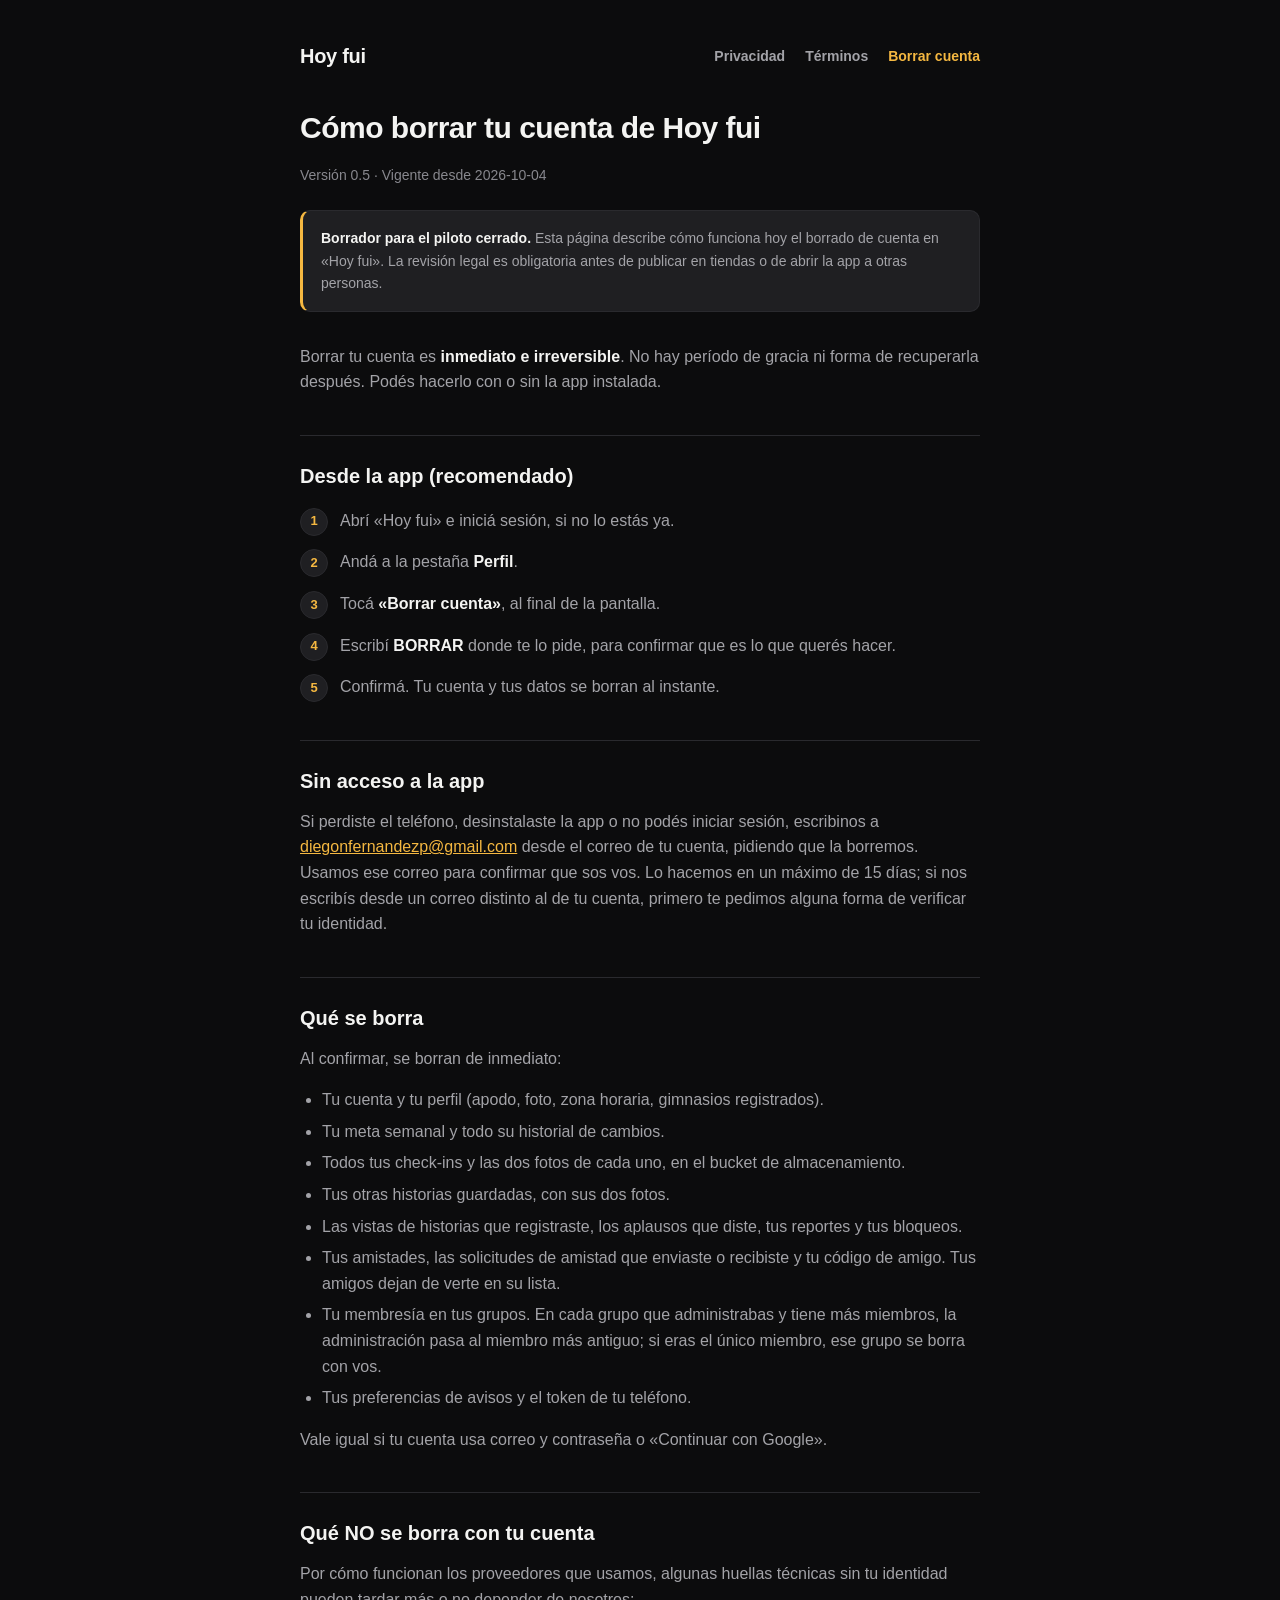
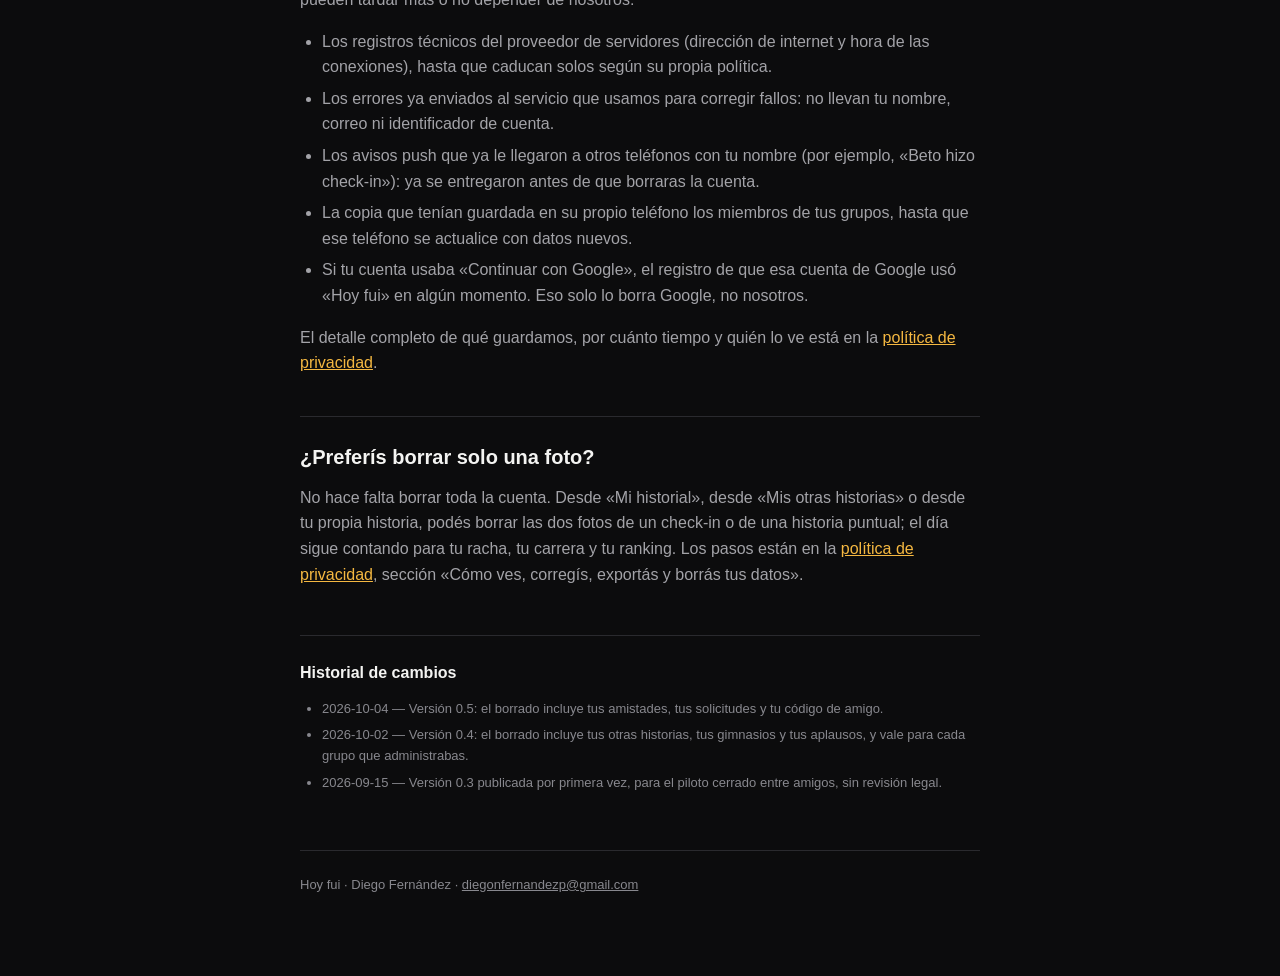
<file: borrar-cuenta/index.html>
<!doctype html>
<html lang="es">
<head>
  <meta charset="utf-8" />
  <meta name="viewport" content="width=device-width, initial-scale=1" />
  <title>Borrar tu cuenta · Hoy fui</title>
  <link rel="stylesheet" href="../style.css" />
</head>
<body>
  <div class="contenedor">
    <header class="marca">
      <a class="nombre" href="/hoy-fui-legal/">Hoy fui</a>
      <nav class="paginas">
        <a href="/hoy-fui-legal/privacidad/">Privacidad</a>
        <a href="/hoy-fui-legal/terminos/">Términos</a>
        <a href="/hoy-fui-legal/borrar-cuenta/" aria-current="page">Borrar cuenta</a>
      </nav>
    </header>

    <h1>Cómo borrar tu cuenta de Hoy fui</h1>
    <p class="meta">Versión 0.5 · Vigente desde 2026-10-04</p>

    <div class="aviso">
      <strong>Borrador para el piloto cerrado.</strong> Esta página describe cómo funciona
      hoy el borrado de cuenta en «Hoy fui». La revisión legal es obligatoria antes de
      publicar en tiendas o de abrir la app a otras personas.
    </div>

    <p>
      Borrar tu cuenta es <strong>inmediato e irreversible</strong>. No hay período de gracia
      ni forma de recuperarla después. Podés hacerlo con o sin la app instalada.
    </p>

    <h2>Desde la app (recomendado)</h2>
    <ol class="pasos">
      <li>Abrí «Hoy fui» e iniciá sesión, si no lo estás ya.</li>
      <li>Andá a la pestaña <strong>Perfil</strong>.</li>
      <li>Tocá <strong>«Borrar cuenta»</strong>, al final de la pantalla.</li>
      <li>Escribí <strong>BORRAR</strong> donde te lo pide, para confirmar que es lo que
        querés hacer.</li>
      <li>Confirmá. Tu cuenta y tus datos se borran al instante.</li>
    </ol>

    <h2>Sin acceso a la app</h2>
    <p>
      Si perdiste el teléfono, desinstalaste la app o no podés iniciar sesión, escribinos a
      <a href="mailto:diegonfernandezp@gmail.com">diegonfernandezp@gmail.com</a> desde el
      correo de tu cuenta, pidiendo que la borremos. Usamos ese correo para confirmar que sos
      vos. Lo hacemos en un máximo de 15 días; si nos escribís desde un correo distinto al de
      tu cuenta, primero te pedimos alguna forma de verificar tu identidad.
    </p>

    <h2>Qué se borra</h2>
    <p>Al confirmar, se borran de inmediato:</p>
    <ul>
      <li>Tu cuenta y tu perfil (apodo, foto, zona horaria, gimnasios registrados).</li>
      <li>Tu meta semanal y todo su historial de cambios.</li>
      <li>Todos tus check-ins y las dos fotos de cada uno, en el bucket de almacenamiento.</li>
      <li>Tus otras historias guardadas, con sus dos fotos.</li>
      <li>Las vistas de historias que registraste, los aplausos que diste, tus reportes y tus
        bloqueos.</li>
      <li>Tus amistades, las solicitudes de amistad que enviaste o recibiste y tu código de amigo.
        Tus amigos dejan de verte en su lista.</li>
      <li>Tu membresía en tus grupos. En cada grupo que administrabas y tiene más miembros, la
        administración pasa al miembro más antiguo; si eras el único miembro, ese grupo se
        borra con vos.</li>
      <li>Tus preferencias de avisos y el token de tu teléfono.</li>
    </ul>
    <p>Vale igual si tu cuenta usa correo y contraseña o «Continuar con Google».</p>

    <h2>Qué NO se borra con tu cuenta</h2>
    <p>
      Por cómo funcionan los proveedores que usamos, algunas huellas técnicas sin tu
      identidad pueden tardar más o no depender de nosotros:
    </p>
    <ul>
      <li>Los registros técnicos del proveedor de servidores (dirección de internet y hora de
        las conexiones), hasta que caducan solos según su propia política.</li>
      <li>Los errores ya enviados al servicio que usamos para corregir fallos: no llevan tu
        nombre, correo ni identificador de cuenta.</li>
      <li>Los avisos push que ya le llegaron a otros teléfonos con tu nombre (por ejemplo,
        «Beto hizo check-in»): ya se entregaron antes de que borraras la cuenta.</li>
      <li>La copia que tenían guardada en su propio teléfono los miembros de tus grupos, hasta
        que ese teléfono se actualice con datos nuevos.</li>
      <li>Si tu cuenta usaba «Continuar con Google», el registro de que esa cuenta de Google
        usó «Hoy fui» en algún momento. Eso solo lo borra Google, no nosotros.</li>
    </ul>
    <p>
      El detalle completo de qué guardamos, por cuánto tiempo y quién lo ve está en la
      <a href="/hoy-fui-legal/privacidad/">política de privacidad</a>.
    </p>

    <h2>¿Preferís borrar solo una foto?</h2>
    <p>
      No hace falta borrar toda la cuenta. Desde «Mi historial», desde «Mis otras historias» o desde tu
      propia historia, podés borrar las dos fotos de un check-in o de una historia puntual; el día sigue contando para tu
      racha, tu carrera y tu ranking. Los pasos están en la
      <a href="/hoy-fui-legal/privacidad/">política de privacidad</a>, sección «Cómo ves,
      corregís, exportás y borrás tus datos».
    </p>

    <div class="historial">
      <h2>Historial de cambios</h2>
      <ul>
        <li>2026-10-04 — Versión 0.5: el borrado incluye tus amistades, tus solicitudes y tu código de amigo.</li>
        <li>2026-10-02 — Versión 0.4: el borrado incluye tus otras historias, tus gimnasios y tus aplausos, y vale para cada grupo que administrabas.</li>
        <li>2026-09-15 — Versión 0.3 publicada por primera vez, para el piloto cerrado entre amigos, sin revisión legal.</li>
      </ul>
    </div>

    <footer class="pie">
      Hoy fui · Diego Fernández ·
      <a href="mailto:diegonfernandezp@gmail.com">diegonfernandezp@gmail.com</a>
    </footer>
  </div>
</body>
</html>
</file>
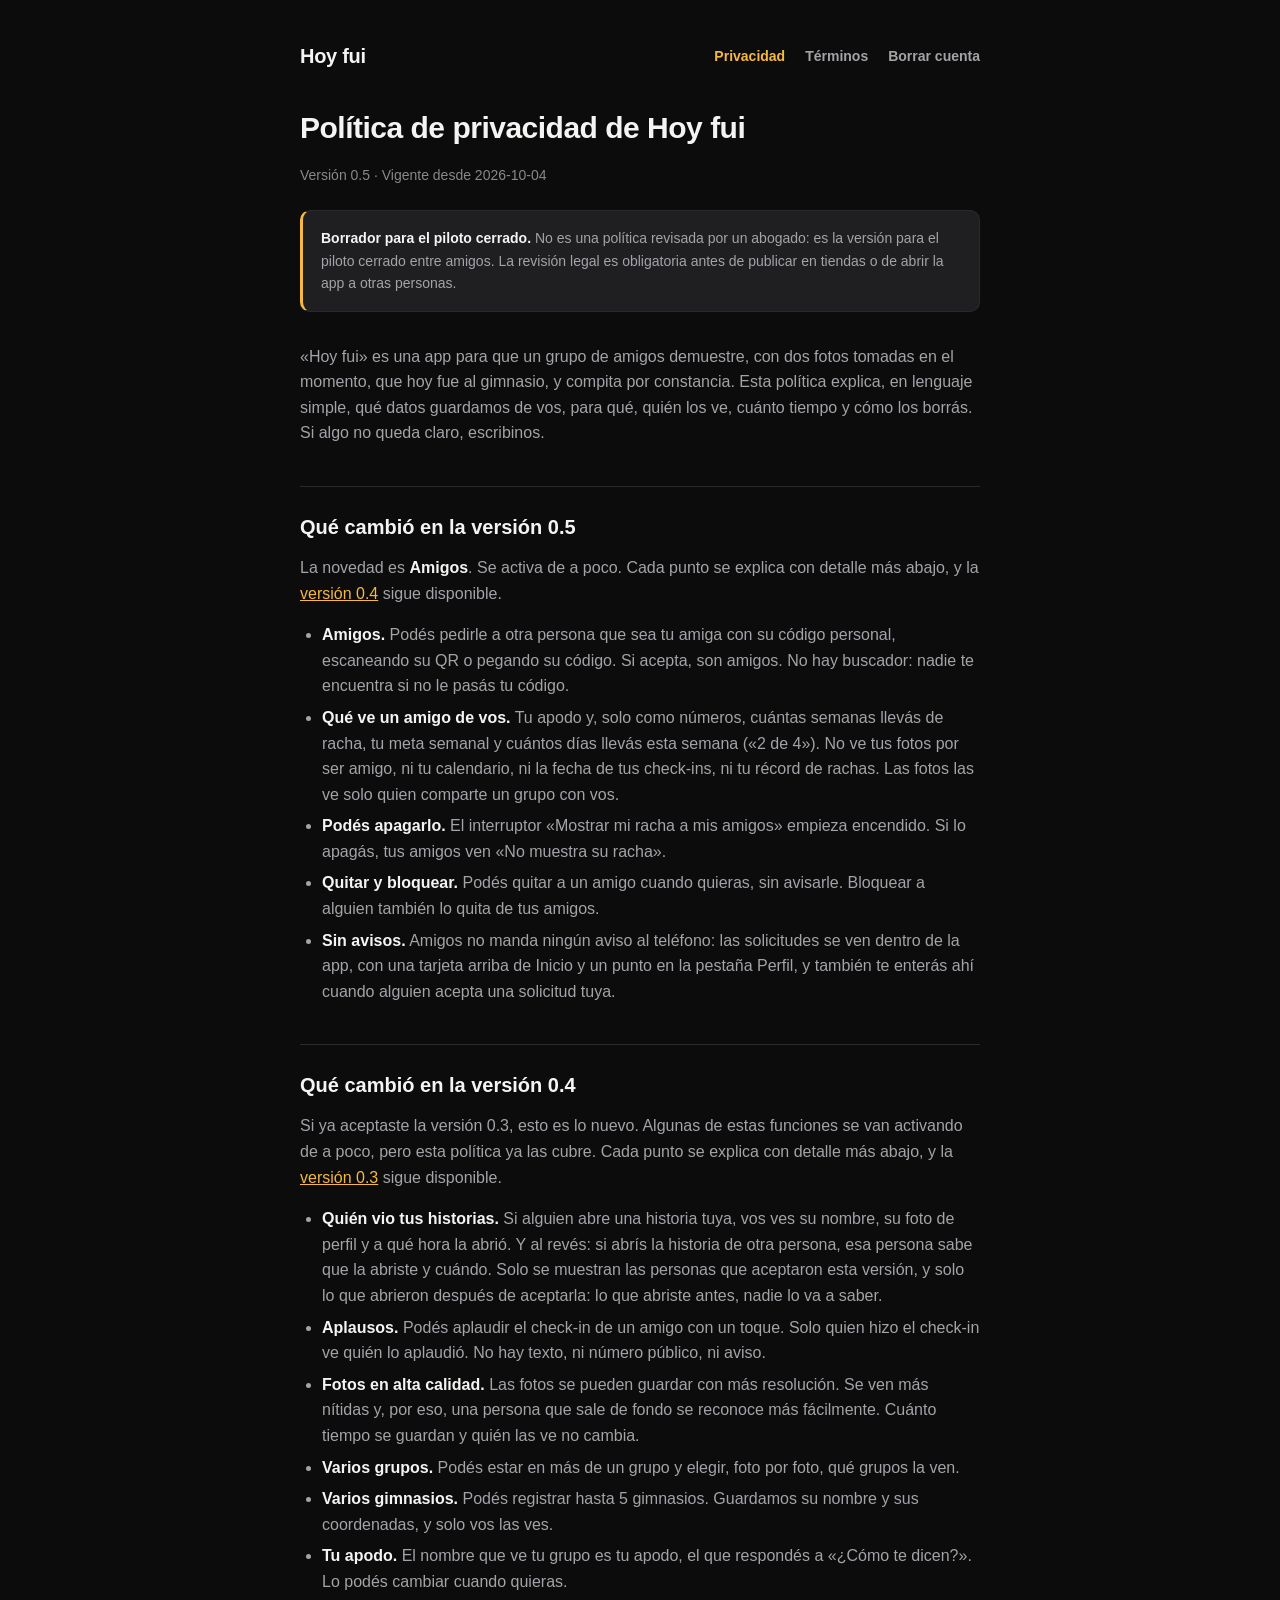
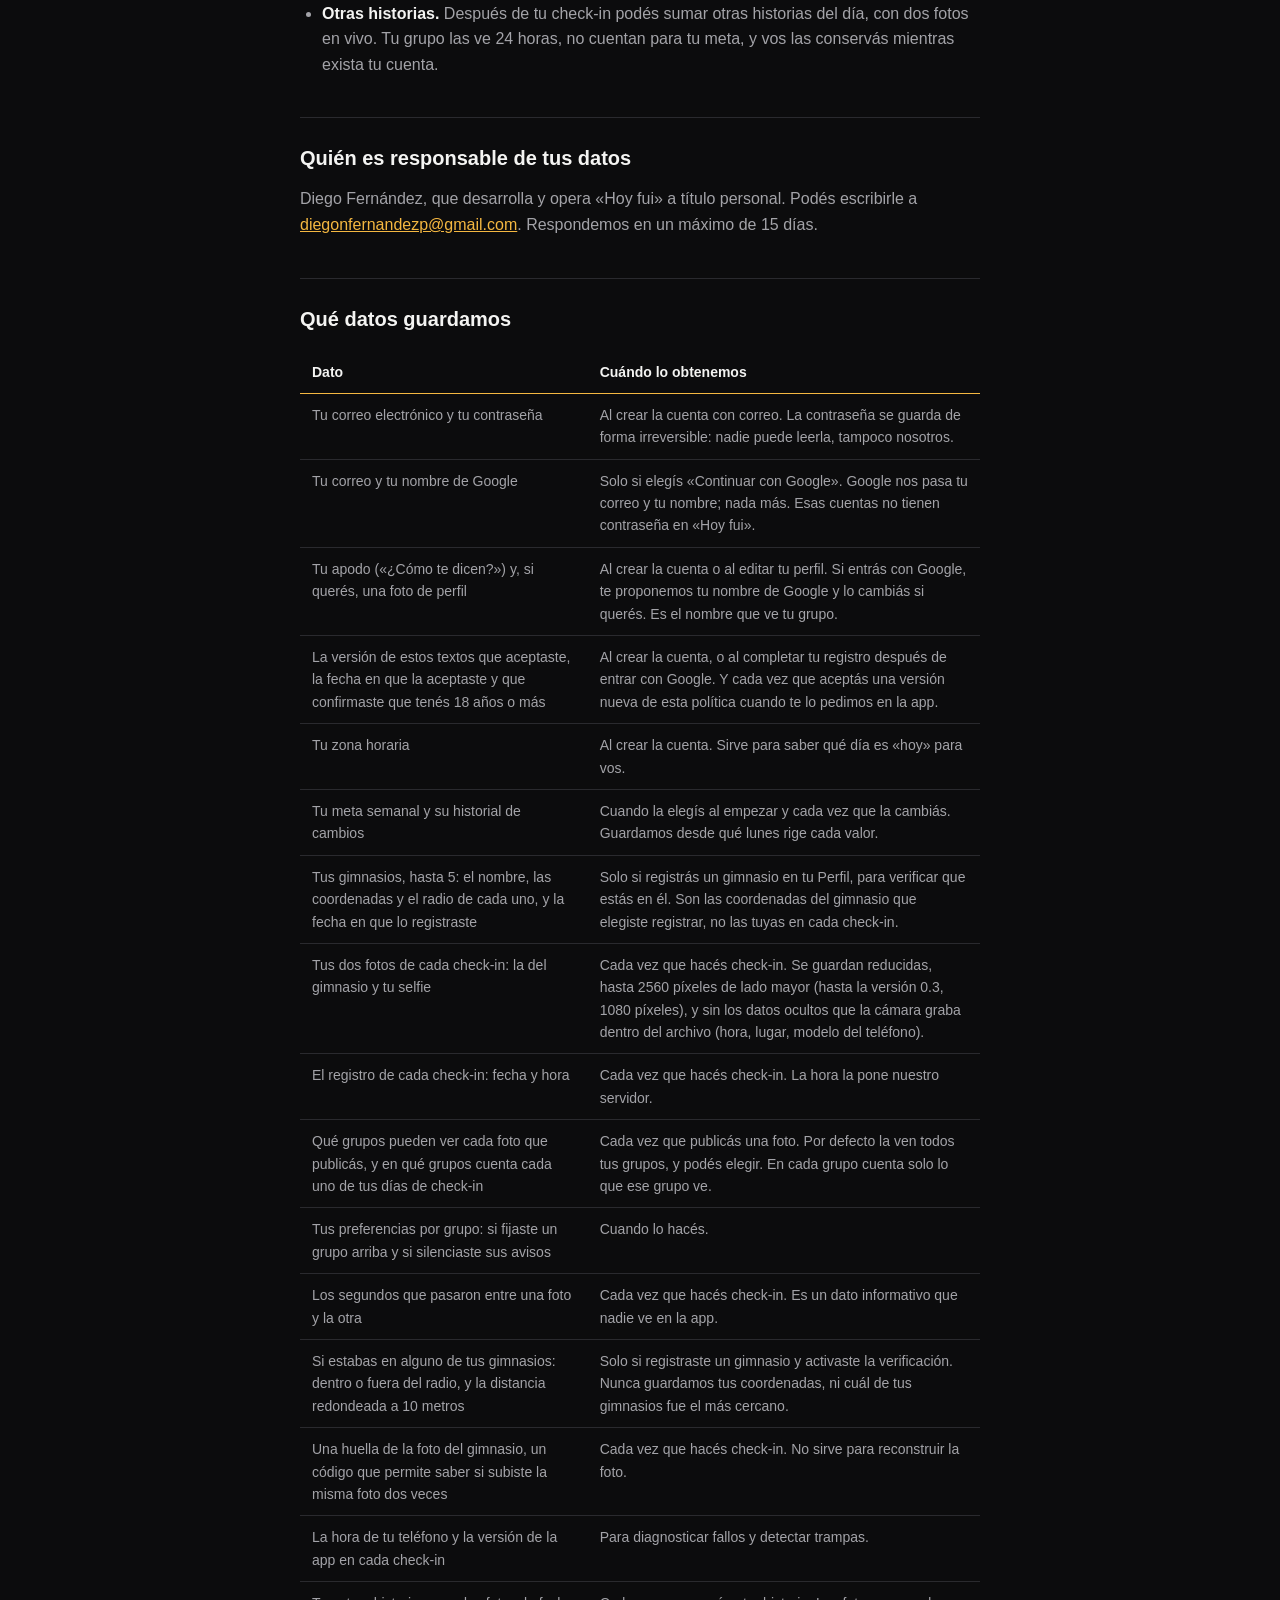
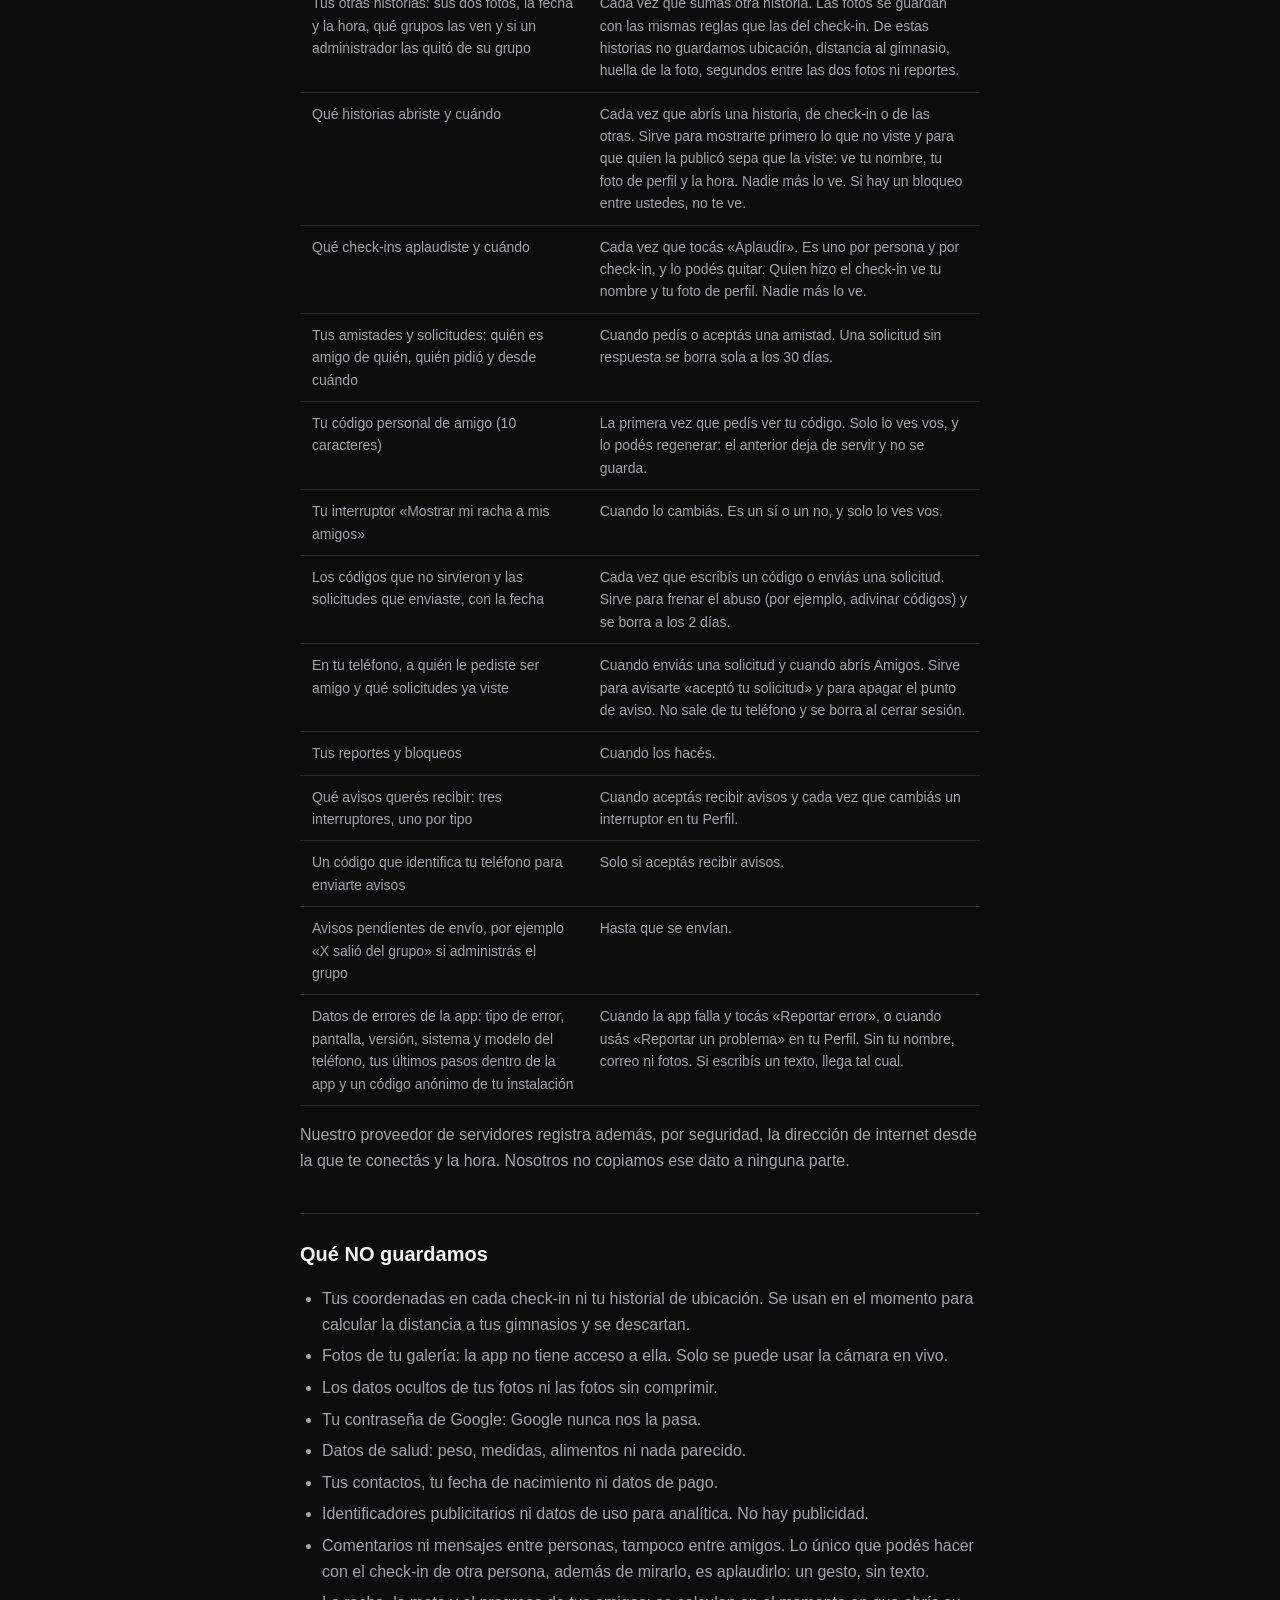
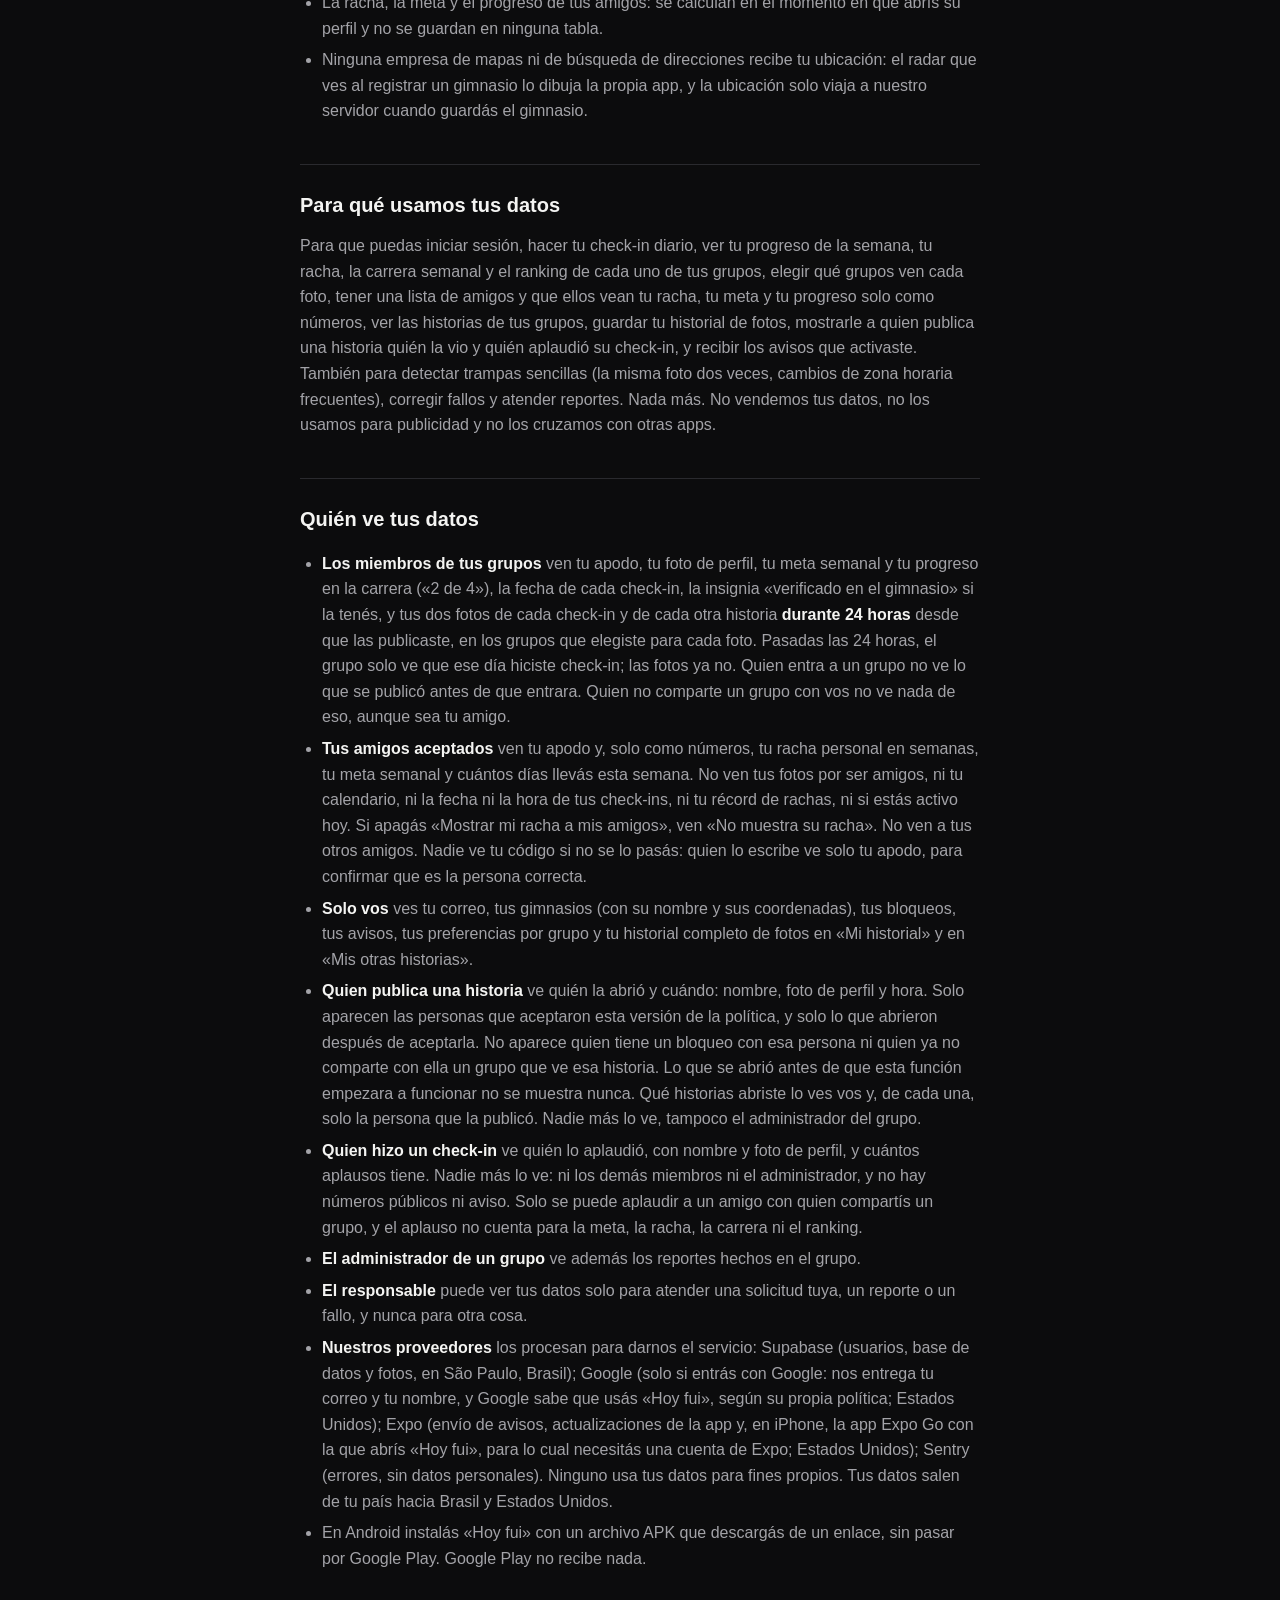
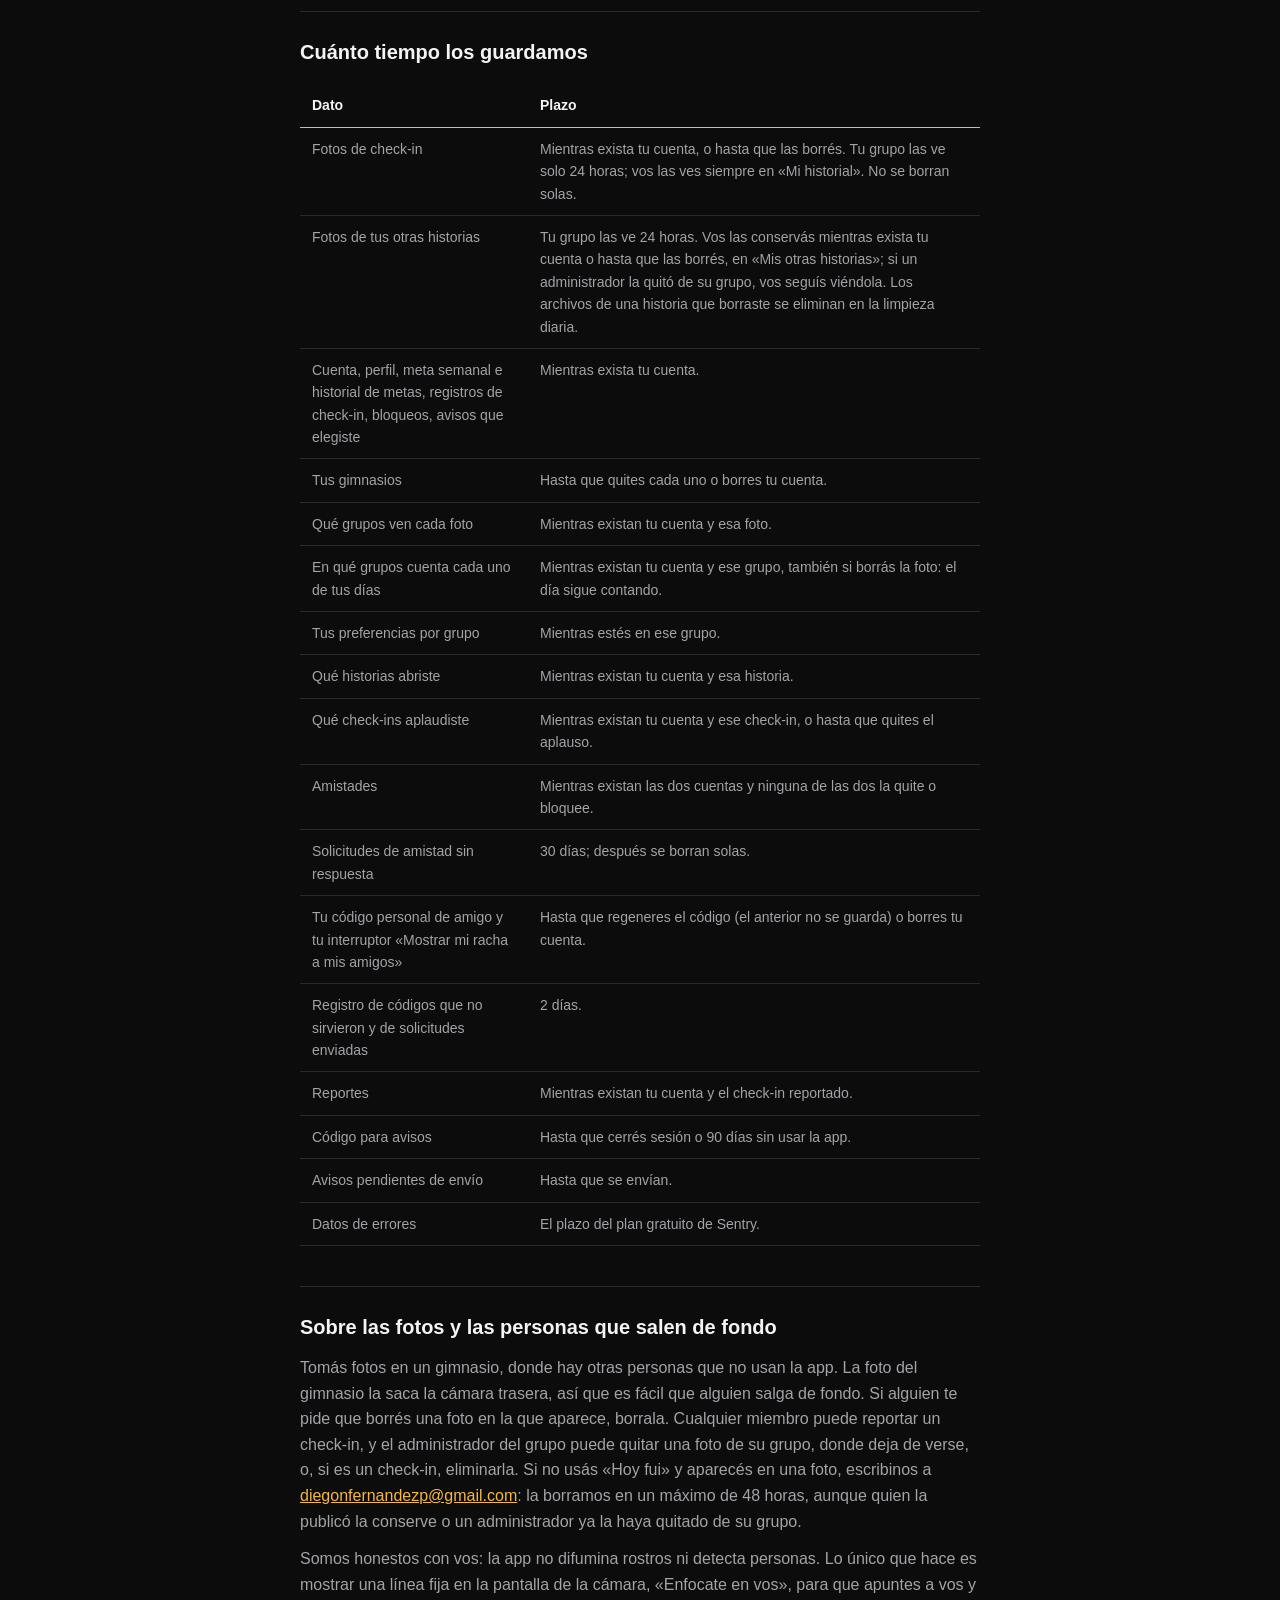
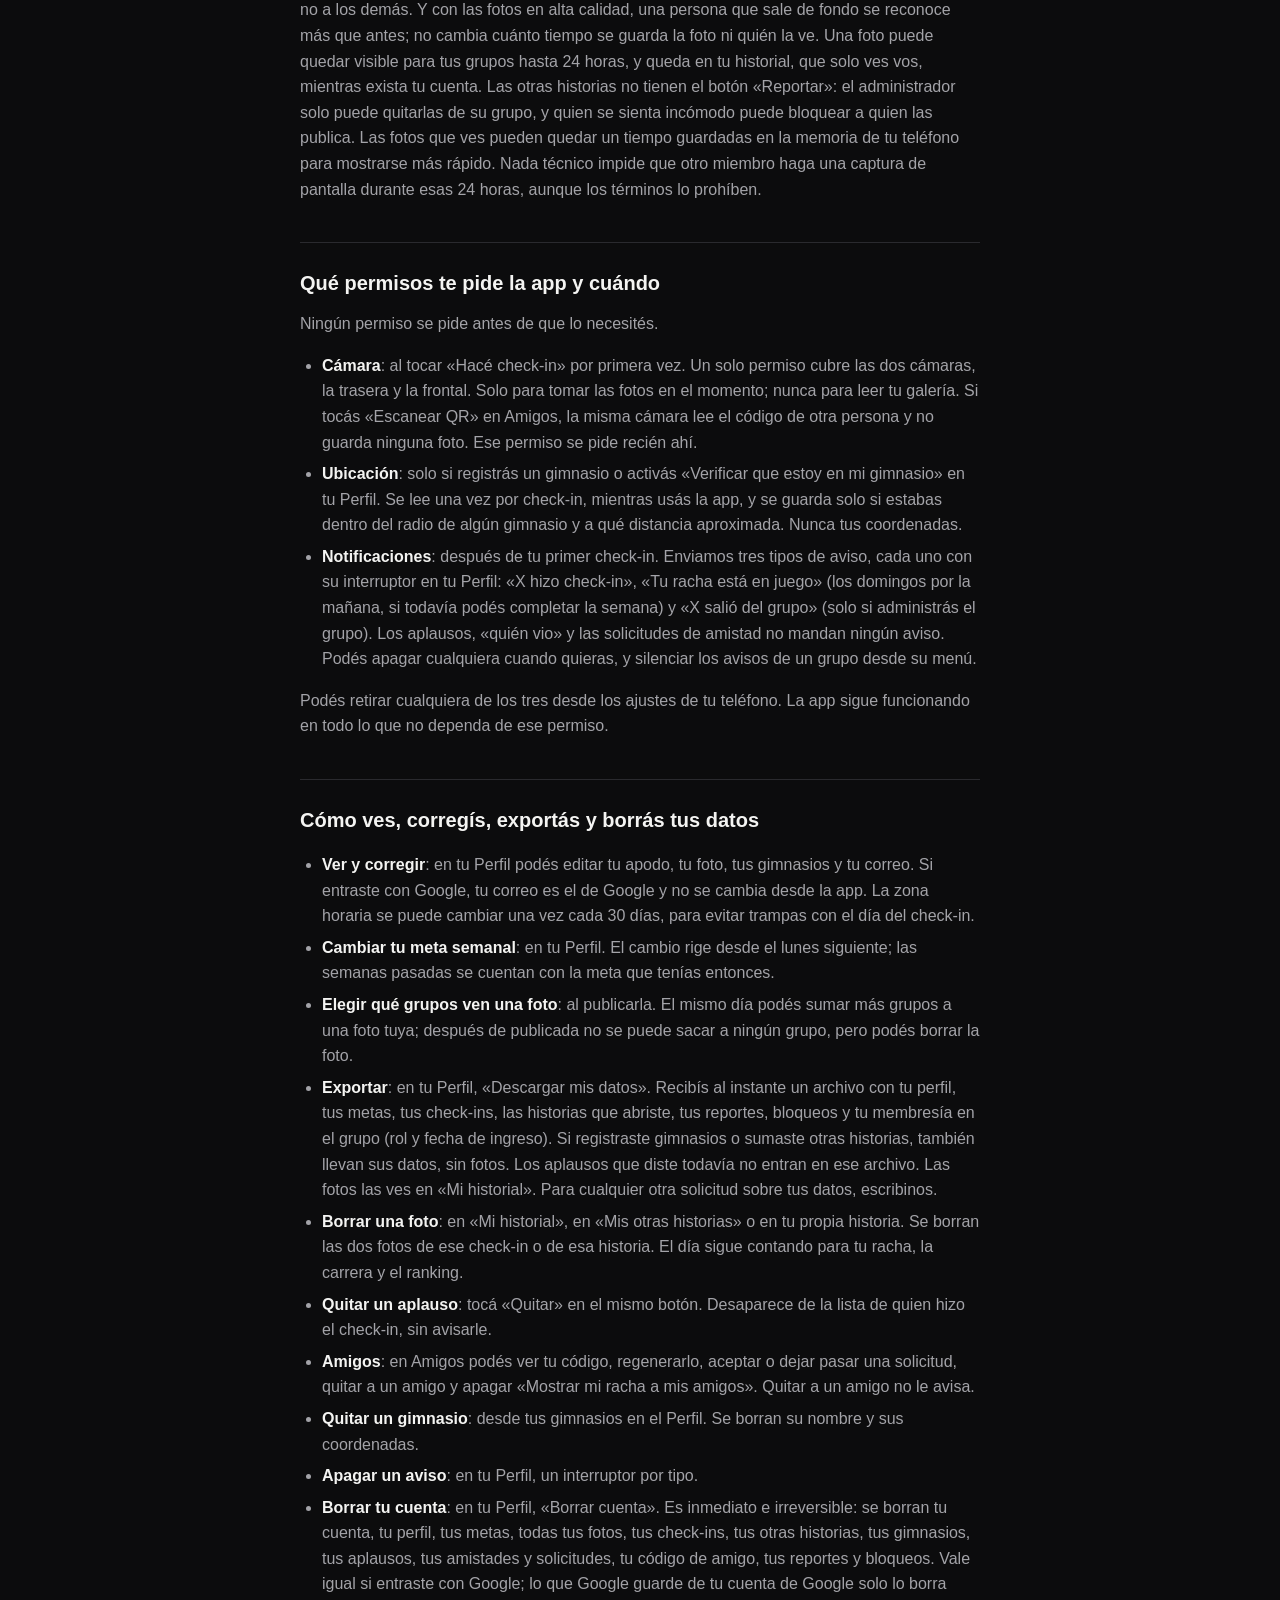
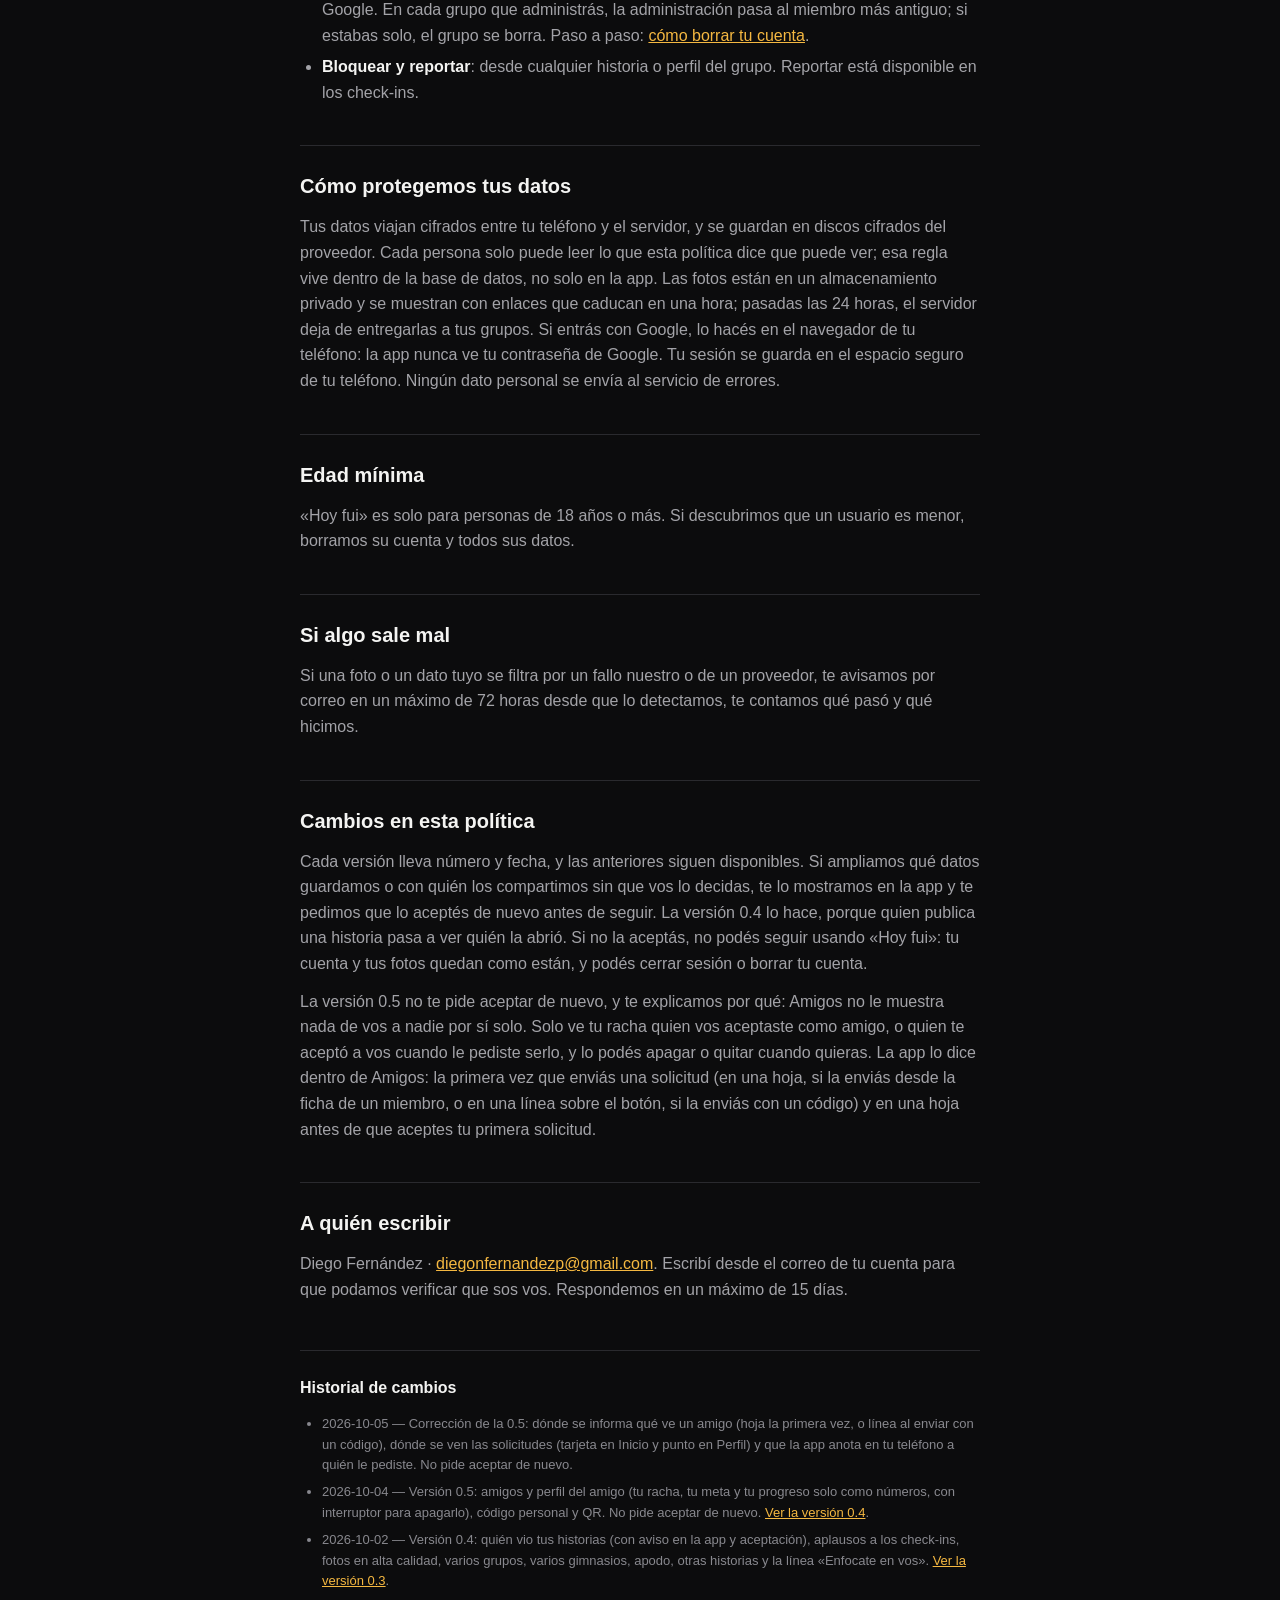
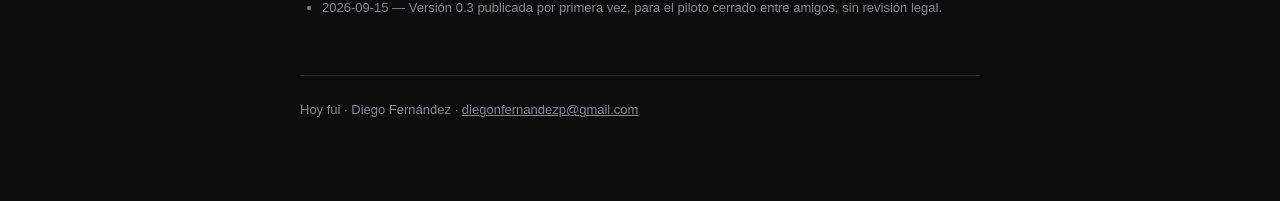
<file: privacidad/index.html>
<!doctype html>
<html lang="es">
<head>
  <meta charset="utf-8" />
  <meta name="viewport" content="width=device-width, initial-scale=1" />
  <title>Política de privacidad · Hoy fui</title>
  <link rel="stylesheet" href="../style.css" />
</head>
<body>
  <div class="contenedor">
    <header class="marca">
      <a class="nombre" href="/hoy-fui-legal/">Hoy fui</a>
      <nav class="paginas">
        <a href="/hoy-fui-legal/privacidad/" aria-current="page">Privacidad</a>
        <a href="/hoy-fui-legal/terminos/">Términos</a>
        <a href="/hoy-fui-legal/borrar-cuenta/">Borrar cuenta</a>
      </nav>
    </header>

    <h1>Política de privacidad de Hoy fui</h1>
    <p class="meta">Versión 0.5 · Vigente desde 2026-10-04</p>

    <div class="aviso">
      <strong>Borrador para el piloto cerrado.</strong> No es una política revisada por un
      abogado: es la versión para el piloto cerrado entre amigos. La revisión legal es
      obligatoria antes de publicar en tiendas o de abrir la app a otras personas.
    </div>

    <p>«Hoy fui» es una app para que un grupo de amigos demuestre, con dos fotos tomadas en
    el momento, que hoy fue al gimnasio, y compita por constancia. Esta política explica, en
    lenguaje simple, qué datos guardamos de vos, para qué, quién los ve, cuánto tiempo y
    cómo los borrás. Si algo no queda claro, escribinos.</p>

    <h2>Qué cambió en la versión 0.5</h2>
    <p>La novedad es <strong>Amigos</strong>. Se activa de a poco. Cada punto se explica con
    detalle más abajo, y la <a href="/hoy-fui-legal/privacidad/v0-4/">versión 0.4</a> sigue
    disponible.</p>

    <ul>
      <li><strong>Amigos.</strong> Podés pedirle a otra persona que sea tu amiga con su
      código personal, escaneando su QR o pegando su código. Si acepta, son amigos. No hay
      buscador: nadie te encuentra si no le pasás tu código.</li>
      <li><strong>Qué ve un amigo de vos.</strong> Tu apodo y, solo como números, cuántas
      semanas llevás de racha, tu meta semanal y cuántos días llevás esta semana («2 de 4»).
      No ve tus fotos por ser amigo, ni tu calendario, ni la fecha de tus check-ins, ni tu
      récord de rachas. Las fotos las ve solo quien comparte un grupo con vos.</li>
      <li><strong>Podés apagarlo.</strong> El interruptor «Mostrar mi racha a mis amigos»
      empieza encendido. Si lo apagás, tus amigos ven «No muestra su racha».</li>
      <li><strong>Quitar y bloquear.</strong> Podés quitar a un amigo cuando quieras, sin
      avisarle. Bloquear a alguien también lo quita de tus amigos.</li>
      <li><strong>Sin avisos.</strong> Amigos no manda ningún aviso al teléfono: las
      solicitudes se ven dentro de la app, con una tarjeta arriba de Inicio y un punto en la
      pestaña Perfil, y también te enterás ahí cuando alguien acepta una solicitud
      tuya.</li>
    </ul>

    <h2>Qué cambió en la versión 0.4</h2>
    <p>Si ya aceptaste la versión 0.3, esto es lo nuevo. Algunas de estas funciones se van
    activando de a poco, pero esta política ya las cubre. Cada punto se explica con detalle
    más abajo, y la <a href="/hoy-fui-legal/privacidad/v0-3/">versión 0.3</a> sigue
    disponible.</p>

    <ul>
      <li><strong>Quién vio tus historias.</strong> Si alguien abre una historia tuya, vos
      ves su nombre, su foto de perfil y a qué hora la abrió. Y al revés: si abrís la
      historia de otra persona, esa persona sabe que la abriste y cuándo. Solo se muestran
      las personas que aceptaron esta versión, y solo lo que abrieron después de aceptarla:
      lo que abriste antes, nadie lo va a saber.</li>
      <li><strong>Aplausos.</strong> Podés aplaudir el check-in de un amigo con un toque.
      Solo quien hizo el check-in ve quién lo aplaudió. No hay texto, ni número público, ni
      aviso.</li>
      <li><strong>Fotos en alta calidad.</strong> Las fotos se pueden guardar con más
      resolución. Se ven más nítidas y, por eso, una persona que sale de fondo se reconoce
      más fácilmente. Cuánto tiempo se guardan y quién las ve no cambia.</li>
      <li><strong>Varios grupos.</strong> Podés estar en más de un grupo y elegir, foto por
      foto, qué grupos la ven.</li>
      <li><strong>Varios gimnasios.</strong> Podés registrar hasta 5 gimnasios. Guardamos su
      nombre y sus coordenadas, y solo vos las ves.</li>
      <li><strong>Tu apodo.</strong> El nombre que ve tu grupo es tu apodo, el que respondés
      a «¿Cómo te dicen?». Lo podés cambiar cuando quieras.</li>
      <li><strong>Otras historias.</strong> Después de tu check-in podés sumar otras
      historias del día, con dos fotos en vivo. Tu grupo las ve 24 horas, no cuentan para tu
      meta, y vos las conservás mientras exista tu cuenta.</li>
    </ul>

    <h2>Quién es responsable de tus datos</h2>
    <p>Diego Fernández, que desarrolla y opera «Hoy fui» a título personal. Podés escribirle
    a <a href="mailto:diegonfernandezp@gmail.com">diegonfernandezp@gmail.com</a>.
    Respondemos en un máximo de 15 días.</p>

    <h2>Qué datos guardamos</h2>
    <table>
      <thead>
        <tr><th>Dato</th><th>Cuándo lo obtenemos</th></tr>
      </thead>
      <tbody>
        <tr><td>Tu correo electrónico y tu contraseña</td><td>Al crear la cuenta con correo. La contraseña se guarda de forma irreversible: nadie puede leerla, tampoco nosotros.</td></tr>
        <tr><td>Tu correo y tu nombre de Google</td><td>Solo si elegís «Continuar con Google». Google nos pasa tu correo y tu nombre; nada más. Esas cuentas no tienen contraseña en «Hoy fui».</td></tr>
        <tr><td>Tu apodo («¿Cómo te dicen?») y, si querés, una foto de perfil</td><td>Al crear la cuenta o al editar tu perfil. Si entrás con Google, te proponemos tu nombre de Google y lo cambiás si querés. Es el nombre que ve tu grupo.</td></tr>
        <tr><td>La versión de estos textos que aceptaste, la fecha en que la aceptaste y que confirmaste que tenés 18 años o más</td><td>Al crear la cuenta, o al completar tu registro después de entrar con Google. Y cada vez que aceptás una versión nueva de esta política cuando te lo pedimos en la app.</td></tr>
        <tr><td>Tu zona horaria</td><td>Al crear la cuenta. Sirve para saber qué día es «hoy» para vos.</td></tr>
        <tr><td>Tu meta semanal y su historial de cambios</td><td>Cuando la elegís al empezar y cada vez que la cambiás. Guardamos desde qué lunes rige cada valor.</td></tr>
        <tr><td>Tus gimnasios, hasta 5: el nombre, las coordenadas y el radio de cada uno, y la fecha en que lo registraste</td><td>Solo si registrás un gimnasio en tu Perfil, para verificar que estás en él. Son las coordenadas del gimnasio que elegiste registrar, no las tuyas en cada check-in.</td></tr>
        <tr><td>Tus dos fotos de cada check-in: la del gimnasio y tu selfie</td><td>Cada vez que hacés check-in. Se guardan reducidas, hasta 2560 píxeles de lado mayor (hasta la versión 0.3, 1080 píxeles), y sin los datos ocultos que la cámara graba dentro del archivo (hora, lugar, modelo del teléfono).</td></tr>
        <tr><td>El registro de cada check-in: fecha y hora</td><td>Cada vez que hacés check-in. La hora la pone nuestro servidor.</td></tr>
        <tr><td>Qué grupos pueden ver cada foto que publicás, y en qué grupos cuenta cada uno de tus días de check-in</td><td>Cada vez que publicás una foto. Por defecto la ven todos tus grupos, y podés elegir. En cada grupo cuenta solo lo que ese grupo ve.</td></tr>
        <tr><td>Tus preferencias por grupo: si fijaste un grupo arriba y si silenciaste sus avisos</td><td>Cuando lo hacés.</td></tr>
        <tr><td>Los segundos que pasaron entre una foto y la otra</td><td>Cada vez que hacés check-in. Es un dato informativo que nadie ve en la app.</td></tr>
        <tr><td>Si estabas en alguno de tus gimnasios: dentro o fuera del radio, y la distancia redondeada a 10 metros</td><td>Solo si registraste un gimnasio y activaste la verificación. Nunca guardamos tus coordenadas, ni cuál de tus gimnasios fue el más cercano.</td></tr>
        <tr><td>Una huella de la foto del gimnasio, un código que permite saber si subiste la misma foto dos veces</td><td>Cada vez que hacés check-in. No sirve para reconstruir la foto.</td></tr>
        <tr><td>La hora de tu teléfono y la versión de la app en cada check-in</td><td>Para diagnosticar fallos y detectar trampas.</td></tr>
        <tr><td>Tus otras historias: sus dos fotos, la fecha y la hora, qué grupos las ven y si un administrador las quitó de su grupo</td><td>Cada vez que sumás otra historia. Las fotos se guardan con las mismas reglas que las del check-in. De estas historias no guardamos ubicación, distancia al gimnasio, huella de la foto, segundos entre las dos fotos ni reportes.</td></tr>
        <tr><td>Qué historias abriste y cuándo</td><td>Cada vez que abrís una historia, de check-in o de las otras. Sirve para mostrarte primero lo que no viste y para que quien la publicó sepa que la viste: ve tu nombre, tu foto de perfil y la hora. Nadie más lo ve. Si hay un bloqueo entre ustedes, no te ve.</td></tr>
        <tr><td>Qué check-ins aplaudiste y cuándo</td><td>Cada vez que tocás «Aplaudir». Es uno por persona y por check-in, y lo podés quitar. Quien hizo el check-in ve tu nombre y tu foto de perfil. Nadie más lo ve.</td></tr>
        <tr><td>Tus amistades y solicitudes: quién es amigo de quién, quién pidió y desde cuándo</td><td>Cuando pedís o aceptás una amistad. Una solicitud sin respuesta se borra sola a los 30 días.</td></tr>
        <tr><td>Tu código personal de amigo (10 caracteres)</td><td>La primera vez que pedís ver tu código. Solo lo ves vos, y lo podés regenerar: el anterior deja de servir y no se guarda.</td></tr>
        <tr><td>Tu interruptor «Mostrar mi racha a mis amigos»</td><td>Cuando lo cambiás. Es un sí o un no, y solo lo ves vos.</td></tr>
        <tr><td>Los códigos que no sirvieron y las solicitudes que enviaste, con la fecha</td><td>Cada vez que escribís un código o enviás una solicitud. Sirve para frenar el abuso (por ejemplo, adivinar códigos) y se borra a los 2 días.</td></tr>
        <tr><td>En tu teléfono, a quién le pediste ser amigo y qué solicitudes ya viste</td><td>Cuando enviás una solicitud y cuando abrís Amigos. Sirve para avisarte «aceptó tu solicitud» y para apagar el punto de aviso. No sale de tu teléfono y se borra al cerrar sesión.</td></tr>
        <tr><td>Tus reportes y bloqueos</td><td>Cuando los hacés.</td></tr>
        <tr><td>Qué avisos querés recibir: tres interruptores, uno por tipo</td><td>Cuando aceptás recibir avisos y cada vez que cambiás un interruptor en tu Perfil.</td></tr>
        <tr><td>Un código que identifica tu teléfono para enviarte avisos</td><td>Solo si aceptás recibir avisos.</td></tr>
        <tr><td>Avisos pendientes de envío, por ejemplo «X salió del grupo» si administrás el grupo</td><td>Hasta que se envían.</td></tr>
        <tr><td>Datos de errores de la app: tipo de error, pantalla, versión, sistema y modelo del teléfono, tus últimos pasos dentro de la app y un código anónimo de tu instalación</td><td>Cuando la app falla y tocás «Reportar error», o cuando usás «Reportar un problema» en tu Perfil. Sin tu nombre, correo ni fotos. Si escribís un texto, llega tal cual.</td></tr>
      </tbody>
    </table>

    <p>Nuestro proveedor de servidores registra además, por seguridad, la dirección de
    internet desde la que te conectás y la hora. Nosotros no copiamos ese dato a ninguna
    parte.</p>

    <h2>Qué NO guardamos</h2>
    <ul>
      <li>Tus coordenadas en cada check-in ni tu historial de ubicación. Se usan en el
      momento para calcular la distancia a tus gimnasios y se descartan.</li>
      <li>Fotos de tu galería: la app no tiene acceso a ella. Solo se puede usar la cámara
      en vivo.</li>
      <li>Los datos ocultos de tus fotos ni las fotos sin comprimir.</li>
      <li>Tu contraseña de Google: Google nunca nos la pasa.</li>
      <li>Datos de salud: peso, medidas, alimentos ni nada parecido.</li>
      <li>Tus contactos, tu fecha de nacimiento ni datos de pago.</li>
      <li>Identificadores publicitarios ni datos de uso para analítica. No hay
      publicidad.</li>
      <li>Comentarios ni mensajes entre personas, tampoco entre amigos. Lo único que podés
      hacer con el check-in de otra persona, además de mirarlo, es aplaudirlo: un gesto, sin
      texto.</li>
      <li>La racha, la meta y el progreso de tus amigos: se calculan en el momento en que
      abrís su perfil y no se guardan en ninguna tabla.</li>
      <li>Ninguna empresa de mapas ni de búsqueda de direcciones recibe tu ubicación: el
      radar que ves al registrar un gimnasio lo dibuja la propia app, y la ubicación solo
      viaja a nuestro servidor cuando guardás el gimnasio.</li>
    </ul>

    <h2>Para qué usamos tus datos</h2>
    <p>Para que puedas iniciar sesión, hacer tu check-in diario, ver tu progreso de la
    semana, tu racha, la carrera semanal y el ranking de cada uno de tus grupos, elegir qué
    grupos ven cada foto, tener una lista de amigos y que ellos vean tu racha, tu meta y tu
    progreso solo como números, ver las historias de tus grupos, guardar tu historial de
    fotos, mostrarle a quien publica una historia quién la vio y quién aplaudió su check-in,
    y recibir los avisos que activaste. También para detectar trampas sencillas (la misma
    foto dos veces, cambios de zona horaria frecuentes), corregir fallos y atender reportes.
    Nada más. No vendemos tus datos, no los usamos para publicidad y no los cruzamos con
    otras apps.</p>

    <h2>Quién ve tus datos</h2>
    <ul>
      <li><strong>Los miembros de tus grupos</strong> ven tu apodo, tu foto de perfil, tu
      meta semanal y tu progreso en la carrera («2 de 4»), la fecha de cada check-in, la
      insignia «verificado en el gimnasio» si la tenés, y tus dos fotos de cada check-in y
      de cada otra historia <strong>durante 24 horas</strong> desde que las publicaste, en
      los grupos que elegiste para cada foto. Pasadas las 24 horas, el grupo solo ve que ese
      día hiciste check-in; las fotos ya no. Quien entra a un grupo no ve lo que se publicó
      antes de que entrara. Quien no comparte un grupo con vos no ve nada de eso, aunque sea
      tu amigo.</li>
      <li><strong>Tus amigos aceptados</strong> ven tu apodo y, solo como números, tu racha
      personal en semanas, tu meta semanal y cuántos días llevás esta semana. No ven tus
      fotos por ser amigos, ni tu calendario, ni la fecha ni la hora de tus check-ins, ni tu
      récord de rachas, ni si estás activo hoy. Si apagás «Mostrar mi racha a mis amigos»,
      ven «No muestra su racha». No ven a tus otros amigos. Nadie ve tu código si no se lo
      pasás: quien lo escribe ve solo tu apodo, para confirmar que es la persona
      correcta.</li>
      <li><strong>Solo vos</strong> ves tu correo, tus gimnasios (con su nombre y sus
      coordenadas), tus bloqueos, tus avisos, tus preferencias por grupo y tu historial
      completo de fotos en «Mi historial» y en «Mis otras historias».</li>
      <li><strong>Quien publica una historia</strong> ve quién la abrió y cuándo: nombre,
      foto de perfil y hora. Solo aparecen las personas que aceptaron esta versión de la
      política, y solo lo que abrieron después de aceptarla. No aparece quien tiene un
      bloqueo con esa persona ni quien ya no comparte con ella un grupo que ve esa historia.
      Lo que se abrió antes de que esta función empezara a funcionar no se muestra nunca.
      Qué historias abriste lo ves vos y, de cada una, solo la persona que la publicó. Nadie
      más lo ve, tampoco el administrador del grupo.</li>
      <li><strong>Quien hizo un check-in</strong> ve quién lo aplaudió, con nombre y foto de
      perfil, y cuántos aplausos tiene. Nadie más lo ve: ni los demás miembros ni el
      administrador, y no hay números públicos ni aviso. Solo se puede aplaudir a un amigo
      con quien compartís un grupo, y el aplauso no cuenta para la meta, la racha, la
      carrera ni el ranking.</li>
      <li><strong>El administrador de un grupo</strong> ve además los reportes hechos en el
      grupo.</li>
      <li><strong>El responsable</strong> puede ver tus datos solo para atender una
      solicitud tuya, un reporte o un fallo, y nunca para otra cosa.</li>
      <li><strong>Nuestros proveedores</strong> los procesan para darnos el servicio:
      Supabase (usuarios, base de datos y fotos, en São Paulo, Brasil); Google (solo si
      entrás con Google: nos entrega tu correo y tu nombre, y Google sabe que usás «Hoy
      fui», según su propia política; Estados Unidos); Expo (envío de avisos,
      actualizaciones de la app y, en iPhone, la app Expo Go con la que abrís «Hoy fui»,
      para lo cual necesitás una cuenta de Expo; Estados Unidos); Sentry (errores, sin datos
      personales). Ninguno usa tus datos para fines propios. Tus datos salen de tu país
      hacia Brasil y Estados Unidos.</li>
      <li>En Android instalás «Hoy fui» con un archivo APK que descargás de un enlace, sin
      pasar por Google Play. Google Play no recibe nada.</li>
    </ul>

    <h2>Cuánto tiempo los guardamos</h2>
    <table>
      <thead>
        <tr><th>Dato</th><th>Plazo</th></tr>
      </thead>
      <tbody>
        <tr><td>Fotos de check-in</td><td>Mientras exista tu cuenta, o hasta que las borrés. Tu grupo las ve solo 24 horas; vos las ves siempre en «Mi historial». No se borran solas.</td></tr>
        <tr><td>Fotos de tus otras historias</td><td>Tu grupo las ve 24 horas. Vos las conservás mientras exista tu cuenta o hasta que las borrés, en «Mis otras historias»; si un administrador la quitó de su grupo, vos seguís viéndola. Los archivos de una historia que borraste se eliminan en la limpieza diaria.</td></tr>
        <tr><td>Cuenta, perfil, meta semanal e historial de metas, registros de check-in, bloqueos, avisos que elegiste</td><td>Mientras exista tu cuenta.</td></tr>
        <tr><td>Tus gimnasios</td><td>Hasta que quites cada uno o borres tu cuenta.</td></tr>
        <tr><td>Qué grupos ven cada foto</td><td>Mientras existan tu cuenta y esa foto.</td></tr>
        <tr><td>En qué grupos cuenta cada uno de tus días</td><td>Mientras existan tu cuenta y ese grupo, también si borrás la foto: el día sigue contando.</td></tr>
        <tr><td>Tus preferencias por grupo</td><td>Mientras estés en ese grupo.</td></tr>
        <tr><td>Qué historias abriste</td><td>Mientras existan tu cuenta y esa historia.</td></tr>
        <tr><td>Qué check-ins aplaudiste</td><td>Mientras existan tu cuenta y ese check-in, o hasta que quites el aplauso.</td></tr>
        <tr><td>Amistades</td><td>Mientras existan las dos cuentas y ninguna de las dos la quite o bloquee.</td></tr>
        <tr><td>Solicitudes de amistad sin respuesta</td><td>30 días; después se borran solas.</td></tr>
        <tr><td>Tu código personal de amigo y tu interruptor «Mostrar mi racha a mis amigos»</td><td>Hasta que regeneres el código (el anterior no se guarda) o borres tu cuenta.</td></tr>
        <tr><td>Registro de códigos que no sirvieron y de solicitudes enviadas</td><td>2 días.</td></tr>
        <tr><td>Reportes</td><td>Mientras existan tu cuenta y el check-in reportado.</td></tr>
        <tr><td>Código para avisos</td><td>Hasta que cerrés sesión o 90 días sin usar la app.</td></tr>
        <tr><td>Avisos pendientes de envío</td><td>Hasta que se envían.</td></tr>
        <tr><td>Datos de errores</td><td>El plazo del plan gratuito de Sentry.</td></tr>
      </tbody>
    </table>

    <h2>Sobre las fotos y las personas que salen de fondo</h2>
    <p>Tomás fotos en un gimnasio, donde hay otras personas que no usan la app. La foto del
    gimnasio la saca la cámara trasera, así que es fácil que alguien salga de fondo. Si
    alguien te pide que borrés una foto en la que aparece, borrala. Cualquier miembro puede
    reportar un check-in, y el administrador del grupo puede quitar una foto de su grupo,
    donde deja de verse, o, si es un check-in, eliminarla. Si no usás «Hoy fui» y aparecés
    en una foto, escribinos a <a
    href="mailto:diegonfernandezp@gmail.com">diegonfernandezp@gmail.com</a>: la borramos en
    un máximo de 48 horas, aunque quien la publicó la conserve o un administrador ya la haya
    quitado de su grupo.</p>

    <p>Somos honestos con vos: la app no difumina rostros ni detecta personas. Lo único que
    hace es mostrar una línea fija en la pantalla de la cámara, «Enfocate en vos», para que
    apuntes a vos y no a los demás. Y con las fotos en alta calidad, una persona que sale de
    fondo se reconoce más que antes; no cambia cuánto tiempo se guarda la foto ni quién la
    ve. Una foto puede quedar visible para tus grupos hasta 24 horas, y queda en tu
    historial, que solo ves vos, mientras exista tu cuenta. Las otras historias no tienen el
    botón «Reportar»: el administrador solo puede quitarlas de su grupo, y quien se sienta
    incómodo puede bloquear a quien las publica. Las fotos que ves pueden quedar un tiempo
    guardadas en la memoria de tu teléfono para mostrarse más rápido. Nada técnico impide
    que otro miembro haga una captura de pantalla durante esas 24 horas, aunque los términos
    lo prohíben.</p>

    <h2>Qué permisos te pide la app y cuándo</h2>
    <p>Ningún permiso se pide antes de que lo necesités.</p>

    <ul>
      <li><strong>Cámara</strong>: al tocar «Hacé check-in» por primera vez. Un solo permiso
      cubre las dos cámaras, la trasera y la frontal. Solo para tomar las fotos en el
      momento; nunca para leer tu galería. Si tocás «Escanear QR» en Amigos, la misma cámara
      lee el código de otra persona y no guarda ninguna foto. Ese permiso se pide recién
      ahí.</li>
      <li><strong>Ubicación</strong>: solo si registrás un gimnasio o activás «Verificar que
      estoy en mi gimnasio» en tu Perfil. Se lee una vez por check-in, mientras usás la app,
      y se guarda solo si estabas dentro del radio de algún gimnasio y a qué distancia
      aproximada. Nunca tus coordenadas.</li>
      <li><strong>Notificaciones</strong>: después de tu primer check-in. Enviamos tres
      tipos de aviso, cada uno con su interruptor en tu Perfil: «X hizo check-in», «Tu racha
      está en juego» (los domingos por la mañana, si todavía podés completar la semana) y «X
      salió del grupo» (solo si administrás el grupo). Los aplausos, «quién vio» y las
      solicitudes de amistad no mandan ningún aviso. Podés apagar cualquiera cuando quieras,
      y silenciar los avisos de un grupo desde su menú.</li>
    </ul>

    <p>Podés retirar cualquiera de los tres desde los ajustes de tu teléfono. La app sigue
    funcionando en todo lo que no dependa de ese permiso.</p>

    <h2>Cómo ves, corregís, exportás y borrás tus datos</h2>
    <ul>
      <li><strong>Ver y corregir</strong>: en tu Perfil podés editar tu apodo, tu foto, tus
      gimnasios y tu correo. Si entraste con Google, tu correo es el de Google y no se
      cambia desde la app. La zona horaria se puede cambiar una vez cada 30 días, para
      evitar trampas con el día del check-in.</li>
      <li><strong>Cambiar tu meta semanal</strong>: en tu Perfil. El cambio rige desde el
      lunes siguiente; las semanas pasadas se cuentan con la meta que tenías entonces.</li>
      <li><strong>Elegir qué grupos ven una foto</strong>: al publicarla. El mismo día podés
      sumar más grupos a una foto tuya; después de publicada no se puede sacar a ningún
      grupo, pero podés borrar la foto.</li>
      <li><strong>Exportar</strong>: en tu Perfil, «Descargar mis datos». Recibís al
      instante un archivo con tu perfil, tus metas, tus check-ins, las historias que
      abriste, tus reportes, bloqueos y tu membresía en el grupo (rol y fecha de ingreso).
      Si registraste gimnasios o sumaste otras historias, también llevan sus datos, sin
      fotos. Los aplausos que diste todavía no entran en ese archivo. Las fotos las ves en
      «Mi historial». Para cualquier otra solicitud sobre tus datos, escribinos.</li>
      <li><strong>Borrar una foto</strong>: en «Mi historial», en «Mis otras historias» o en
      tu propia historia. Se borran las dos fotos de ese check-in o de esa historia. El día
      sigue contando para tu racha, la carrera y el ranking.</li>
      <li><strong>Quitar un aplauso</strong>: tocá «Quitar» en el mismo botón. Desaparece de
      la lista de quien hizo el check-in, sin avisarle.</li>
      <li><strong>Amigos</strong>: en Amigos podés ver tu código, regenerarlo, aceptar o
      dejar pasar una solicitud, quitar a un amigo y apagar «Mostrar mi racha a mis amigos».
      Quitar a un amigo no le avisa.</li>
      <li><strong>Quitar un gimnasio</strong>: desde tus gimnasios en el Perfil. Se borran
      su nombre y sus coordenadas.</li>
      <li><strong>Apagar un aviso</strong>: en tu Perfil, un interruptor por tipo.</li>
      <li><strong>Borrar tu cuenta</strong>: en tu Perfil, «Borrar cuenta». Es inmediato e
      irreversible: se borran tu cuenta, tu perfil, tus metas, todas tus fotos, tus
      check-ins, tus otras historias, tus gimnasios, tus aplausos, tus amistades y
      solicitudes, tu código de amigo, tus reportes y bloqueos. Vale igual si entraste con
      Google; lo que Google guarde de tu cuenta de Google solo lo borra Google. En cada
      grupo que administrás, la administración pasa al miembro más antiguo; si estabas solo,
      el grupo se borra. Paso a paso: <a href="/hoy-fui-legal/borrar-cuenta/">cómo borrar tu
      cuenta</a>.</li>
      <li><strong>Bloquear y reportar</strong>: desde cualquier historia o perfil del grupo.
      Reportar está disponible en los check-ins.</li>
    </ul>

    <h2>Cómo protegemos tus datos</h2>
    <p>Tus datos viajan cifrados entre tu teléfono y el servidor, y se guardan en discos
    cifrados del proveedor. Cada persona solo puede leer lo que esta política dice que puede
    ver; esa regla vive dentro de la base de datos, no solo en la app. Las fotos están en un
    almacenamiento privado y se muestran con enlaces que caducan en una hora; pasadas las 24
    horas, el servidor deja de entregarlas a tus grupos. Si entrás con Google, lo hacés en
    el navegador de tu teléfono: la app nunca ve tu contraseña de Google. Tu sesión se
    guarda en el espacio seguro de tu teléfono. Ningún dato personal se envía al servicio de
    errores.</p>

    <h2>Edad mínima</h2>
    <p>«Hoy fui» es solo para personas de 18 años o más. Si descubrimos que un usuario es
    menor, borramos su cuenta y todos sus datos.</p>

    <h2>Si algo sale mal</h2>
    <p>Si una foto o un dato tuyo se filtra por un fallo nuestro o de un proveedor, te
    avisamos por correo en un máximo de 72 horas desde que lo detectamos, te contamos qué
    pasó y qué hicimos.</p>

    <h2>Cambios en esta política</h2>
    <p>Cada versión lleva número y fecha, y las anteriores siguen disponibles. Si ampliamos
    qué datos guardamos o con quién los compartimos sin que vos lo decidas, te lo mostramos
    en la app y te pedimos que lo aceptés de nuevo antes de seguir. La versión 0.4 lo hace,
    porque quien publica una historia pasa a ver quién la abrió. Si no la aceptás, no podés
    seguir usando «Hoy fui»: tu cuenta y tus fotos quedan como están, y podés cerrar sesión
    o borrar tu cuenta.</p>

    <p>La versión 0.5 no te pide aceptar de nuevo, y te explicamos por qué: Amigos no le
    muestra nada de vos a nadie por sí solo. Solo ve tu racha quien vos aceptaste como
    amigo, o quien te aceptó a vos cuando le pediste serlo, y lo podés apagar o quitar
    cuando quieras. La app lo dice dentro de Amigos: la primera vez que enviás una solicitud
    (en una hoja, si la enviás desde la ficha de un miembro, o en una línea sobre el botón,
    si la enviás con un código) y en una hoja antes de que aceptes tu primera solicitud.</p>

    <h2>A quién escribir</h2>
    <p>Diego Fernández · <a
    href="mailto:diegonfernandezp@gmail.com">diegonfernandezp@gmail.com</a>. Escribí desde
    el correo de tu cuenta para que podamos verificar que sos vos. Respondemos en un máximo
    de 15 días.</p>

    <div class="historial">
      <h2>Historial de cambios</h2>
      <ul>
        <li>2026-10-05 — Corrección de la 0.5: dónde se informa qué ve un amigo (hoja la
        primera vez, o línea al enviar con un código), dónde se ven las solicitudes (tarjeta
        en Inicio y punto en Perfil) y que la app anota en tu teléfono a quién le pediste.
        No pide aceptar de nuevo.</li>
        <li>2026-10-04 — Versión 0.5: amigos y perfil del amigo (tu racha, tu meta y tu
        progreso solo como números, con interruptor para apagarlo), código personal y QR. No
        pide aceptar de nuevo. <a href="/hoy-fui-legal/privacidad/v0-4/">Ver la versión
        0.4</a>.</li>
        <li>2026-10-02 — Versión 0.4: quién vio tus historias (con aviso en la app y
        aceptación), aplausos a los check-ins, fotos en alta calidad, varios grupos, varios
        gimnasios, apodo, otras historias y la línea «Enfocate en vos». <a
        href="/hoy-fui-legal/privacidad/v0-3/">Ver la versión 0.3</a>.</li>
        <li>2026-09-15 — Versión 0.3 publicada por primera vez, para el piloto cerrado entre
        amigos, sin revisión legal.</li>
      </ul>
    </div>

    <footer class="pie">
      Hoy fui · Diego Fernández ·
      <a href="mailto:diegonfernandezp@gmail.com">diegonfernandezp@gmail.com</a>
    </footer>
  </div>
</body>
</html>
</file>
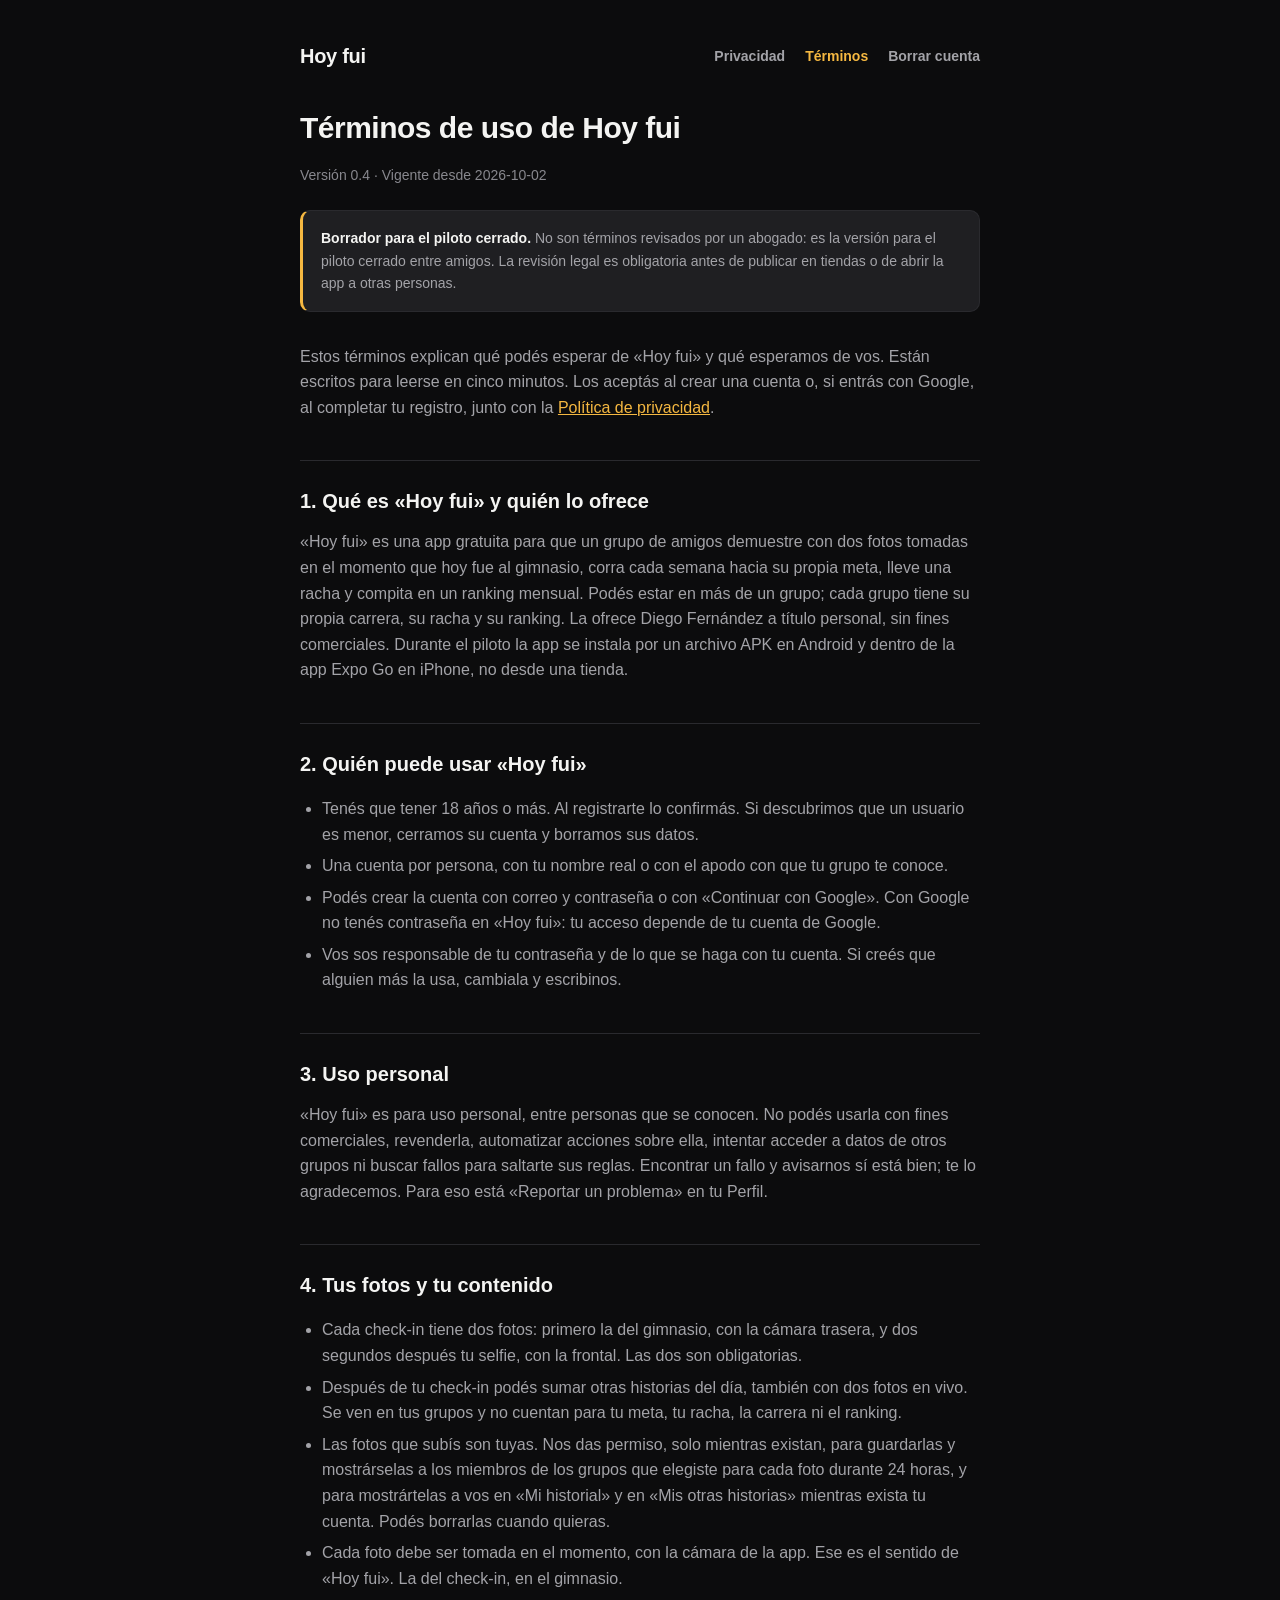
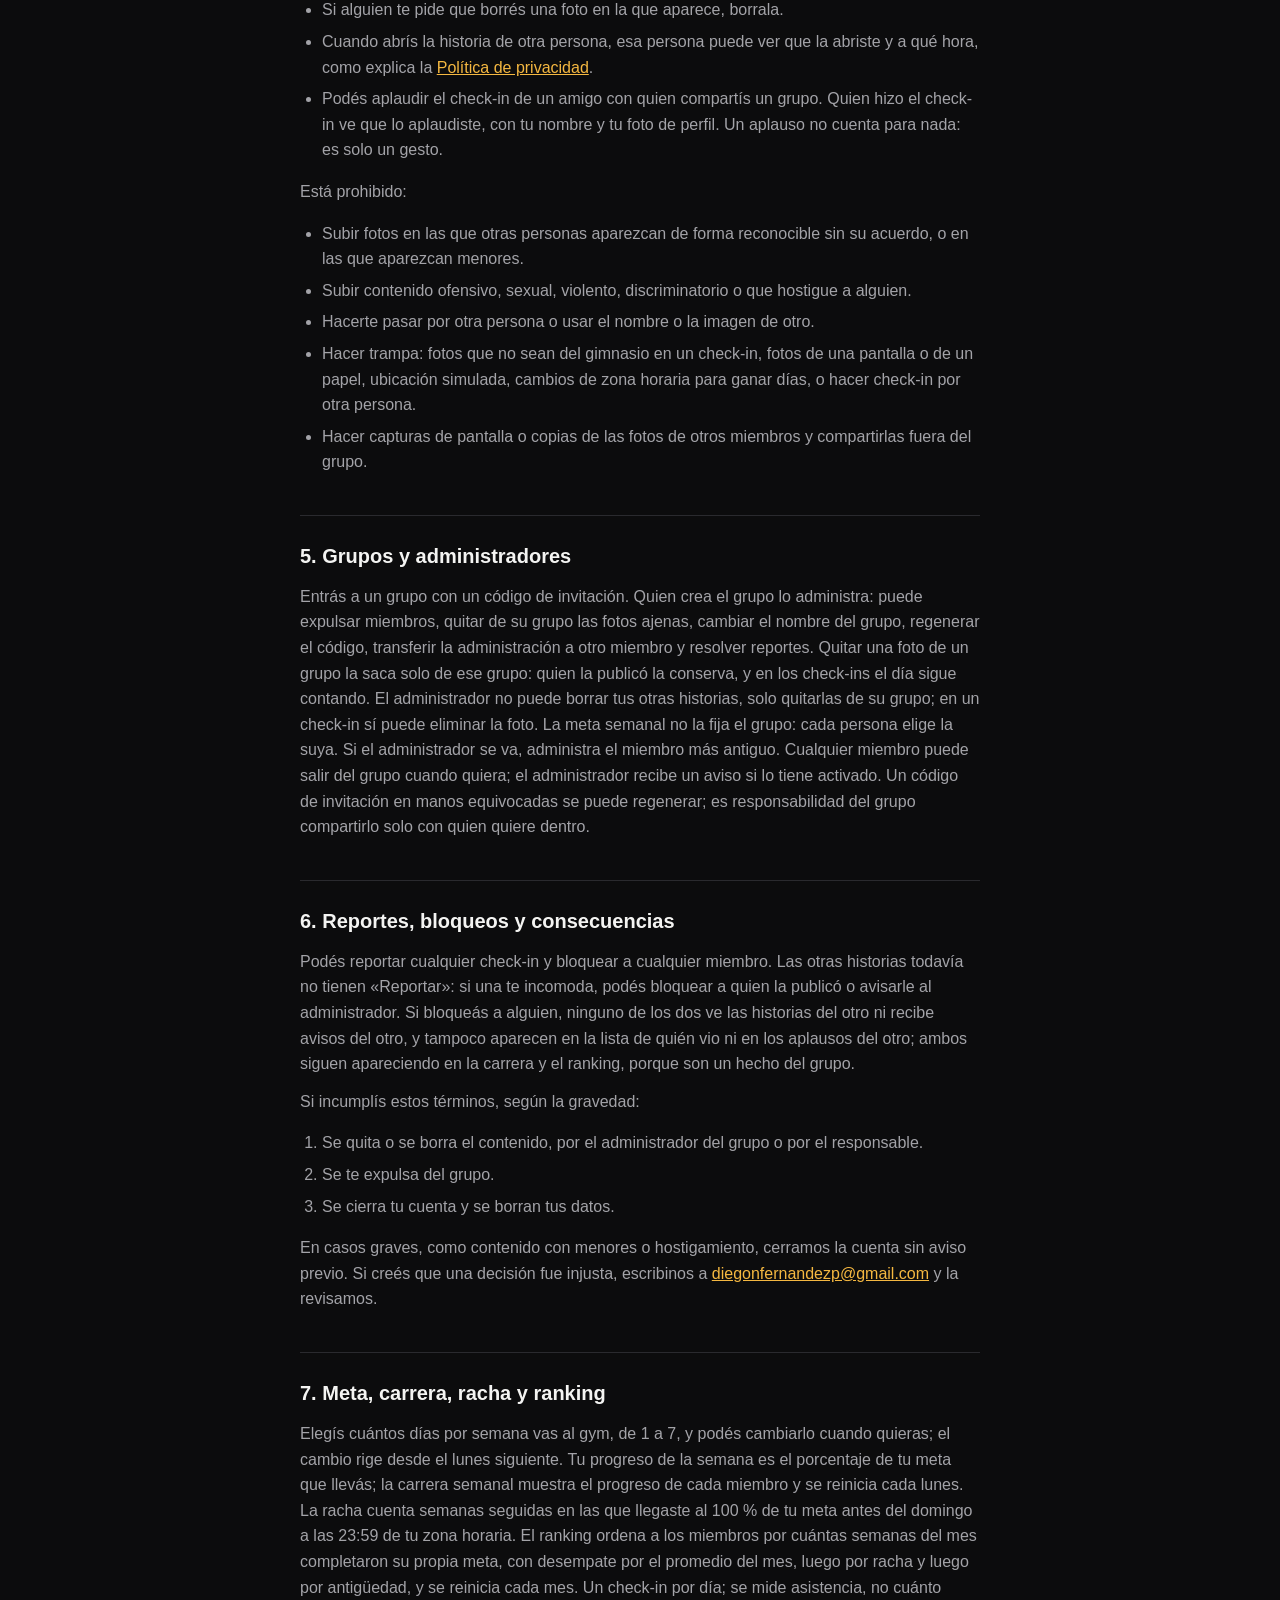
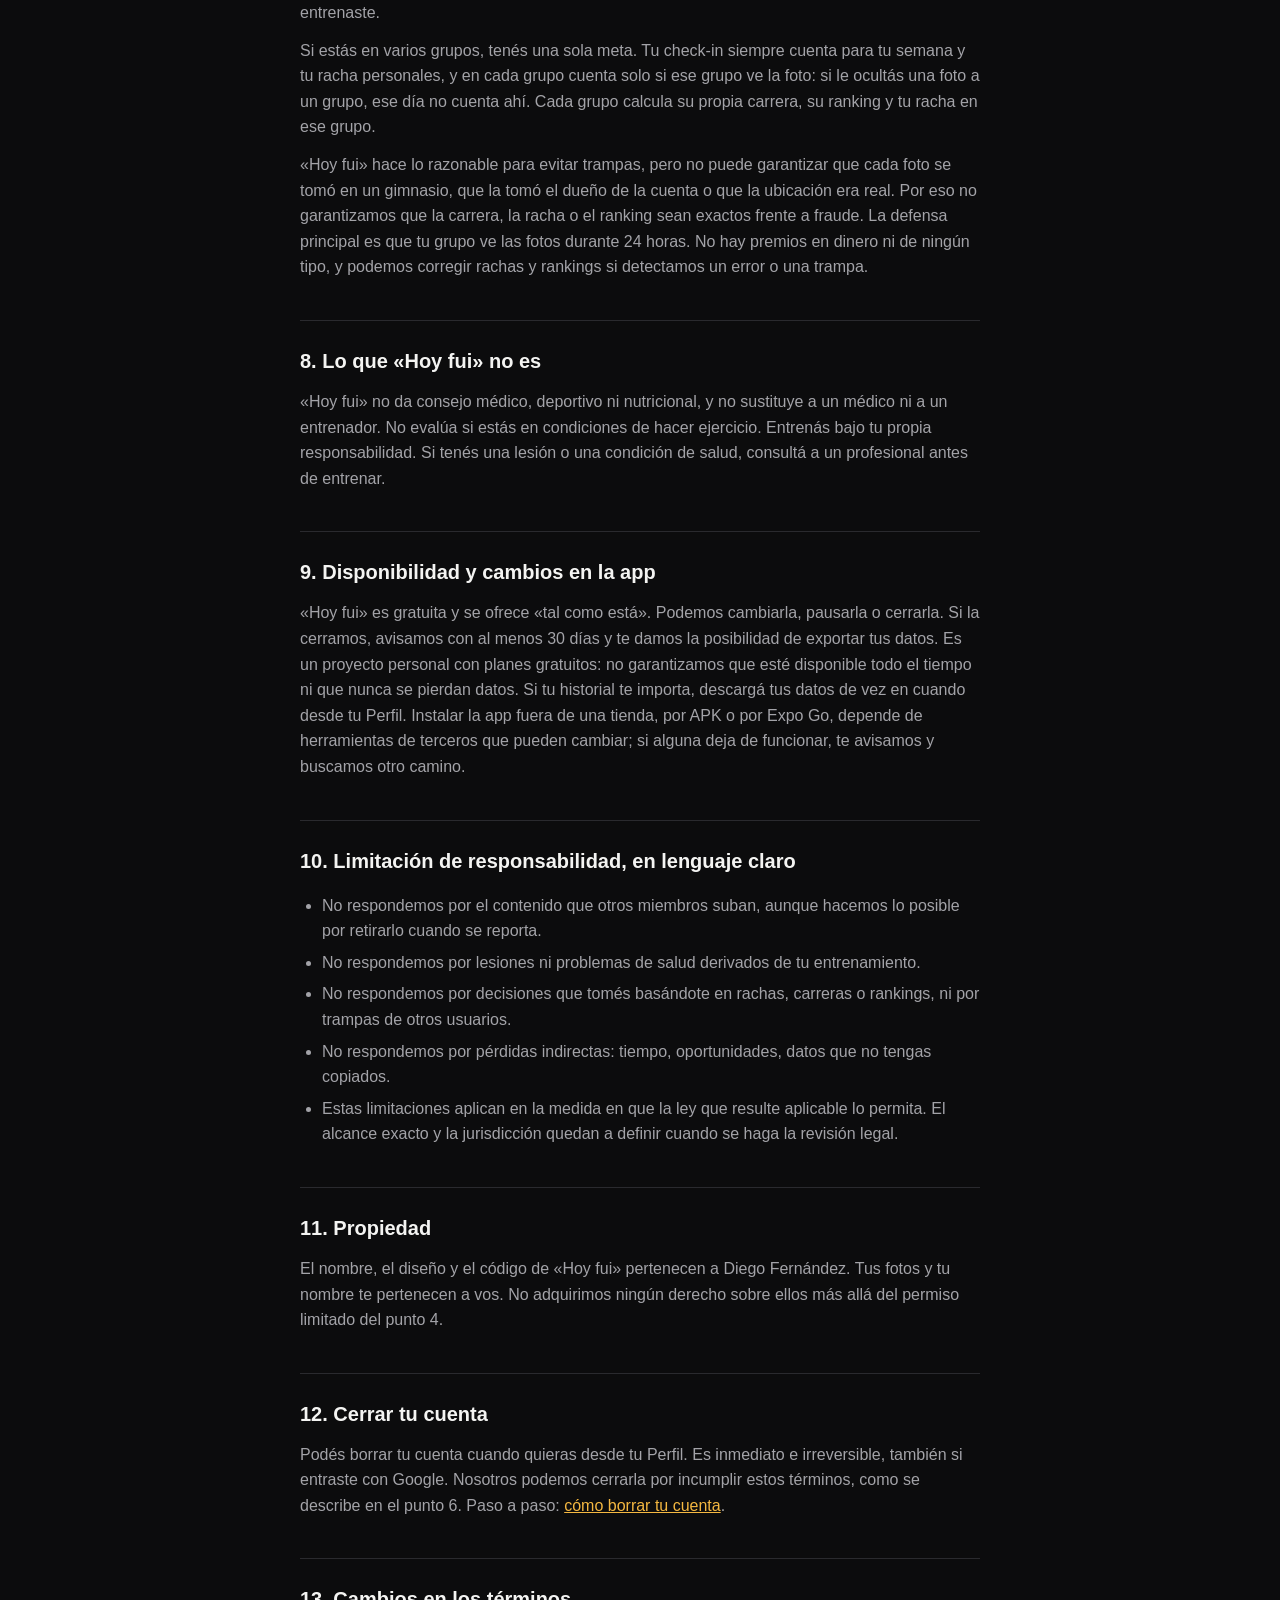
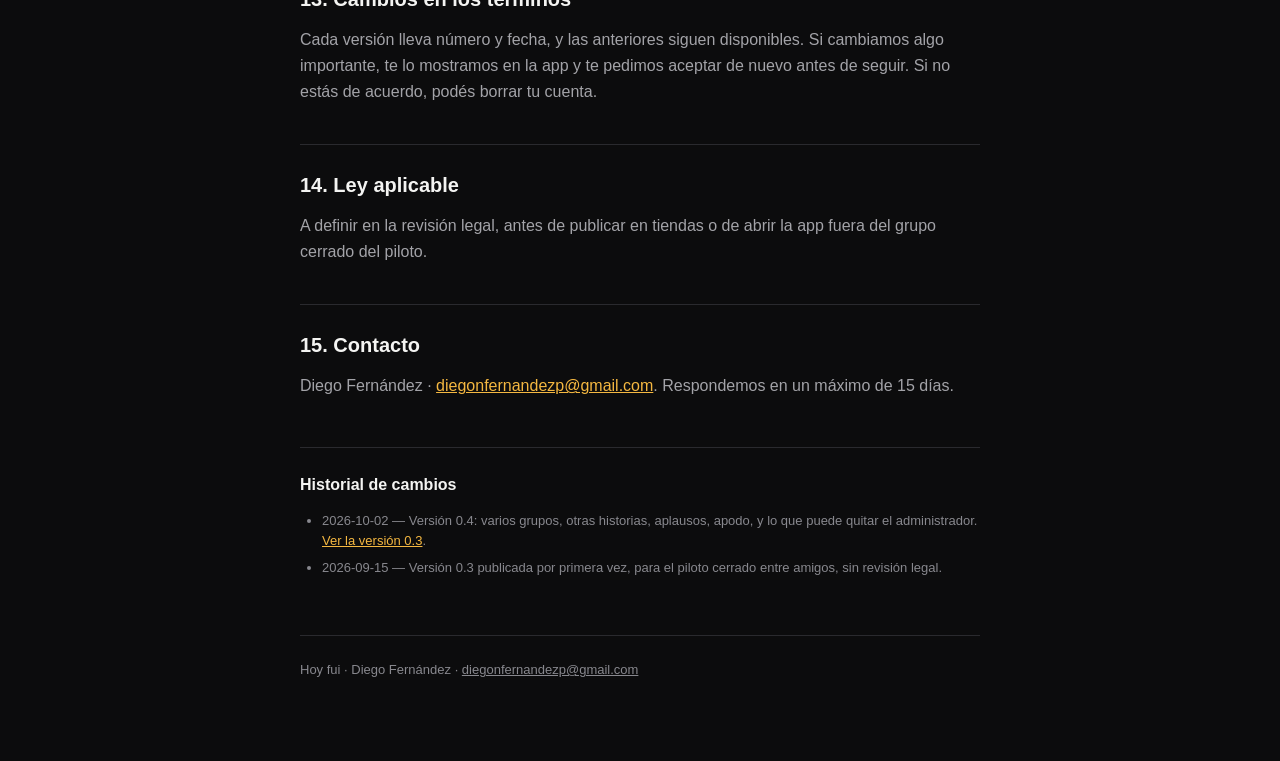
<file: terminos/index.html>
<!doctype html>
<html lang="es">
<head>
  <meta charset="utf-8" />
  <meta name="viewport" content="width=device-width, initial-scale=1" />
  <title>Términos de uso · Hoy fui</title>
  <link rel="stylesheet" href="../style.css" />
</head>
<body>
  <div class="contenedor">
    <header class="marca">
      <a class="nombre" href="/hoy-fui-legal/">Hoy fui</a>
      <nav class="paginas">
        <a href="/hoy-fui-legal/privacidad/">Privacidad</a>
        <a href="/hoy-fui-legal/terminos/" aria-current="page">Términos</a>
        <a href="/hoy-fui-legal/borrar-cuenta/">Borrar cuenta</a>
      </nav>
    </header>

    <h1>Términos de uso de Hoy fui</h1>
    <p class="meta">Versión 0.4 · Vigente desde 2026-10-02</p>

    <div class="aviso">
      <strong>Borrador para el piloto cerrado.</strong> No son términos revisados por un
      abogado: es la versión para el piloto cerrado entre amigos. La revisión legal es
      obligatoria antes de publicar en tiendas o de abrir la app a otras personas.
    </div>

    <p>Estos términos explican qué podés esperar de «Hoy fui» y qué esperamos de vos. Están
    escritos para leerse en cinco minutos. Los aceptás al crear una cuenta o, si entrás con
    Google, al completar tu registro, junto con la <a
    href="/hoy-fui-legal/privacidad/">Política de privacidad</a>.</p>

    <h2>1. Qué es «Hoy fui» y quién lo ofrece</h2>
    <p>«Hoy fui» es una app gratuita para que un grupo de amigos demuestre con dos fotos
    tomadas en el momento que hoy fue al gimnasio, corra cada semana hacia su propia meta,
    lleve una racha y compita en un ranking mensual. Podés estar en más de un grupo; cada
    grupo tiene su propia carrera, su racha y su ranking. La ofrece Diego Fernández a título
    personal, sin fines comerciales. Durante el piloto la app se instala por un archivo APK
    en Android y dentro de la app Expo Go en iPhone, no desde una tienda.</p>

    <h2>2. Quién puede usar «Hoy fui»</h2>
    <ul>
      <li>Tenés que tener 18 años o más. Al registrarte lo confirmás. Si descubrimos que un
      usuario es menor, cerramos su cuenta y borramos sus datos.</li>
      <li>Una cuenta por persona, con tu nombre real o con el apodo con que tu grupo te
      conoce.</li>
      <li>Podés crear la cuenta con correo y contraseña o con «Continuar con Google». Con
      Google no tenés contraseña en «Hoy fui»: tu acceso depende de tu cuenta de
      Google.</li>
      <li>Vos sos responsable de tu contraseña y de lo que se haga con tu cuenta. Si creés
      que alguien más la usa, cambiala y escribinos.</li>
    </ul>

    <h2>3. Uso personal</h2>
    <p>«Hoy fui» es para uso personal, entre personas que se conocen. No podés usarla con
    fines comerciales, revenderla, automatizar acciones sobre ella, intentar acceder a datos
    de otros grupos ni buscar fallos para saltarte sus reglas. Encontrar un fallo y
    avisarnos sí está bien; te lo agradecemos. Para eso está «Reportar un problema» en tu
    Perfil.</p>

    <h2>4. Tus fotos y tu contenido</h2>
    <ul>
      <li>Cada check-in tiene dos fotos: primero la del gimnasio, con la cámara trasera, y
      dos segundos después tu selfie, con la frontal. Las dos son obligatorias.</li>
      <li>Después de tu check-in podés sumar otras historias del día, también con dos fotos
      en vivo. Se ven en tus grupos y no cuentan para tu meta, tu racha, la carrera ni el
      ranking.</li>
      <li>Las fotos que subís son tuyas. Nos das permiso, solo mientras existan, para
      guardarlas y mostrárselas a los miembros de los grupos que elegiste para cada foto
      durante 24 horas, y para mostrártelas a vos en «Mi historial» y en «Mis otras
      historias» mientras exista tu cuenta. Podés borrarlas cuando quieras.</li>
      <li>Cada foto debe ser tomada en el momento, con la cámara de la app. Ese es el
      sentido de «Hoy fui». La del check-in, en el gimnasio.</li>
      <li>Si alguien te pide que borrés una foto en la que aparece, borrala.</li>
      <li>Cuando abrís la historia de otra persona, esa persona puede ver que la abriste y a
      qué hora, como explica la <a href="/hoy-fui-legal/privacidad/">Política de
      privacidad</a>.</li>
      <li>Podés aplaudir el check-in de un amigo con quien compartís un grupo. Quien hizo el
      check-in ve que lo aplaudiste, con tu nombre y tu foto de perfil. Un aplauso no cuenta
      para nada: es solo un gesto.</li>
    </ul>

    <p>Está prohibido:</p>

    <ul>
      <li>Subir fotos en las que otras personas aparezcan de forma reconocible sin su
      acuerdo, o en las que aparezcan menores.</li>
      <li>Subir contenido ofensivo, sexual, violento, discriminatorio o que hostigue a
      alguien.</li>
      <li>Hacerte pasar por otra persona o usar el nombre o la imagen de otro.</li>
      <li>Hacer trampa: fotos que no sean del gimnasio en un check-in, fotos de una pantalla
      o de un papel, ubicación simulada, cambios de zona horaria para ganar días, o hacer
      check-in por otra persona.</li>
      <li>Hacer capturas de pantalla o copias de las fotos de otros miembros y compartirlas
      fuera del grupo.</li>
    </ul>

    <h2>5. Grupos y administradores</h2>
    <p>Entrás a un grupo con un código de invitación. Quien crea el grupo lo administra:
    puede expulsar miembros, quitar de su grupo las fotos ajenas, cambiar el nombre del
    grupo, regenerar el código, transferir la administración a otro miembro y resolver
    reportes. Quitar una foto de un grupo la saca solo de ese grupo: quien la publicó la
    conserva, y en los check-ins el día sigue contando. El administrador no puede borrar tus
    otras historias, solo quitarlas de su grupo; en un check-in sí puede eliminar la foto.
    La meta semanal no la fija el grupo: cada persona elige la suya. Si el administrador se
    va, administra el miembro más antiguo. Cualquier miembro puede salir del grupo cuando
    quiera; el administrador recibe un aviso si lo tiene activado. Un código de invitación
    en manos equivocadas se puede regenerar; es responsabilidad del grupo compartirlo solo
    con quien quiere dentro.</p>

    <h2>6. Reportes, bloqueos y consecuencias</h2>
    <p>Podés reportar cualquier check-in y bloquear a cualquier miembro. Las otras historias
    todavía no tienen «Reportar»: si una te incomoda, podés bloquear a quien la publicó o
    avisarle al administrador. Si bloqueás a alguien, ninguno de los dos ve las historias
    del otro ni recibe avisos del otro, y tampoco aparecen en la lista de quién vio ni en
    los aplausos del otro; ambos siguen apareciendo en la carrera y el ranking, porque son
    un hecho del grupo.</p>

    <p>Si incumplís estos términos, según la gravedad:</p>

    <ol>
      <li>Se quita o se borra el contenido, por el administrador del grupo o por el
      responsable.</li>
      <li>Se te expulsa del grupo.</li>
      <li>Se cierra tu cuenta y se borran tus datos.</li>
    </ol>

    <p>En casos graves, como contenido con menores o hostigamiento, cerramos la cuenta sin
    aviso previo. Si creés que una decisión fue injusta, escribinos a <a
    href="mailto:diegonfernandezp@gmail.com">diegonfernandezp@gmail.com</a> y la
    revisamos.</p>

    <h2>7. Meta, carrera, racha y ranking</h2>
    <p>Elegís cuántos días por semana vas al gym, de 1 a 7, y podés cambiarlo cuando
    quieras; el cambio rige desde el lunes siguiente. Tu progreso de la semana es el
    porcentaje de tu meta que llevás; la carrera semanal muestra el progreso de cada miembro
    y se reinicia cada lunes. La racha cuenta semanas seguidas en las que llegaste al
    100&nbsp;% de tu meta antes del domingo a las 23:59 de tu zona horaria. El ranking
    ordena a los miembros por cuántas semanas del mes completaron su propia meta, con
    desempate por el promedio del mes, luego por racha y luego por antigüedad, y se reinicia
    cada mes. Un check-in por día; se mide asistencia, no cuánto entrenaste.</p>

    <p>Si estás en varios grupos, tenés una sola meta. Tu check-in siempre cuenta para tu
    semana y tu racha personales, y en cada grupo cuenta solo si ese grupo ve la foto: si le
    ocultás una foto a un grupo, ese día no cuenta ahí. Cada grupo calcula su propia
    carrera, su ranking y tu racha en ese grupo.</p>

    <p>«Hoy fui» hace lo razonable para evitar trampas, pero no puede garantizar que cada
    foto se tomó en un gimnasio, que la tomó el dueño de la cuenta o que la ubicación era
    real. Por eso no garantizamos que la carrera, la racha o el ranking sean exactos frente
    a fraude. La defensa principal es que tu grupo ve las fotos durante 24 horas. No hay
    premios en dinero ni de ningún tipo, y podemos corregir rachas y rankings si detectamos
    un error o una trampa.</p>

    <h2>8. Lo que «Hoy fui» no es</h2>
    <p>«Hoy fui» no da consejo médico, deportivo ni nutricional, y no sustituye a un médico
    ni a un entrenador. No evalúa si estás en condiciones de hacer ejercicio. Entrenás bajo
    tu propia responsabilidad. Si tenés una lesión o una condición de salud, consultá a un
    profesional antes de entrenar.</p>

    <h2>9. Disponibilidad y cambios en la app</h2>
    <p>«Hoy fui» es gratuita y se ofrece «tal como está». Podemos cambiarla, pausarla o
    cerrarla. Si la cerramos, avisamos con al menos 30 días y te damos la posibilidad de
    exportar tus datos. Es un proyecto personal con planes gratuitos: no garantizamos que
    esté disponible todo el tiempo ni que nunca se pierdan datos. Si tu historial te
    importa, descargá tus datos de vez en cuando desde tu Perfil. Instalar la app fuera de
    una tienda, por APK o por Expo Go, depende de herramientas de terceros que pueden
    cambiar; si alguna deja de funcionar, te avisamos y buscamos otro camino.</p>

    <h2>10. Limitación de responsabilidad, en lenguaje claro</h2>
    <ul>
      <li>No respondemos por el contenido que otros miembros suban, aunque hacemos lo
      posible por retirarlo cuando se reporta.</li>
      <li>No respondemos por lesiones ni problemas de salud derivados de tu
      entrenamiento.</li>
      <li>No respondemos por decisiones que tomés basándote en rachas, carreras o rankings,
      ni por trampas de otros usuarios.</li>
      <li>No respondemos por pérdidas indirectas: tiempo, oportunidades, datos que no tengas
      copiados.</li>
      <li>Estas limitaciones aplican en la medida en que la ley que resulte aplicable lo
      permita. El alcance exacto y la jurisdicción quedan a definir cuando se haga la
      revisión legal.</li>
    </ul>

    <h2>11. Propiedad</h2>
    <p>El nombre, el diseño y el código de «Hoy fui» pertenecen a Diego Fernández. Tus fotos
    y tu nombre te pertenecen a vos. No adquirimos ningún derecho sobre ellos más allá del
    permiso limitado del punto 4.</p>

    <h2>12. Cerrar tu cuenta</h2>
    <p>Podés borrar tu cuenta cuando quieras desde tu Perfil. Es inmediato e irreversible,
    también si entraste con Google. Nosotros podemos cerrarla por incumplir estos términos,
    como se describe en el punto 6. Paso a paso: <a
    href="/hoy-fui-legal/borrar-cuenta/">cómo borrar tu cuenta</a>.</p>

    <h2>13. Cambios en los términos</h2>
    <p>Cada versión lleva número y fecha, y las anteriores siguen disponibles. Si cambiamos
    algo importante, te lo mostramos en la app y te pedimos aceptar de nuevo antes de
    seguir. Si no estás de acuerdo, podés borrar tu cuenta.</p>

    <h2>14. Ley aplicable</h2>
    <p>A definir en la revisión legal, antes de publicar en tiendas o de abrir la app fuera
    del grupo cerrado del piloto.</p>

    <h2>15. Contacto</h2>
    <p>Diego Fernández · <a
    href="mailto:diegonfernandezp@gmail.com">diegonfernandezp@gmail.com</a>. Respondemos en
    un máximo de 15 días.</p>

    <div class="historial">
      <h2>Historial de cambios</h2>
      <ul>
        <li>2026-10-02 — Versión 0.4: varios grupos, otras historias, aplausos, apodo, y lo
        que puede quitar el administrador. <a href="/hoy-fui-legal/terminos/v0-3/">Ver la
        versión 0.3</a>.</li>
        <li>2026-09-15 — Versión 0.3 publicada por primera vez, para el piloto cerrado entre
        amigos, sin revisión legal.</li>
      </ul>
    </div>

    <footer class="pie">
      Hoy fui · Diego Fernández ·
      <a href="mailto:diegonfernandezp@gmail.com">diegonfernandezp@gmail.com</a>
    </footer>
  </div>
</body>
</html>
</file>
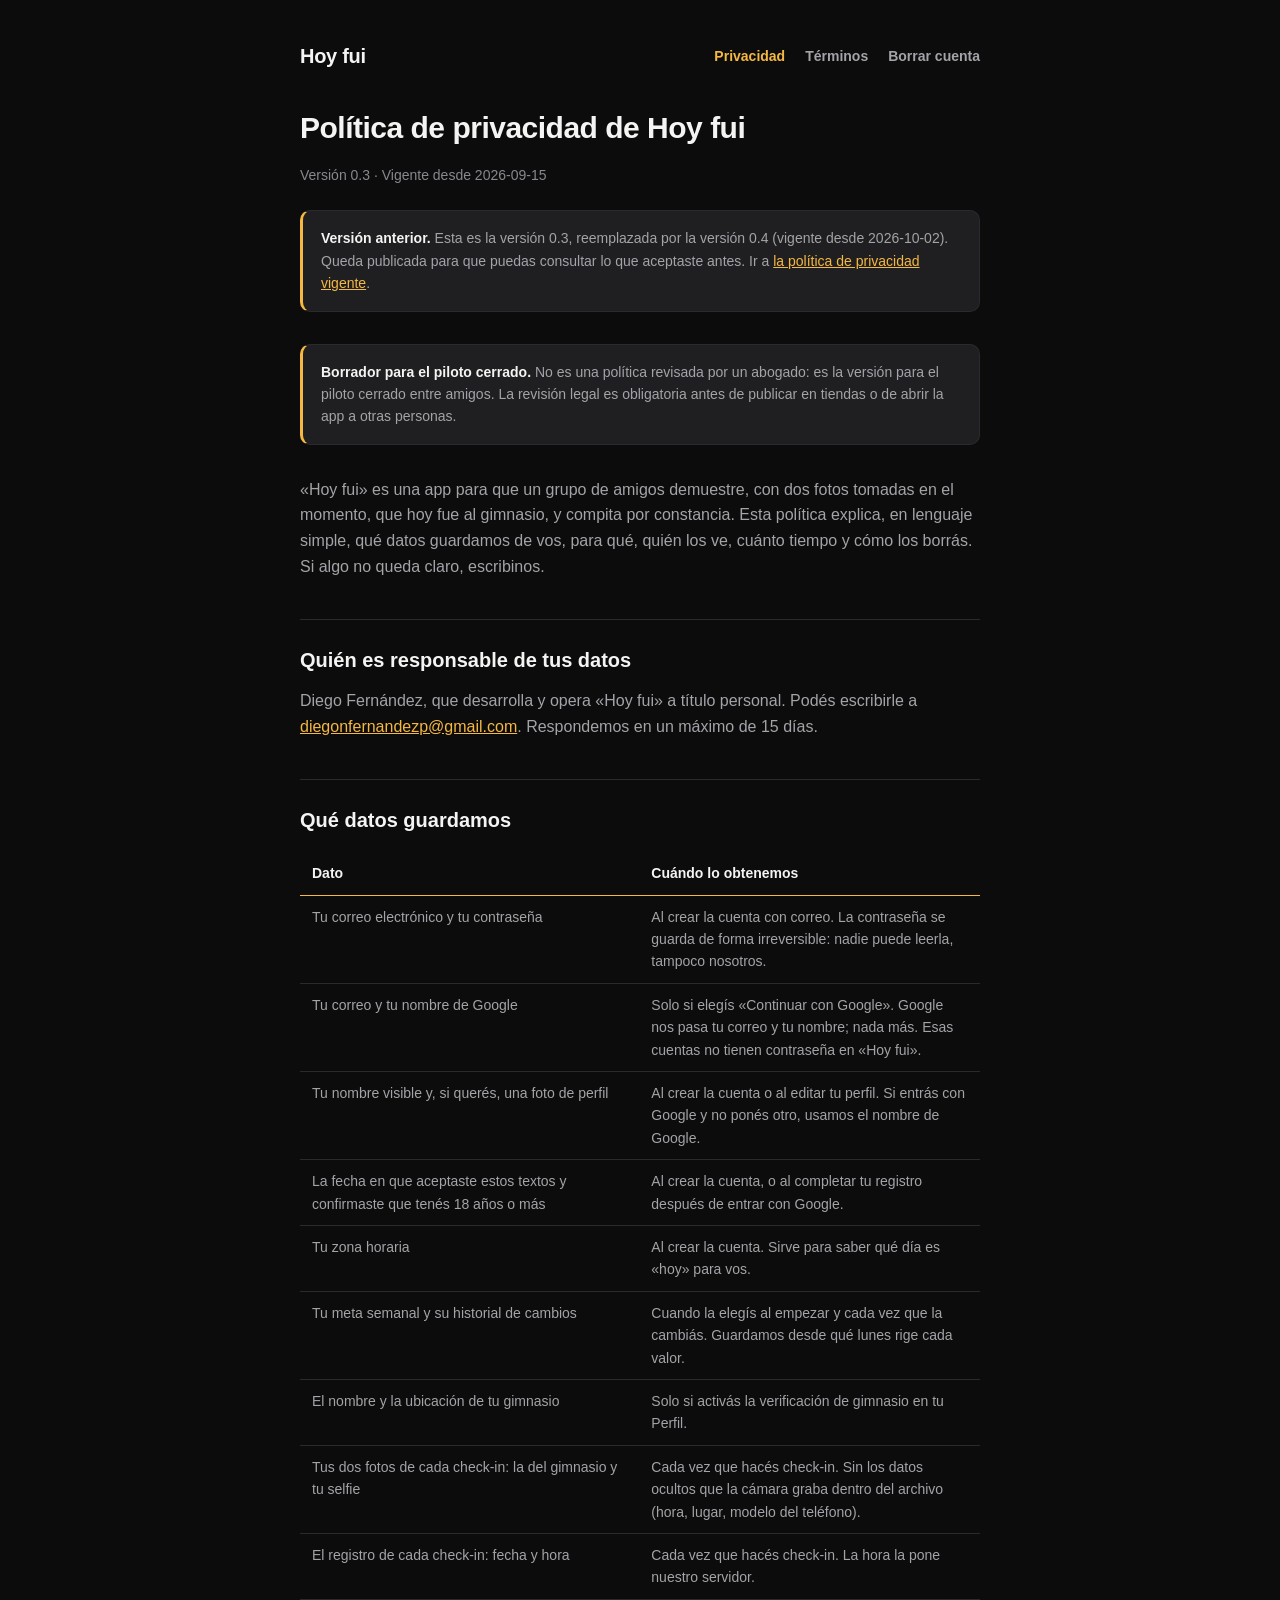
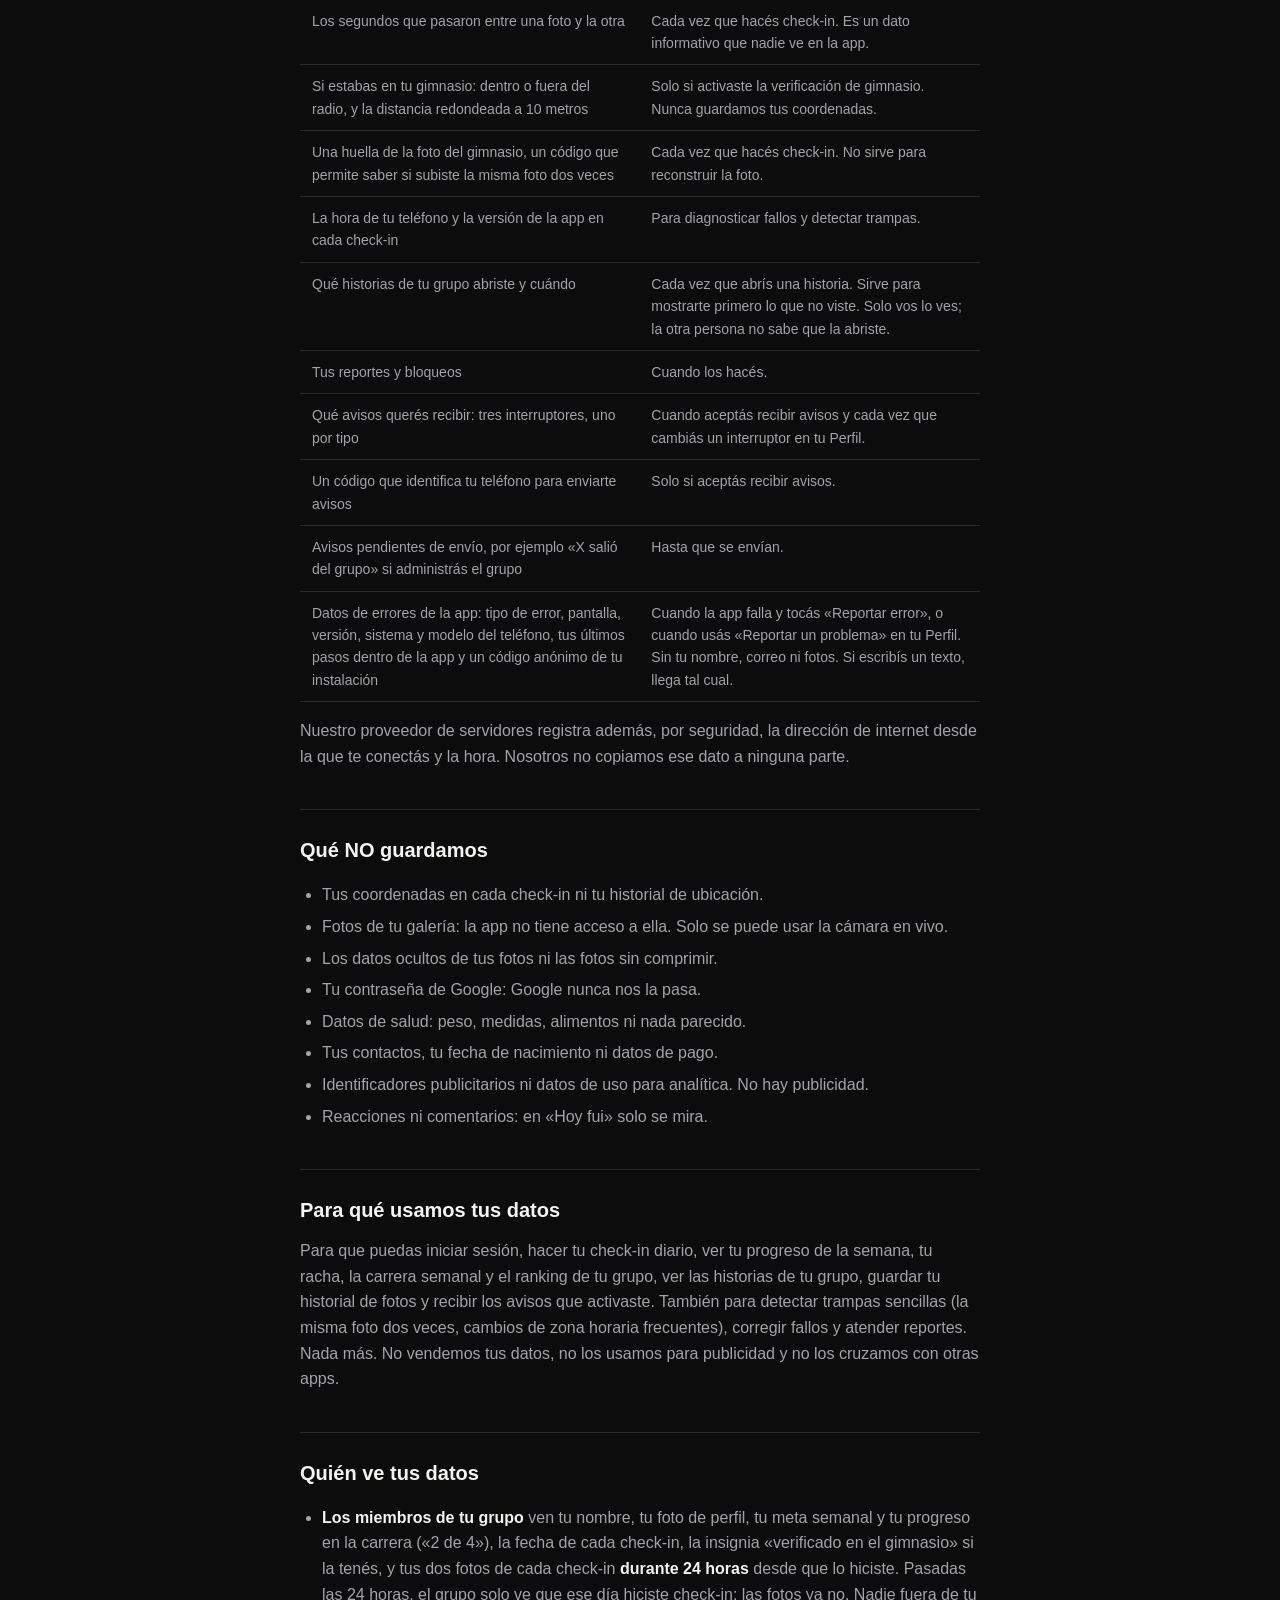
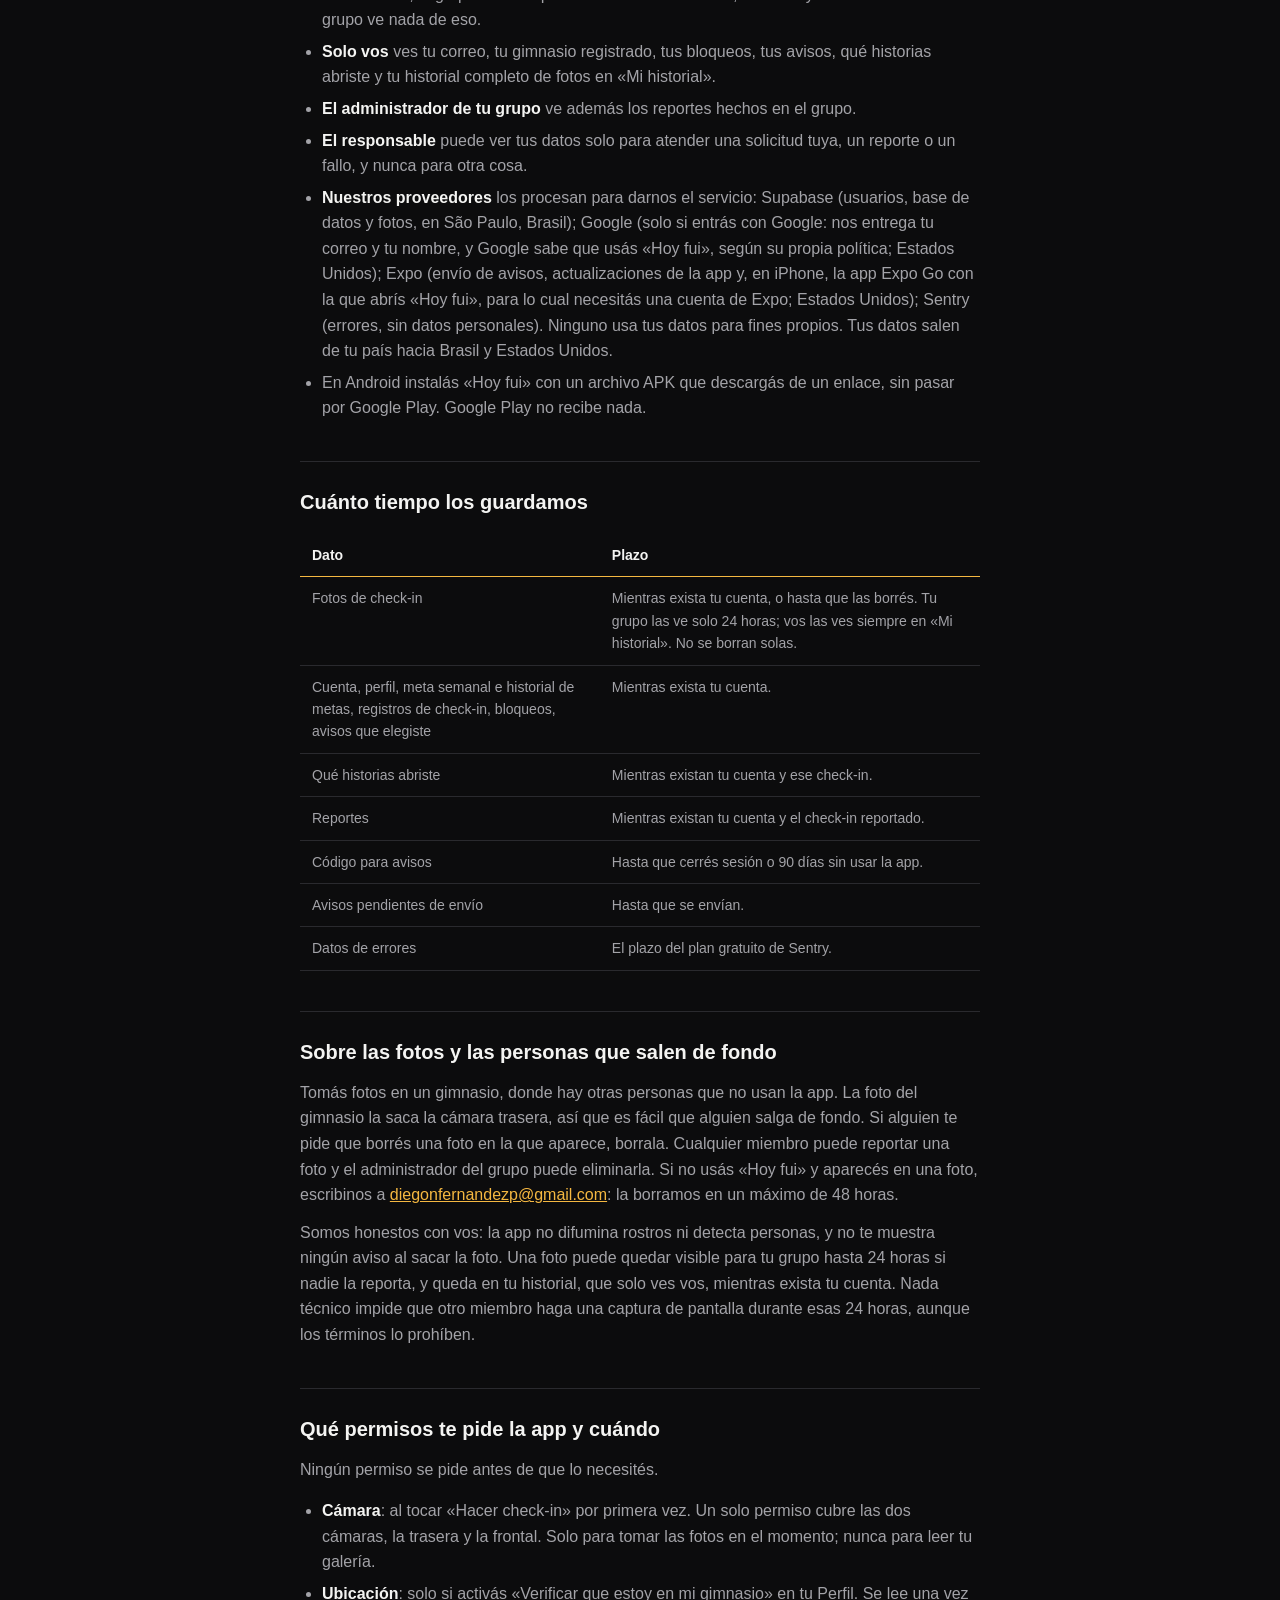
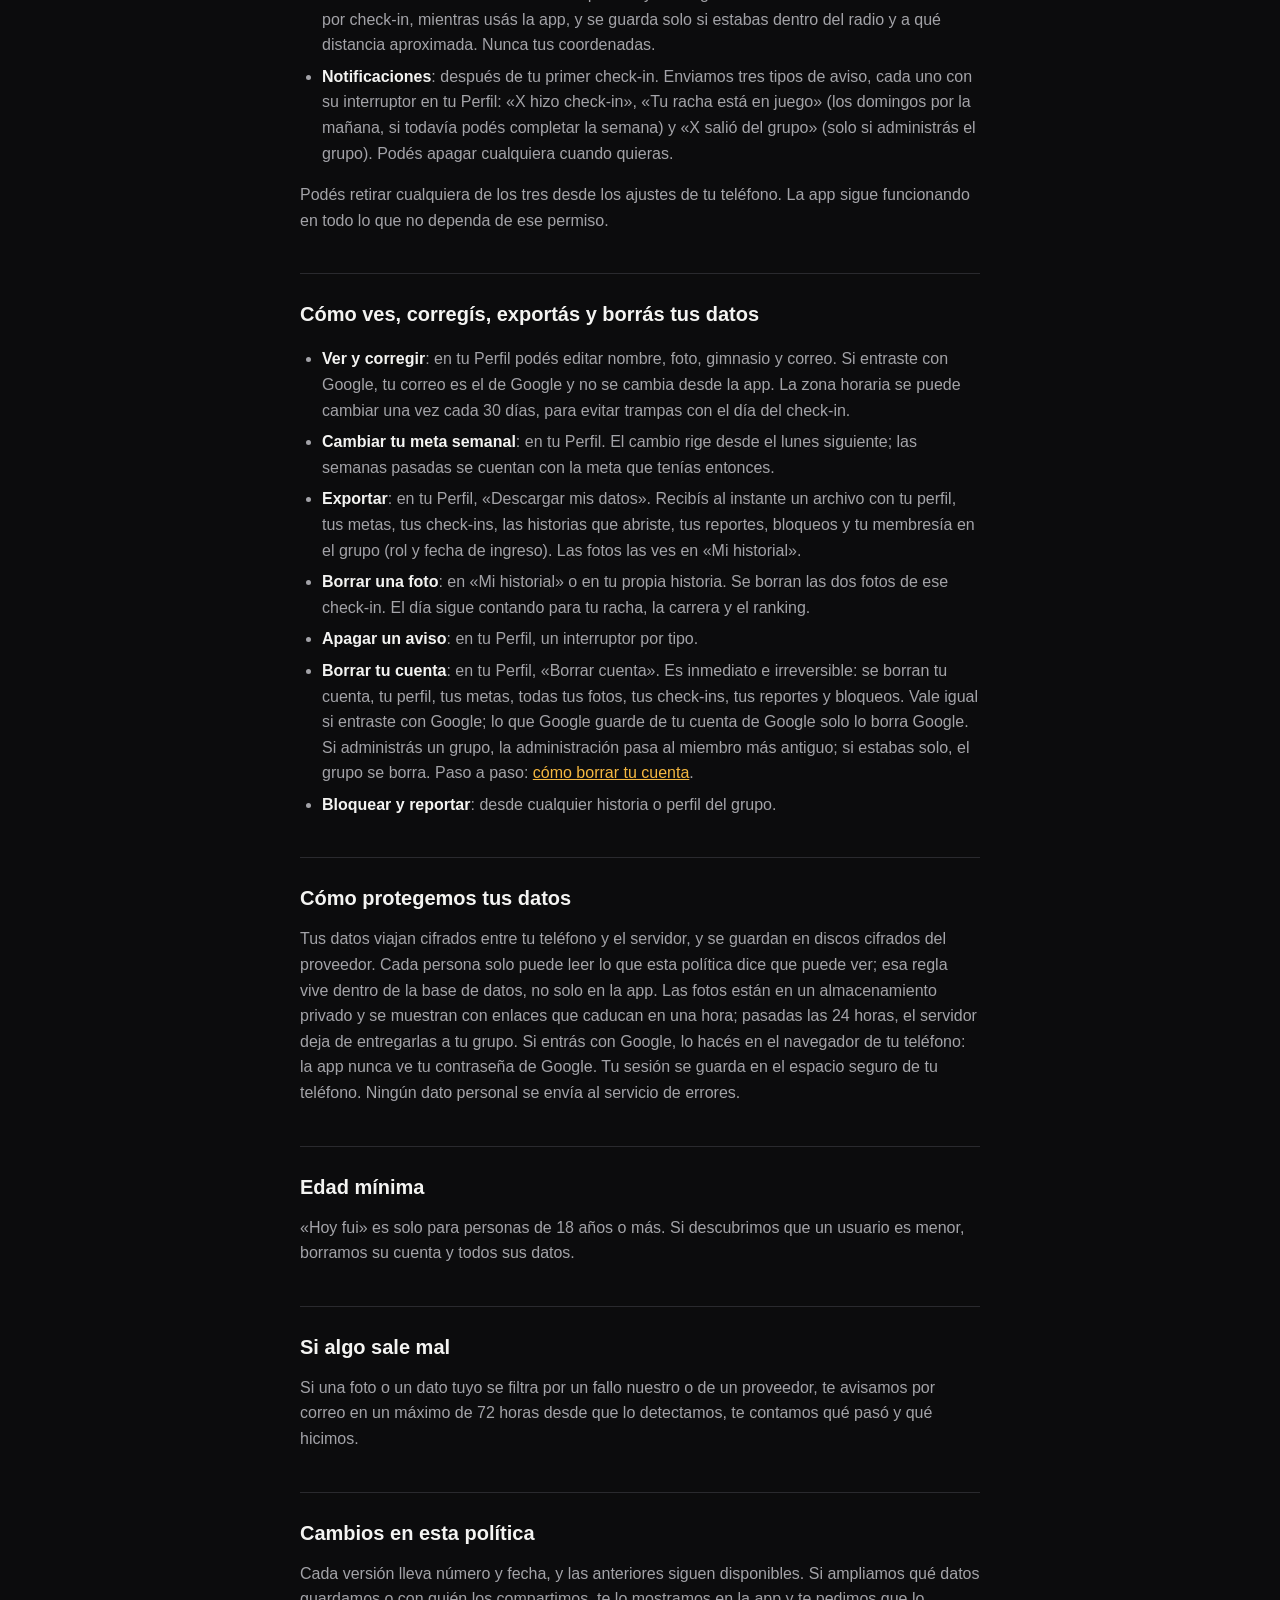
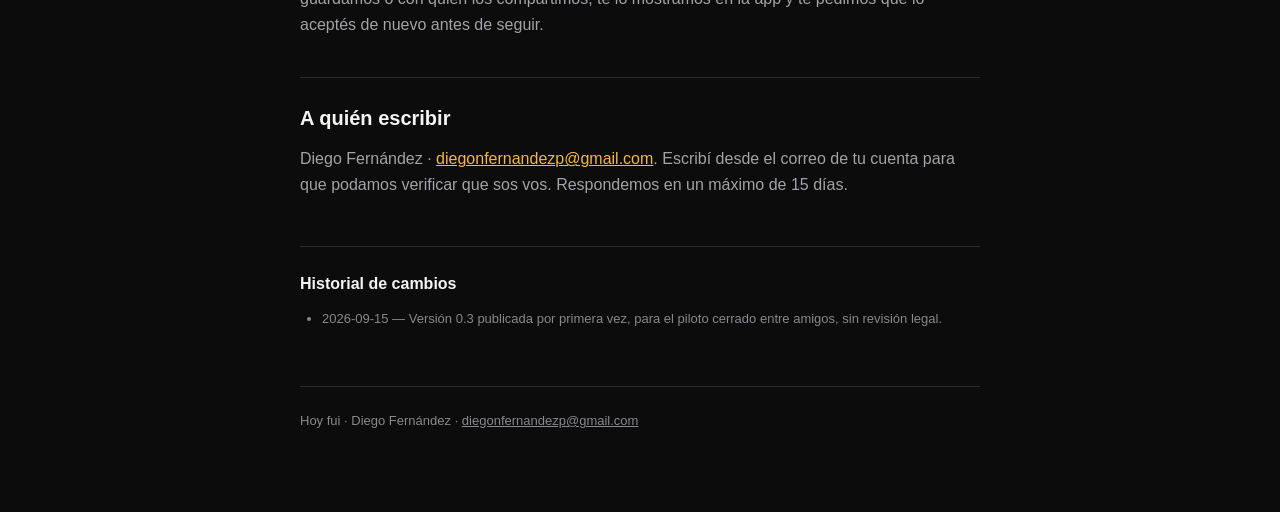
<file: privacidad/v0-3/index.html>
<!doctype html>
<html lang="es">
<head>
  <meta charset="utf-8" />
  <meta name="viewport" content="width=device-width, initial-scale=1" />
  <title>Política de privacidad · Hoy fui</title>
  <link rel="stylesheet" href="../../style.css" />
</head>
<body>
  <div class="contenedor">
    <header class="marca">
      <a class="nombre" href="/hoy-fui-legal/">Hoy fui</a>
      <nav class="paginas">
        <a href="/hoy-fui-legal/privacidad/" aria-current="page">Privacidad</a>
        <a href="/hoy-fui-legal/terminos/">Términos</a>
        <a href="/hoy-fui-legal/borrar-cuenta/">Borrar cuenta</a>
      </nav>
    </header>

    <h1>Política de privacidad de Hoy fui</h1>
    <p class="meta">Versión 0.3 · Vigente desde 2026-09-15</p>

    <div class="aviso">
      <strong>Versión anterior.</strong> Esta es la versión 0.3, reemplazada por la versión 0.4
      (vigente desde 2026-10-02). Queda publicada para que puedas consultar lo que aceptaste
      antes. Ir a <a href="/hoy-fui-legal/privacidad/">la política de privacidad vigente</a>.
    </div>

    <div class="aviso">
      <strong>Borrador para el piloto cerrado.</strong> No es una política revisada por un
      abogado: es la versión para el piloto cerrado entre amigos. La revisión legal es
      obligatoria antes de publicar en tiendas o de abrir la app a otras personas.
    </div>

    <p>
      «Hoy fui» es una app para que un grupo de amigos demuestre, con dos fotos tomadas en el
      momento, que hoy fue al gimnasio, y compita por constancia. Esta política explica, en
      lenguaje simple, qué datos guardamos de vos, para qué, quién los ve, cuánto tiempo y
      cómo los borrás. Si algo no queda claro, escribinos.
    </p>

    <h2>Quién es responsable de tus datos</h2>
    <p>
      Diego Fernández, que desarrolla y opera «Hoy fui» a título personal. Podés escribirle a
      <a href="mailto:diegonfernandezp@gmail.com">diegonfernandezp@gmail.com</a>. Respondemos
      en un máximo de 15 días.
    </p>

    <h2>Qué datos guardamos</h2>
    <table>
      <thead>
        <tr><th>Dato</th><th>Cuándo lo obtenemos</th></tr>
      </thead>
      <tbody>
        <tr><td>Tu correo electrónico y tu contraseña</td><td>Al crear la cuenta con correo. La contraseña se guarda de forma irreversible: nadie puede leerla, tampoco nosotros.</td></tr>
        <tr><td>Tu correo y tu nombre de Google</td><td>Solo si elegís «Continuar con Google». Google nos pasa tu correo y tu nombre; nada más. Esas cuentas no tienen contraseña en «Hoy fui».</td></tr>
        <tr><td>Tu nombre visible y, si querés, una foto de perfil</td><td>Al crear la cuenta o al editar tu perfil. Si entrás con Google y no ponés otro, usamos el nombre de Google.</td></tr>
        <tr><td>La fecha en que aceptaste estos textos y confirmaste que tenés 18 años o más</td><td>Al crear la cuenta, o al completar tu registro después de entrar con Google.</td></tr>
        <tr><td>Tu zona horaria</td><td>Al crear la cuenta. Sirve para saber qué día es «hoy» para vos.</td></tr>
        <tr><td>Tu meta semanal y su historial de cambios</td><td>Cuando la elegís al empezar y cada vez que la cambiás. Guardamos desde qué lunes rige cada valor.</td></tr>
        <tr><td>El nombre y la ubicación de tu gimnasio</td><td>Solo si activás la verificación de gimnasio en tu Perfil.</td></tr>
        <tr><td>Tus dos fotos de cada check-in: la del gimnasio y tu selfie</td><td>Cada vez que hacés check-in. Sin los datos ocultos que la cámara graba dentro del archivo (hora, lugar, modelo del teléfono).</td></tr>
        <tr><td>El registro de cada check-in: fecha y hora</td><td>Cada vez que hacés check-in. La hora la pone nuestro servidor.</td></tr>
        <tr><td>Los segundos que pasaron entre una foto y la otra</td><td>Cada vez que hacés check-in. Es un dato informativo que nadie ve en la app.</td></tr>
        <tr><td>Si estabas en tu gimnasio: dentro o fuera del radio, y la distancia redondeada a 10 metros</td><td>Solo si activaste la verificación de gimnasio. Nunca guardamos tus coordenadas.</td></tr>
        <tr><td>Una huella de la foto del gimnasio, un código que permite saber si subiste la misma foto dos veces</td><td>Cada vez que hacés check-in. No sirve para reconstruir la foto.</td></tr>
        <tr><td>La hora de tu teléfono y la versión de la app en cada check-in</td><td>Para diagnosticar fallos y detectar trampas.</td></tr>
        <tr><td>Qué historias de tu grupo abriste y cuándo</td><td>Cada vez que abrís una historia. Sirve para mostrarte primero lo que no viste. Solo vos lo ves; la otra persona no sabe que la abriste.</td></tr>
        <tr><td>Tus reportes y bloqueos</td><td>Cuando los hacés.</td></tr>
        <tr><td>Qué avisos querés recibir: tres interruptores, uno por tipo</td><td>Cuando aceptás recibir avisos y cada vez que cambiás un interruptor en tu Perfil.</td></tr>
        <tr><td>Un código que identifica tu teléfono para enviarte avisos</td><td>Solo si aceptás recibir avisos.</td></tr>
        <tr><td>Avisos pendientes de envío, por ejemplo «X salió del grupo» si administrás el grupo</td><td>Hasta que se envían.</td></tr>
        <tr><td>Datos de errores de la app: tipo de error, pantalla, versión, sistema y modelo del teléfono, tus últimos pasos dentro de la app y un código anónimo de tu instalación</td><td>Cuando la app falla y tocás «Reportar error», o cuando usás «Reportar un problema» en tu Perfil. Sin tu nombre, correo ni fotos. Si escribís un texto, llega tal cual.</td></tr>
      </tbody>
    </table>
    <p>
      Nuestro proveedor de servidores registra además, por seguridad, la dirección de
      internet desde la que te conectás y la hora. Nosotros no copiamos ese dato a ninguna
      parte.
    </p>

    <h2>Qué NO guardamos</h2>
    <ul>
      <li>Tus coordenadas en cada check-in ni tu historial de ubicación.</li>
      <li>Fotos de tu galería: la app no tiene acceso a ella. Solo se puede usar la cámara en vivo.</li>
      <li>Los datos ocultos de tus fotos ni las fotos sin comprimir.</li>
      <li>Tu contraseña de Google: Google nunca nos la pasa.</li>
      <li>Datos de salud: peso, medidas, alimentos ni nada parecido.</li>
      <li>Tus contactos, tu fecha de nacimiento ni datos de pago.</li>
      <li>Identificadores publicitarios ni datos de uso para analítica. No hay publicidad.</li>
      <li>Reacciones ni comentarios: en «Hoy fui» solo se mira.</li>
    </ul>

    <h2>Para qué usamos tus datos</h2>
    <p>
      Para que puedas iniciar sesión, hacer tu check-in diario, ver tu progreso de la semana,
      tu racha, la carrera semanal y el ranking de tu grupo, ver las historias de tu grupo,
      guardar tu historial de fotos y recibir los avisos que activaste. También para detectar
      trampas sencillas (la misma foto dos veces, cambios de zona horaria frecuentes),
      corregir fallos y atender reportes. Nada más. No vendemos tus datos, no los usamos para
      publicidad y no los cruzamos con otras apps.
    </p>

    <h2>Quién ve tus datos</h2>
    <ul>
      <li><strong>Los miembros de tu grupo</strong> ven tu nombre, tu foto de perfil, tu meta
        semanal y tu progreso en la carrera («2 de 4»), la fecha de cada check-in, la
        insignia «verificado en el gimnasio» si la tenés, y tus dos fotos de cada check-in
        <strong>durante 24 horas</strong> desde que lo hiciste. Pasadas las 24 horas, el
        grupo solo ve que ese día hiciste check-in; las fotos ya no. Nadie fuera de tu grupo
        ve nada de eso.</li>
      <li><strong>Solo vos</strong> ves tu correo, tu gimnasio registrado, tus bloqueos, tus
        avisos, qué historias abriste y tu historial completo de fotos en «Mi historial».</li>
      <li><strong>El administrador de tu grupo</strong> ve además los reportes hechos en el
        grupo.</li>
      <li><strong>El responsable</strong> puede ver tus datos solo para atender una solicitud
        tuya, un reporte o un fallo, y nunca para otra cosa.</li>
      <li><strong>Nuestros proveedores</strong> los procesan para darnos el servicio: Supabase
        (usuarios, base de datos y fotos, en São Paulo, Brasil); Google (solo si entrás con
        Google: nos entrega tu correo y tu nombre, y Google sabe que usás «Hoy fui», según su
        propia política; Estados Unidos); Expo (envío de avisos, actualizaciones de la app y,
        en iPhone, la app Expo Go con la que abrís «Hoy fui», para lo cual necesitás una
        cuenta de Expo; Estados Unidos); Sentry (errores, sin datos personales). Ninguno usa
        tus datos para fines propios. Tus datos salen de tu país hacia Brasil y Estados
        Unidos.</li>
      <li>En Android instalás «Hoy fui» con un archivo APK que descargás de un enlace, sin
        pasar por Google Play. Google Play no recibe nada.</li>
    </ul>

    <h2>Cuánto tiempo los guardamos</h2>
    <table>
      <thead><tr><th>Dato</th><th>Plazo</th></tr></thead>
      <tbody>
        <tr><td>Fotos de check-in</td><td>Mientras exista tu cuenta, o hasta que las borrés. Tu grupo las ve solo 24 horas; vos las ves siempre en «Mi historial». No se borran solas.</td></tr>
        <tr><td>Cuenta, perfil, meta semanal e historial de metas, registros de check-in, bloqueos, avisos que elegiste</td><td>Mientras exista tu cuenta.</td></tr>
        <tr><td>Qué historias abriste</td><td>Mientras existan tu cuenta y ese check-in.</td></tr>
        <tr><td>Reportes</td><td>Mientras existan tu cuenta y el check-in reportado.</td></tr>
        <tr><td>Código para avisos</td><td>Hasta que cerrés sesión o 90 días sin usar la app.</td></tr>
        <tr><td>Avisos pendientes de envío</td><td>Hasta que se envían.</td></tr>
        <tr><td>Datos de errores</td><td>El plazo del plan gratuito de Sentry.</td></tr>
      </tbody>
    </table>

    <h2>Sobre las fotos y las personas que salen de fondo</h2>
    <p>
      Tomás fotos en un gimnasio, donde hay otras personas que no usan la app. La foto del
      gimnasio la saca la cámara trasera, así que es fácil que alguien salga de fondo. Si
      alguien te pide que borrés una foto en la que aparece, borrala. Cualquier miembro puede
      reportar una foto y el administrador del grupo puede eliminarla. Si no usás «Hoy fui» y
      aparecés en una foto, escribinos a
      <a href="mailto:diegonfernandezp@gmail.com">diegonfernandezp@gmail.com</a>: la borramos
      en un máximo de 48 horas.
    </p>
    <p>
      Somos honestos con vos: la app no difumina rostros ni detecta personas, y no te muestra
      ningún aviso al sacar la foto. Una foto puede quedar visible para tu grupo hasta 24
      horas si nadie la reporta, y queda en tu historial, que solo ves vos, mientras exista tu
      cuenta. Nada técnico impide que otro miembro haga una captura de pantalla durante esas
      24 horas, aunque los términos lo prohíben.
    </p>

    <h2>Qué permisos te pide la app y cuándo</h2>
    <p>Ningún permiso se pide antes de que lo necesités.</p>
    <ul>
      <li><strong>Cámara</strong>: al tocar «Hacer check-in» por primera vez. Un solo permiso
        cubre las dos cámaras, la trasera y la frontal. Solo para tomar las fotos en el
        momento; nunca para leer tu galería.</li>
      <li><strong>Ubicación</strong>: solo si activás «Verificar que estoy en mi gimnasio» en
        tu Perfil. Se lee una vez por check-in, mientras usás la app, y se guarda solo si
        estabas dentro del radio y a qué distancia aproximada. Nunca tus coordenadas.</li>
      <li><strong>Notificaciones</strong>: después de tu primer check-in. Enviamos tres tipos
        de aviso, cada uno con su interruptor en tu Perfil: «X hizo check-in», «Tu racha está
        en juego» (los domingos por la mañana, si todavía podés completar la semana) y «X
        salió del grupo» (solo si administrás el grupo). Podés apagar cualquiera cuando
        quieras.</li>
    </ul>
    <p>
      Podés retirar cualquiera de los tres desde los ajustes de tu teléfono. La app sigue
      funcionando en todo lo que no dependa de ese permiso.
    </p>

    <h2>Cómo ves, corregís, exportás y borrás tus datos</h2>
    <ul>
      <li><strong>Ver y corregir</strong>: en tu Perfil podés editar nombre, foto, gimnasio y
        correo. Si entraste con Google, tu correo es el de Google y no se cambia desde la
        app. La zona horaria se puede cambiar una vez cada 30 días, para evitar trampas con
        el día del check-in.</li>
      <li><strong>Cambiar tu meta semanal</strong>: en tu Perfil. El cambio rige desde el
        lunes siguiente; las semanas pasadas se cuentan con la meta que tenías entonces.</li>
      <li><strong>Exportar</strong>: en tu Perfil, «Descargar mis datos». Recibís al instante
        un archivo con tu perfil, tus metas, tus check-ins, las historias que abriste, tus
        reportes, bloqueos y tu membresía en el grupo (rol y fecha de ingreso). Las fotos las
        ves en «Mi historial».</li>
      <li><strong>Borrar una foto</strong>: en «Mi historial» o en tu propia historia. Se
        borran las dos fotos de ese check-in. El día sigue contando para tu racha, la carrera
        y el ranking.</li>
      <li><strong>Apagar un aviso</strong>: en tu Perfil, un interruptor por tipo.</li>
      <li><strong>Borrar tu cuenta</strong>: en tu Perfil, «Borrar cuenta». Es inmediato e
        irreversible: se borran tu cuenta, tu perfil, tus metas, todas tus fotos, tus
        check-ins, tus reportes y bloqueos. Vale igual si entraste con Google; lo que Google
        guarde de tu cuenta de Google solo lo borra Google. Si administrás un grupo, la
        administración pasa al miembro más antiguo; si estabas solo, el grupo se borra. Paso
        a paso: <a href="/hoy-fui-legal/borrar-cuenta/">cómo borrar tu cuenta</a>.</li>
      <li><strong>Bloquear y reportar</strong>: desde cualquier historia o perfil del
        grupo.</li>
    </ul>

    <h2>Cómo protegemos tus datos</h2>
    <p>
      Tus datos viajan cifrados entre tu teléfono y el servidor, y se guardan en discos
      cifrados del proveedor. Cada persona solo puede leer lo que esta política dice que
      puede ver; esa regla vive dentro de la base de datos, no solo en la app. Las fotos
      están en un almacenamiento privado y se muestran con enlaces que caducan en una hora;
      pasadas las 24 horas, el servidor deja de entregarlas a tu grupo. Si entrás con Google,
      lo hacés en el navegador de tu teléfono: la app nunca ve tu contraseña de Google. Tu
      sesión se guarda en el espacio seguro de tu teléfono. Ningún dato personal se envía al
      servicio de errores.
    </p>

    <h2>Edad mínima</h2>
    <p>
      «Hoy fui» es solo para personas de 18 años o más. Si descubrimos que un usuario es
      menor, borramos su cuenta y todos sus datos.
    </p>

    <h2>Si algo sale mal</h2>
    <p>
      Si una foto o un dato tuyo se filtra por un fallo nuestro o de un proveedor, te avisamos
      por correo en un máximo de 72 horas desde que lo detectamos, te contamos qué pasó y qué
      hicimos.
    </p>

    <h2>Cambios en esta política</h2>
    <p>
      Cada versión lleva número y fecha, y las anteriores siguen disponibles. Si ampliamos
      qué datos guardamos o con quién los compartimos, te lo mostramos en la app y te pedimos
      que lo aceptés de nuevo antes de seguir.
    </p>

    <h2>A quién escribir</h2>
    <p>
      Diego Fernández ·
      <a href="mailto:diegonfernandezp@gmail.com">diegonfernandezp@gmail.com</a>. Escribí
      desde el correo de tu cuenta para que podamos verificar que sos vos. Respondemos en un
      máximo de 15 días.
    </p>

    <div class="historial">
      <h2>Historial de cambios</h2>
      <ul>
        <li>2026-09-15 — Versión 0.3 publicada por primera vez, para el piloto cerrado entre amigos, sin revisión legal.</li>
      </ul>
    </div>

    <footer class="pie">
      Hoy fui · Diego Fernández ·
      <a href="mailto:diegonfernandezp@gmail.com">diegonfernandezp@gmail.com</a>
    </footer>
  </div>
</body>
</html>
</file>
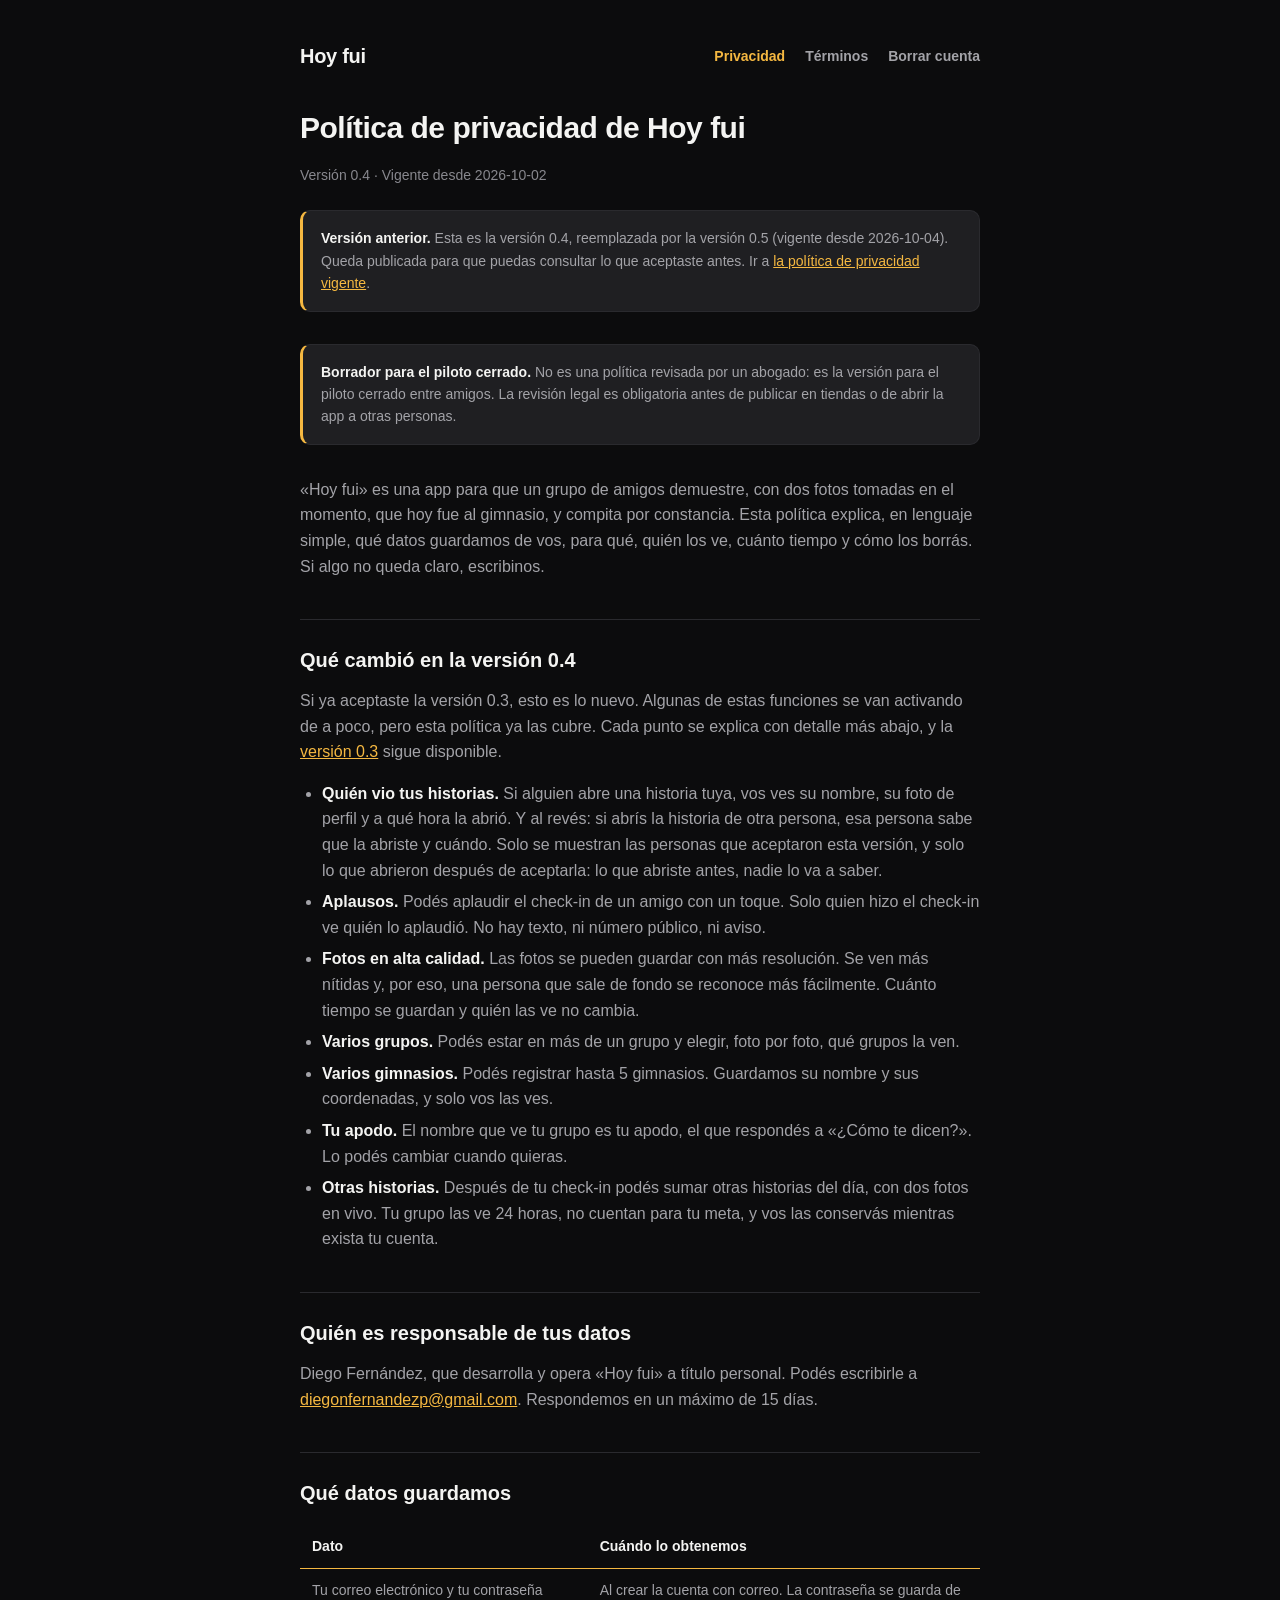
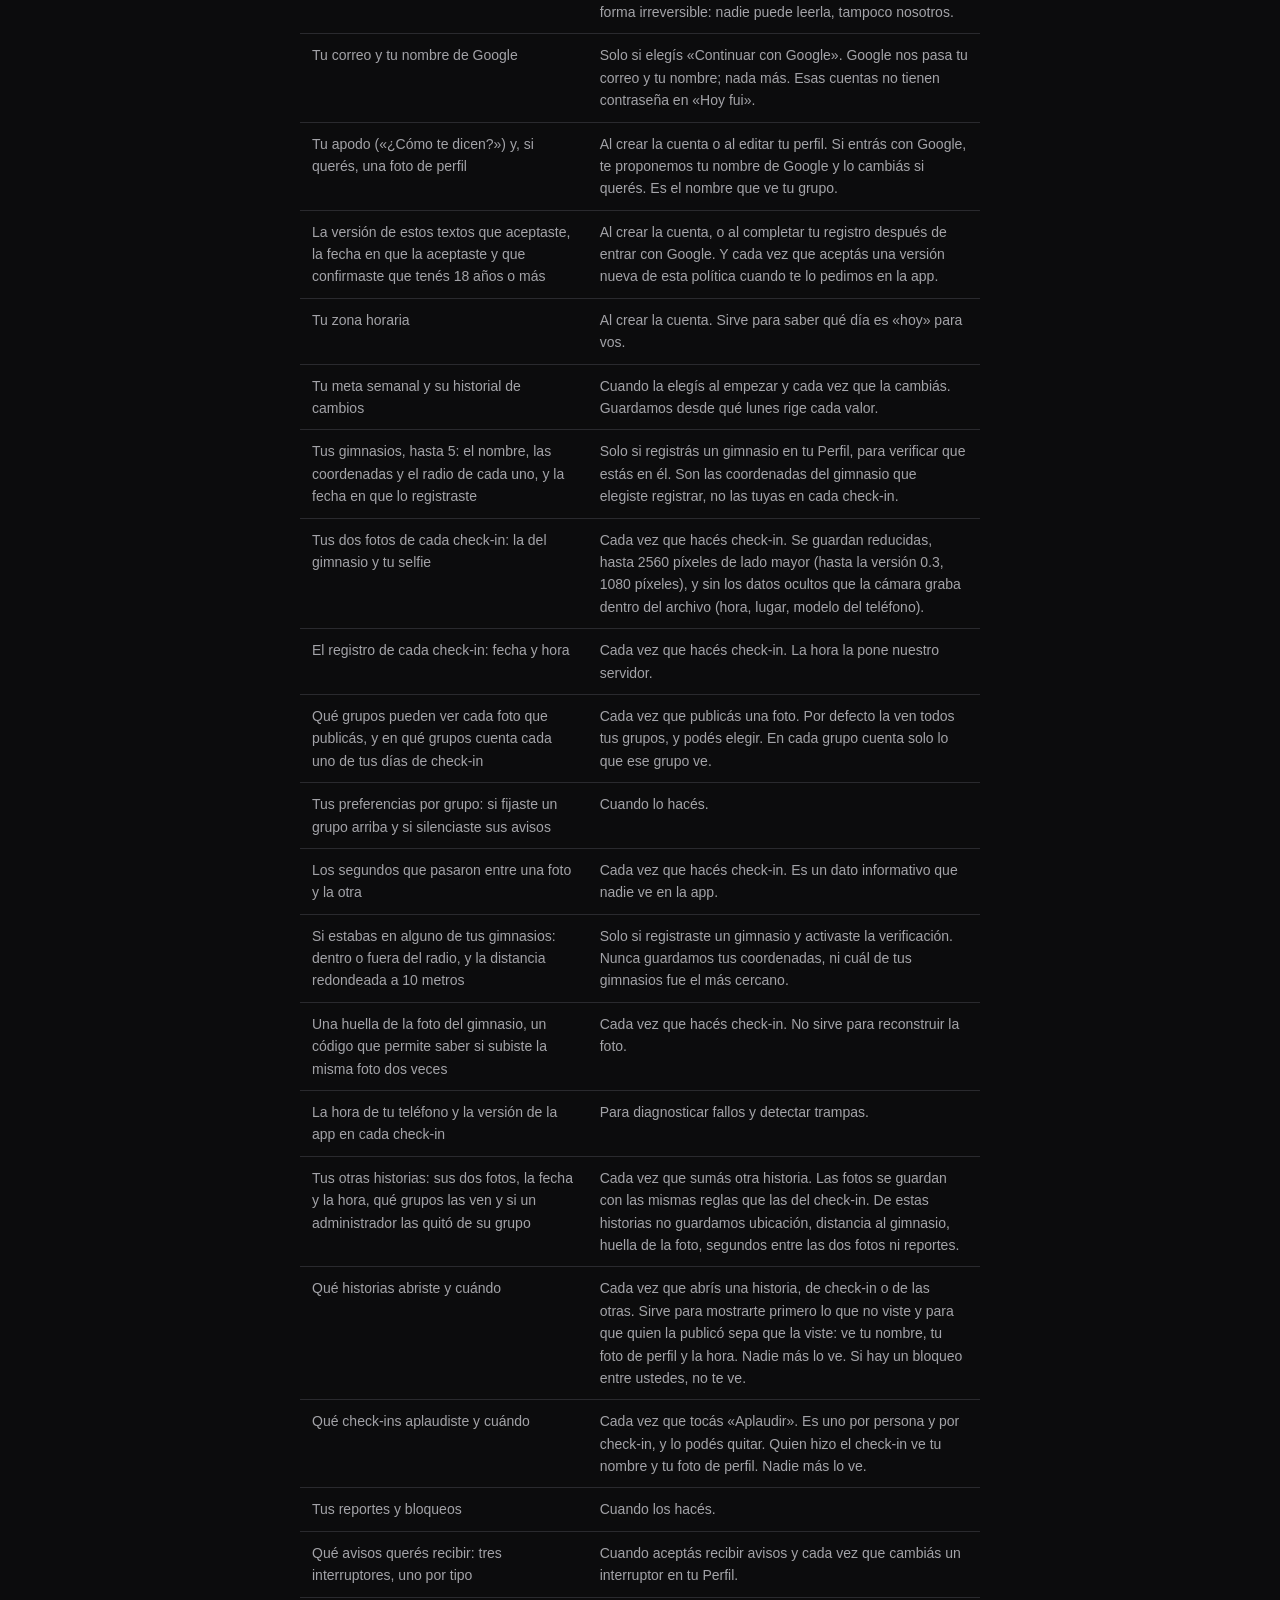
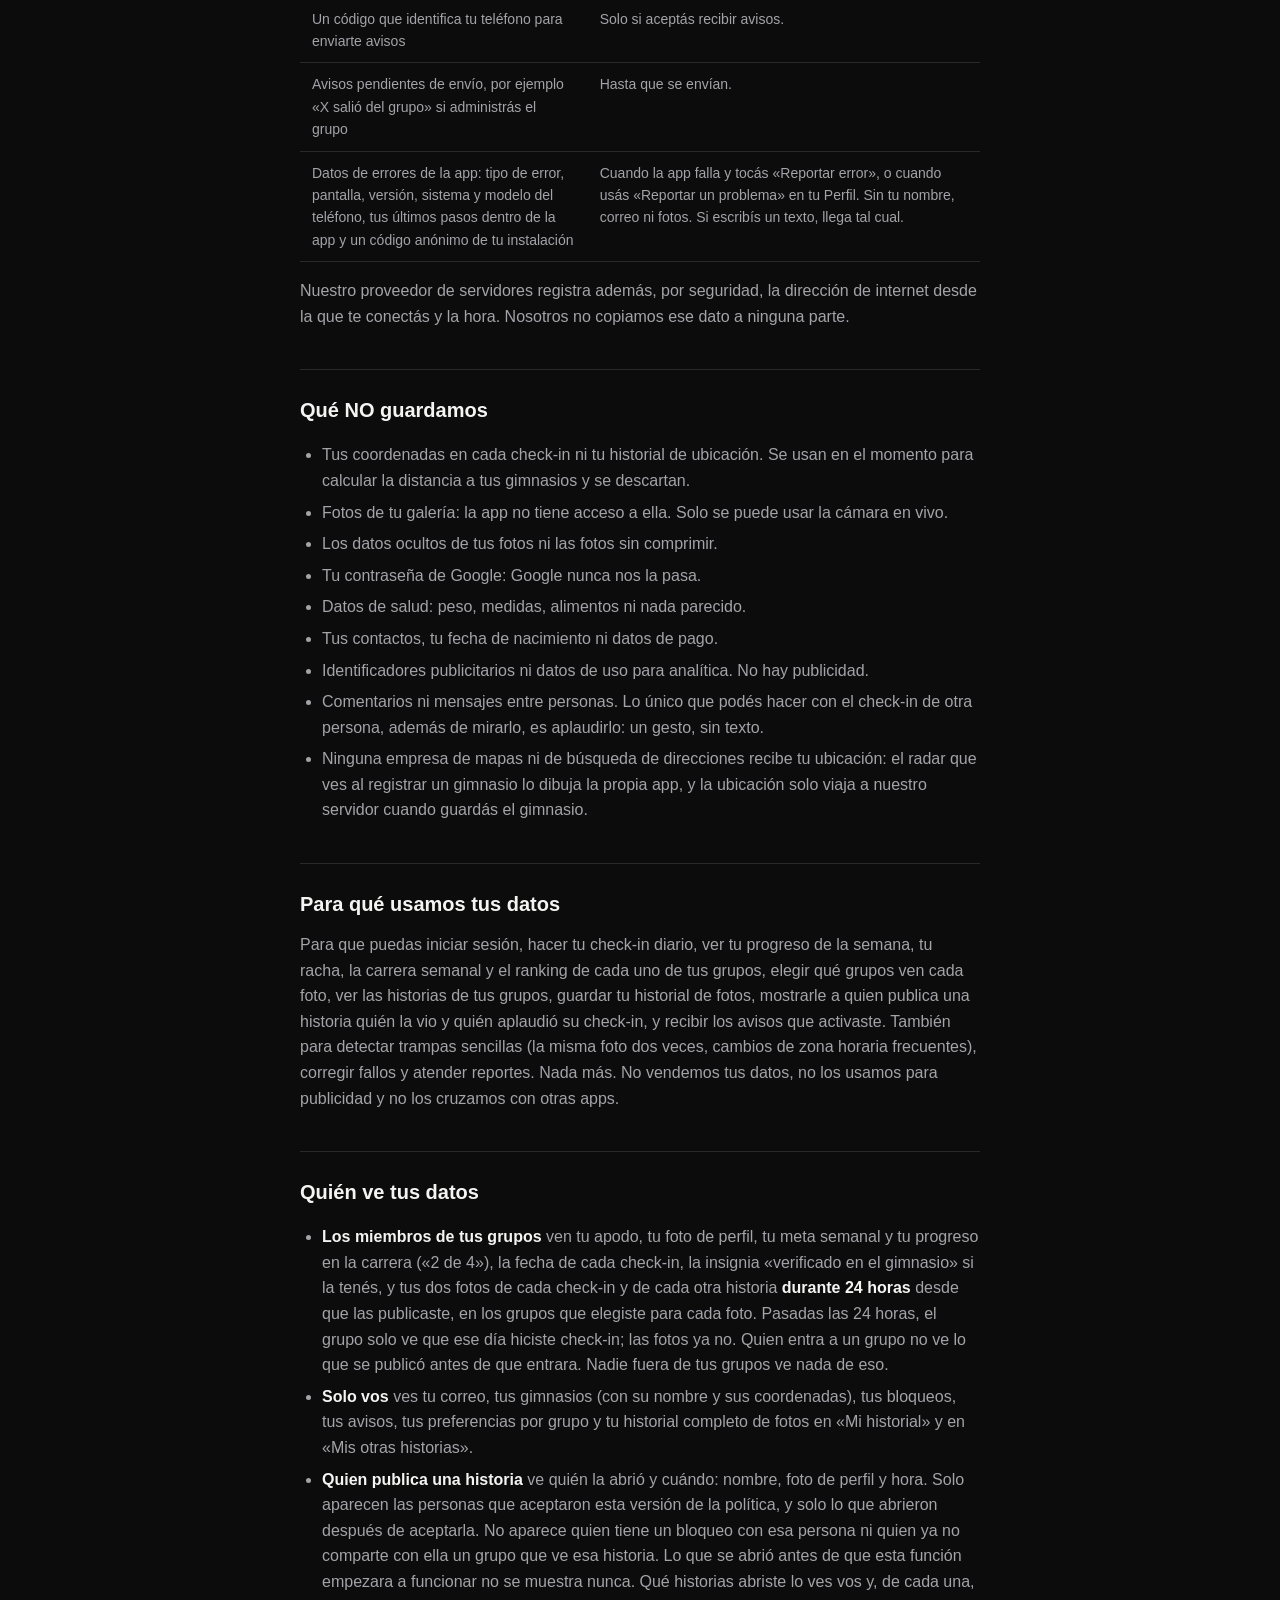
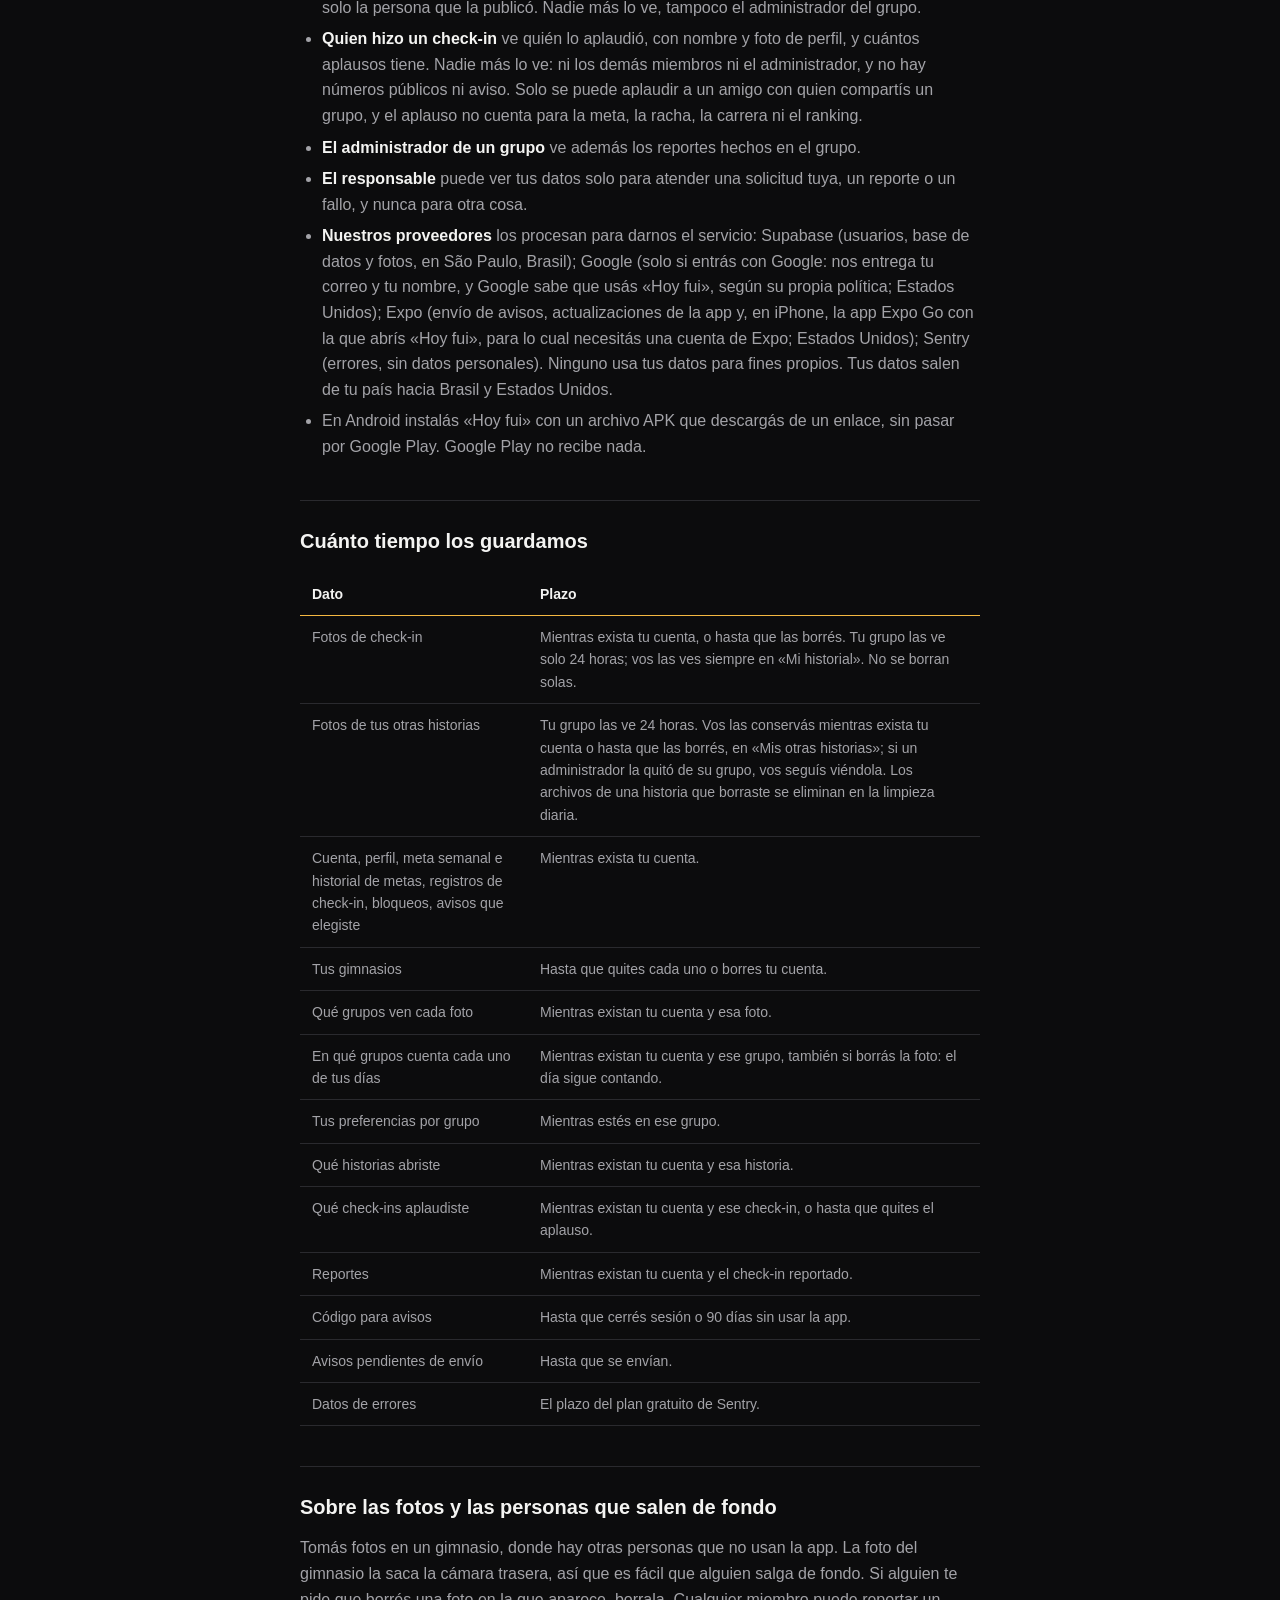
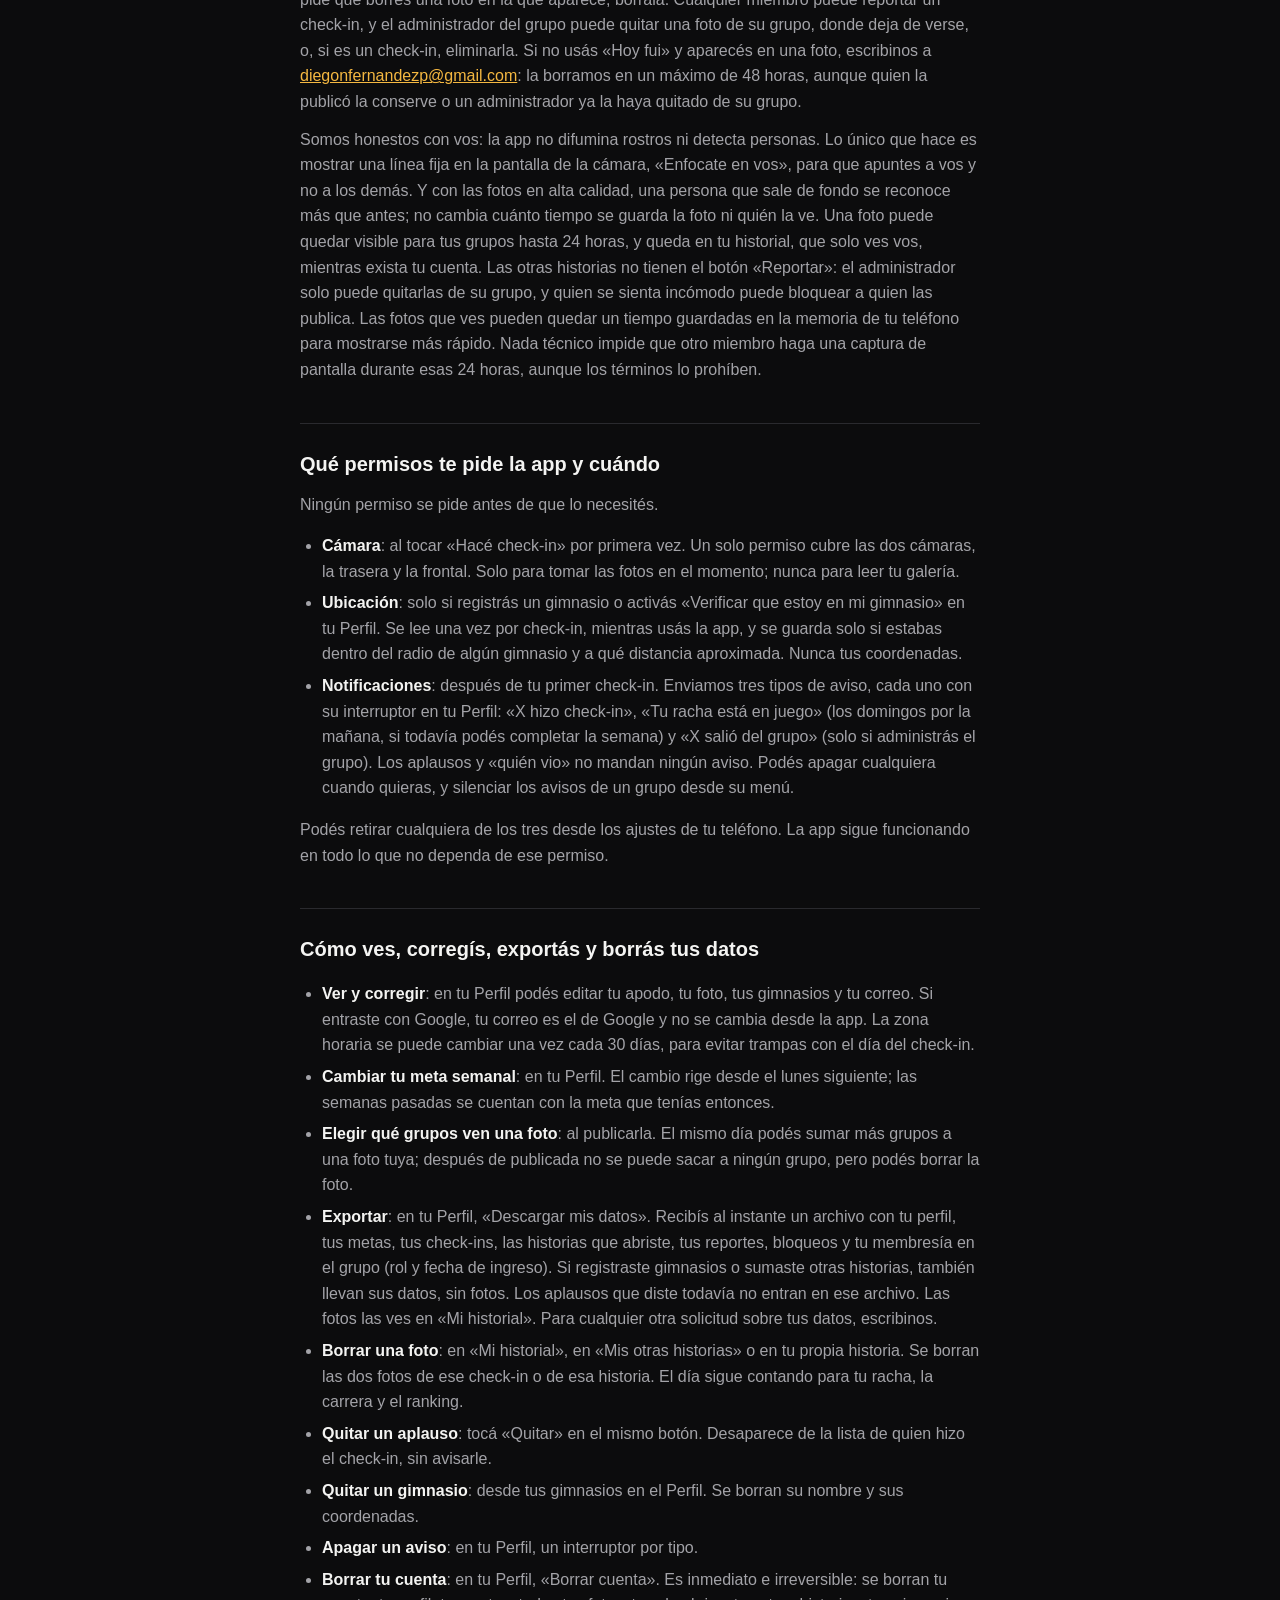
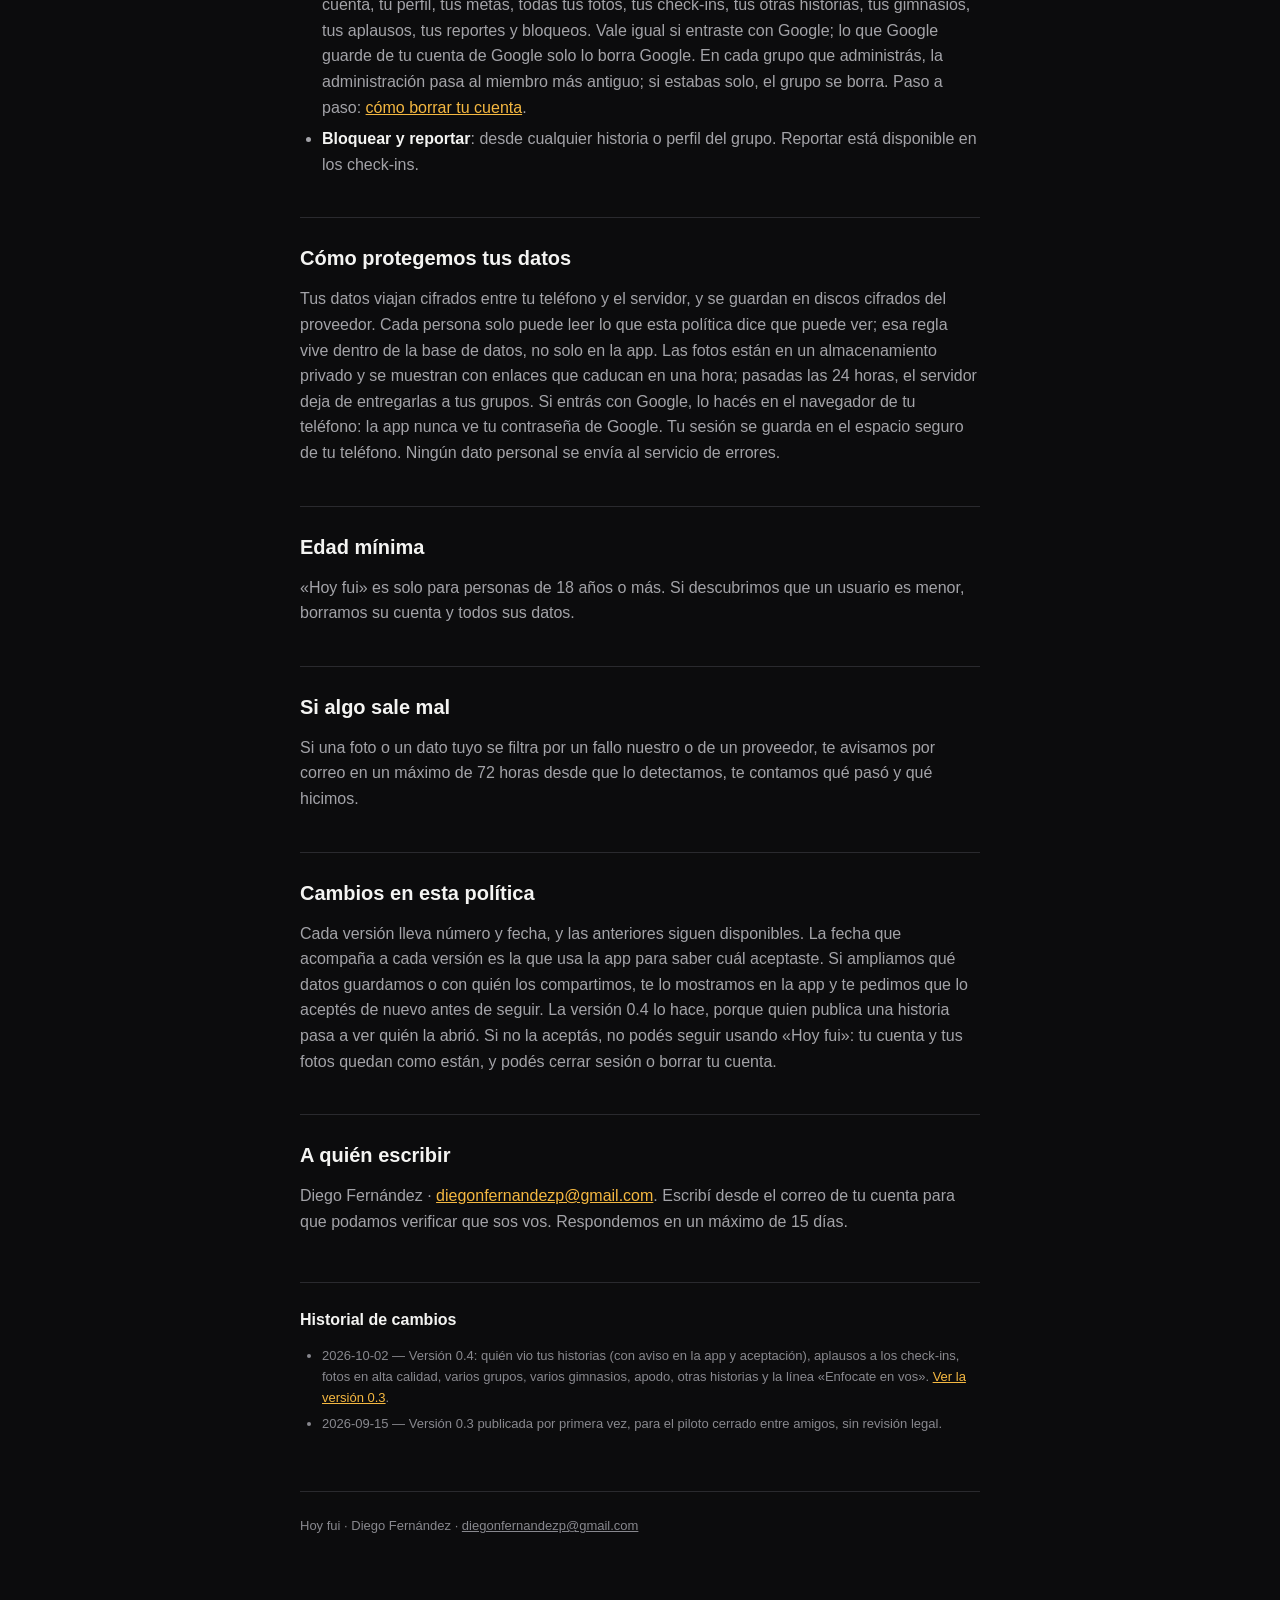
<file: privacidad/v0-4/index.html>
<!doctype html>
<html lang="es">
<head>
  <meta charset="utf-8" />
  <meta name="viewport" content="width=device-width, initial-scale=1" />
  <title>Política de privacidad · Hoy fui</title>
  <link rel="stylesheet" href="../../style.css" />
</head>
<body>
  <div class="contenedor">
    <header class="marca">
      <a class="nombre" href="/hoy-fui-legal/">Hoy fui</a>
      <nav class="paginas">
        <a href="/hoy-fui-legal/privacidad/" aria-current="page">Privacidad</a>
        <a href="/hoy-fui-legal/terminos/">Términos</a>
        <a href="/hoy-fui-legal/borrar-cuenta/">Borrar cuenta</a>
      </nav>
    </header>

    <h1>Política de privacidad de Hoy fui</h1>
    <p class="meta">Versión 0.4 · Vigente desde 2026-10-02</p>

    <div class="aviso">
      <strong>Versión anterior.</strong> Esta es la versión 0.4, reemplazada por la versión 0.5
      (vigente desde 2026-10-04). Queda publicada para que puedas consultar lo que aceptaste
      antes. Ir a <a href="/hoy-fui-legal/privacidad/">la política de privacidad vigente</a>.
    </div>

    <div class="aviso">
      <strong>Borrador para el piloto cerrado.</strong> No es una política revisada por un
      abogado: es la versión para el piloto cerrado entre amigos. La revisión legal es
      obligatoria antes de publicar en tiendas o de abrir la app a otras personas.
    </div>

    <p>«Hoy fui» es una app para que un grupo de amigos demuestre, con dos fotos tomadas en
    el momento, que hoy fue al gimnasio, y compita por constancia. Esta política explica, en
    lenguaje simple, qué datos guardamos de vos, para qué, quién los ve, cuánto tiempo y
    cómo los borrás. Si algo no queda claro, escribinos.</p>

    <h2>Qué cambió en la versión 0.4</h2>
    <p>Si ya aceptaste la versión 0.3, esto es lo nuevo. Algunas de estas funciones se van
    activando de a poco, pero esta política ya las cubre. Cada punto se explica con detalle
    más abajo, y la <a href="/hoy-fui-legal/privacidad/v0-3/">versión 0.3</a> sigue
    disponible.</p>

    <ul>
      <li><strong>Quién vio tus historias.</strong> Si alguien abre una historia tuya, vos
      ves su nombre, su foto de perfil y a qué hora la abrió. Y al revés: si abrís la
      historia de otra persona, esa persona sabe que la abriste y cuándo. Solo se muestran
      las personas que aceptaron esta versión, y solo lo que abrieron después de aceptarla:
      lo que abriste antes, nadie lo va a saber.</li>
      <li><strong>Aplausos.</strong> Podés aplaudir el check-in de un amigo con un toque.
      Solo quien hizo el check-in ve quién lo aplaudió. No hay texto, ni número público, ni
      aviso.</li>
      <li><strong>Fotos en alta calidad.</strong> Las fotos se pueden guardar con más
      resolución. Se ven más nítidas y, por eso, una persona que sale de fondo se reconoce
      más fácilmente. Cuánto tiempo se guardan y quién las ve no cambia.</li>
      <li><strong>Varios grupos.</strong> Podés estar en más de un grupo y elegir, foto por
      foto, qué grupos la ven.</li>
      <li><strong>Varios gimnasios.</strong> Podés registrar hasta 5 gimnasios. Guardamos su
      nombre y sus coordenadas, y solo vos las ves.</li>
      <li><strong>Tu apodo.</strong> El nombre que ve tu grupo es tu apodo, el que respondés
      a «¿Cómo te dicen?». Lo podés cambiar cuando quieras.</li>
      <li><strong>Otras historias.</strong> Después de tu check-in podés sumar otras
      historias del día, con dos fotos en vivo. Tu grupo las ve 24 horas, no cuentan para tu
      meta, y vos las conservás mientras exista tu cuenta.</li>
    </ul>

    <h2>Quién es responsable de tus datos</h2>
    <p>Diego Fernández, que desarrolla y opera «Hoy fui» a título personal. Podés escribirle
    a <a href="mailto:diegonfernandezp@gmail.com">diegonfernandezp@gmail.com</a>.
    Respondemos en un máximo de 15 días.</p>

    <h2>Qué datos guardamos</h2>
    <table>
      <thead>
        <tr><th>Dato</th><th>Cuándo lo obtenemos</th></tr>
      </thead>
      <tbody>
        <tr><td>Tu correo electrónico y tu contraseña</td><td>Al crear la cuenta con correo. La contraseña se guarda de forma irreversible: nadie puede leerla, tampoco nosotros.</td></tr>
        <tr><td>Tu correo y tu nombre de Google</td><td>Solo si elegís «Continuar con Google». Google nos pasa tu correo y tu nombre; nada más. Esas cuentas no tienen contraseña en «Hoy fui».</td></tr>
        <tr><td>Tu apodo («¿Cómo te dicen?») y, si querés, una foto de perfil</td><td>Al crear la cuenta o al editar tu perfil. Si entrás con Google, te proponemos tu nombre de Google y lo cambiás si querés. Es el nombre que ve tu grupo.</td></tr>
        <tr><td>La versión de estos textos que aceptaste, la fecha en que la aceptaste y que confirmaste que tenés 18 años o más</td><td>Al crear la cuenta, o al completar tu registro después de entrar con Google. Y cada vez que aceptás una versión nueva de esta política cuando te lo pedimos en la app.</td></tr>
        <tr><td>Tu zona horaria</td><td>Al crear la cuenta. Sirve para saber qué día es «hoy» para vos.</td></tr>
        <tr><td>Tu meta semanal y su historial de cambios</td><td>Cuando la elegís al empezar y cada vez que la cambiás. Guardamos desde qué lunes rige cada valor.</td></tr>
        <tr><td>Tus gimnasios, hasta 5: el nombre, las coordenadas y el radio de cada uno, y la fecha en que lo registraste</td><td>Solo si registrás un gimnasio en tu Perfil, para verificar que estás en él. Son las coordenadas del gimnasio que elegiste registrar, no las tuyas en cada check-in.</td></tr>
        <tr><td>Tus dos fotos de cada check-in: la del gimnasio y tu selfie</td><td>Cada vez que hacés check-in. Se guardan reducidas, hasta 2560 píxeles de lado mayor (hasta la versión 0.3, 1080 píxeles), y sin los datos ocultos que la cámara graba dentro del archivo (hora, lugar, modelo del teléfono).</td></tr>
        <tr><td>El registro de cada check-in: fecha y hora</td><td>Cada vez que hacés check-in. La hora la pone nuestro servidor.</td></tr>
        <tr><td>Qué grupos pueden ver cada foto que publicás, y en qué grupos cuenta cada uno de tus días de check-in</td><td>Cada vez que publicás una foto. Por defecto la ven todos tus grupos, y podés elegir. En cada grupo cuenta solo lo que ese grupo ve.</td></tr>
        <tr><td>Tus preferencias por grupo: si fijaste un grupo arriba y si silenciaste sus avisos</td><td>Cuando lo hacés.</td></tr>
        <tr><td>Los segundos que pasaron entre una foto y la otra</td><td>Cada vez que hacés check-in. Es un dato informativo que nadie ve en la app.</td></tr>
        <tr><td>Si estabas en alguno de tus gimnasios: dentro o fuera del radio, y la distancia redondeada a 10 metros</td><td>Solo si registraste un gimnasio y activaste la verificación. Nunca guardamos tus coordenadas, ni cuál de tus gimnasios fue el más cercano.</td></tr>
        <tr><td>Una huella de la foto del gimnasio, un código que permite saber si subiste la misma foto dos veces</td><td>Cada vez que hacés check-in. No sirve para reconstruir la foto.</td></tr>
        <tr><td>La hora de tu teléfono y la versión de la app en cada check-in</td><td>Para diagnosticar fallos y detectar trampas.</td></tr>
        <tr><td>Tus otras historias: sus dos fotos, la fecha y la hora, qué grupos las ven y si un administrador las quitó de su grupo</td><td>Cada vez que sumás otra historia. Las fotos se guardan con las mismas reglas que las del check-in. De estas historias no guardamos ubicación, distancia al gimnasio, huella de la foto, segundos entre las dos fotos ni reportes.</td></tr>
        <tr><td>Qué historias abriste y cuándo</td><td>Cada vez que abrís una historia, de check-in o de las otras. Sirve para mostrarte primero lo que no viste y para que quien la publicó sepa que la viste: ve tu nombre, tu foto de perfil y la hora. Nadie más lo ve. Si hay un bloqueo entre ustedes, no te ve.</td></tr>
        <tr><td>Qué check-ins aplaudiste y cuándo</td><td>Cada vez que tocás «Aplaudir». Es uno por persona y por check-in, y lo podés quitar. Quien hizo el check-in ve tu nombre y tu foto de perfil. Nadie más lo ve.</td></tr>
        <tr><td>Tus reportes y bloqueos</td><td>Cuando los hacés.</td></tr>
        <tr><td>Qué avisos querés recibir: tres interruptores, uno por tipo</td><td>Cuando aceptás recibir avisos y cada vez que cambiás un interruptor en tu Perfil.</td></tr>
        <tr><td>Un código que identifica tu teléfono para enviarte avisos</td><td>Solo si aceptás recibir avisos.</td></tr>
        <tr><td>Avisos pendientes de envío, por ejemplo «X salió del grupo» si administrás el grupo</td><td>Hasta que se envían.</td></tr>
        <tr><td>Datos de errores de la app: tipo de error, pantalla, versión, sistema y modelo del teléfono, tus últimos pasos dentro de la app y un código anónimo de tu instalación</td><td>Cuando la app falla y tocás «Reportar error», o cuando usás «Reportar un problema» en tu Perfil. Sin tu nombre, correo ni fotos. Si escribís un texto, llega tal cual.</td></tr>
      </tbody>
    </table>

    <p>Nuestro proveedor de servidores registra además, por seguridad, la dirección de
    internet desde la que te conectás y la hora. Nosotros no copiamos ese dato a ninguna
    parte.</p>

    <h2>Qué NO guardamos</h2>
    <ul>
      <li>Tus coordenadas en cada check-in ni tu historial de ubicación. Se usan en el
      momento para calcular la distancia a tus gimnasios y se descartan.</li>
      <li>Fotos de tu galería: la app no tiene acceso a ella. Solo se puede usar la cámara
      en vivo.</li>
      <li>Los datos ocultos de tus fotos ni las fotos sin comprimir.</li>
      <li>Tu contraseña de Google: Google nunca nos la pasa.</li>
      <li>Datos de salud: peso, medidas, alimentos ni nada parecido.</li>
      <li>Tus contactos, tu fecha de nacimiento ni datos de pago.</li>
      <li>Identificadores publicitarios ni datos de uso para analítica. No hay
      publicidad.</li>
      <li>Comentarios ni mensajes entre personas. Lo único que podés hacer con el check-in
      de otra persona, además de mirarlo, es aplaudirlo: un gesto, sin texto.</li>
      <li>Ninguna empresa de mapas ni de búsqueda de direcciones recibe tu ubicación: el
      radar que ves al registrar un gimnasio lo dibuja la propia app, y la ubicación solo
      viaja a nuestro servidor cuando guardás el gimnasio.</li>
    </ul>

    <h2>Para qué usamos tus datos</h2>
    <p>Para que puedas iniciar sesión, hacer tu check-in diario, ver tu progreso de la
    semana, tu racha, la carrera semanal y el ranking de cada uno de tus grupos, elegir qué
    grupos ven cada foto, ver las historias de tus grupos, guardar tu historial de fotos,
    mostrarle a quien publica una historia quién la vio y quién aplaudió su check-in, y
    recibir los avisos que activaste. También para detectar trampas sencillas (la misma foto
    dos veces, cambios de zona horaria frecuentes), corregir fallos y atender reportes. Nada
    más. No vendemos tus datos, no los usamos para publicidad y no los cruzamos con otras
    apps.</p>

    <h2>Quién ve tus datos</h2>
    <ul>
      <li><strong>Los miembros de tus grupos</strong> ven tu apodo, tu foto de perfil, tu
      meta semanal y tu progreso en la carrera («2 de 4»), la fecha de cada check-in, la
      insignia «verificado en el gimnasio» si la tenés, y tus dos fotos de cada check-in y
      de cada otra historia <strong>durante 24 horas</strong> desde que las publicaste, en
      los grupos que elegiste para cada foto. Pasadas las 24 horas, el grupo solo ve que ese
      día hiciste check-in; las fotos ya no. Quien entra a un grupo no ve lo que se publicó
      antes de que entrara. Nadie fuera de tus grupos ve nada de eso.</li>
      <li><strong>Solo vos</strong> ves tu correo, tus gimnasios (con su nombre y sus
      coordenadas), tus bloqueos, tus avisos, tus preferencias por grupo y tu historial
      completo de fotos en «Mi historial» y en «Mis otras historias».</li>
      <li><strong>Quien publica una historia</strong> ve quién la abrió y cuándo: nombre,
      foto de perfil y hora. Solo aparecen las personas que aceptaron esta versión de la
      política, y solo lo que abrieron después de aceptarla. No aparece quien tiene un
      bloqueo con esa persona ni quien ya no comparte con ella un grupo que ve esa historia.
      Lo que se abrió antes de que esta función empezara a funcionar no se muestra nunca.
      Qué historias abriste lo ves vos y, de cada una, solo la persona que la publicó. Nadie
      más lo ve, tampoco el administrador del grupo.</li>
      <li><strong>Quien hizo un check-in</strong> ve quién lo aplaudió, con nombre y foto de
      perfil, y cuántos aplausos tiene. Nadie más lo ve: ni los demás miembros ni el
      administrador, y no hay números públicos ni aviso. Solo se puede aplaudir a un amigo
      con quien compartís un grupo, y el aplauso no cuenta para la meta, la racha, la
      carrera ni el ranking.</li>
      <li><strong>El administrador de un grupo</strong> ve además los reportes hechos en el
      grupo.</li>
      <li><strong>El responsable</strong> puede ver tus datos solo para atender una
      solicitud tuya, un reporte o un fallo, y nunca para otra cosa.</li>
      <li><strong>Nuestros proveedores</strong> los procesan para darnos el servicio:
      Supabase (usuarios, base de datos y fotos, en São Paulo, Brasil); Google (solo si
      entrás con Google: nos entrega tu correo y tu nombre, y Google sabe que usás «Hoy
      fui», según su propia política; Estados Unidos); Expo (envío de avisos,
      actualizaciones de la app y, en iPhone, la app Expo Go con la que abrís «Hoy fui»,
      para lo cual necesitás una cuenta de Expo; Estados Unidos); Sentry (errores, sin datos
      personales). Ninguno usa tus datos para fines propios. Tus datos salen de tu país
      hacia Brasil y Estados Unidos.</li>
      <li>En Android instalás «Hoy fui» con un archivo APK que descargás de un enlace, sin
      pasar por Google Play. Google Play no recibe nada.</li>
    </ul>

    <h2>Cuánto tiempo los guardamos</h2>
    <table>
      <thead>
        <tr><th>Dato</th><th>Plazo</th></tr>
      </thead>
      <tbody>
        <tr><td>Fotos de check-in</td><td>Mientras exista tu cuenta, o hasta que las borrés. Tu grupo las ve solo 24 horas; vos las ves siempre en «Mi historial». No se borran solas.</td></tr>
        <tr><td>Fotos de tus otras historias</td><td>Tu grupo las ve 24 horas. Vos las conservás mientras exista tu cuenta o hasta que las borrés, en «Mis otras historias»; si un administrador la quitó de su grupo, vos seguís viéndola. Los archivos de una historia que borraste se eliminan en la limpieza diaria.</td></tr>
        <tr><td>Cuenta, perfil, meta semanal e historial de metas, registros de check-in, bloqueos, avisos que elegiste</td><td>Mientras exista tu cuenta.</td></tr>
        <tr><td>Tus gimnasios</td><td>Hasta que quites cada uno o borres tu cuenta.</td></tr>
        <tr><td>Qué grupos ven cada foto</td><td>Mientras existan tu cuenta y esa foto.</td></tr>
        <tr><td>En qué grupos cuenta cada uno de tus días</td><td>Mientras existan tu cuenta y ese grupo, también si borrás la foto: el día sigue contando.</td></tr>
        <tr><td>Tus preferencias por grupo</td><td>Mientras estés en ese grupo.</td></tr>
        <tr><td>Qué historias abriste</td><td>Mientras existan tu cuenta y esa historia.</td></tr>
        <tr><td>Qué check-ins aplaudiste</td><td>Mientras existan tu cuenta y ese check-in, o hasta que quites el aplauso.</td></tr>
        <tr><td>Reportes</td><td>Mientras existan tu cuenta y el check-in reportado.</td></tr>
        <tr><td>Código para avisos</td><td>Hasta que cerrés sesión o 90 días sin usar la app.</td></tr>
        <tr><td>Avisos pendientes de envío</td><td>Hasta que se envían.</td></tr>
        <tr><td>Datos de errores</td><td>El plazo del plan gratuito de Sentry.</td></tr>
      </tbody>
    </table>

    <h2>Sobre las fotos y las personas que salen de fondo</h2>
    <p>Tomás fotos en un gimnasio, donde hay otras personas que no usan la app. La foto del
    gimnasio la saca la cámara trasera, así que es fácil que alguien salga de fondo. Si
    alguien te pide que borrés una foto en la que aparece, borrala. Cualquier miembro puede
    reportar un check-in, y el administrador del grupo puede quitar una foto de su grupo,
    donde deja de verse, o, si es un check-in, eliminarla. Si no usás «Hoy fui» y aparecés
    en una foto, escribinos a <a
    href="mailto:diegonfernandezp@gmail.com">diegonfernandezp@gmail.com</a>: la borramos en
    un máximo de 48 horas, aunque quien la publicó la conserve o un administrador ya la haya
    quitado de su grupo.</p>

    <p>Somos honestos con vos: la app no difumina rostros ni detecta personas. Lo único que
    hace es mostrar una línea fija en la pantalla de la cámara, «Enfocate en vos», para que
    apuntes a vos y no a los demás. Y con las fotos en alta calidad, una persona que sale de
    fondo se reconoce más que antes; no cambia cuánto tiempo se guarda la foto ni quién la
    ve. Una foto puede quedar visible para tus grupos hasta 24 horas, y queda en tu
    historial, que solo ves vos, mientras exista tu cuenta. Las otras historias no tienen el
    botón «Reportar»: el administrador solo puede quitarlas de su grupo, y quien se sienta
    incómodo puede bloquear a quien las publica. Las fotos que ves pueden quedar un tiempo
    guardadas en la memoria de tu teléfono para mostrarse más rápido. Nada técnico impide
    que otro miembro haga una captura de pantalla durante esas 24 horas, aunque los términos
    lo prohíben.</p>

    <h2>Qué permisos te pide la app y cuándo</h2>
    <p>Ningún permiso se pide antes de que lo necesités.</p>

    <ul>
      <li><strong>Cámara</strong>: al tocar «Hacé check-in» por primera vez. Un solo permiso
      cubre las dos cámaras, la trasera y la frontal. Solo para tomar las fotos en el
      momento; nunca para leer tu galería.</li>
      <li><strong>Ubicación</strong>: solo si registrás un gimnasio o activás «Verificar que
      estoy en mi gimnasio» en tu Perfil. Se lee una vez por check-in, mientras usás la app,
      y se guarda solo si estabas dentro del radio de algún gimnasio y a qué distancia
      aproximada. Nunca tus coordenadas.</li>
      <li><strong>Notificaciones</strong>: después de tu primer check-in. Enviamos tres
      tipos de aviso, cada uno con su interruptor en tu Perfil: «X hizo check-in», «Tu racha
      está en juego» (los domingos por la mañana, si todavía podés completar la semana) y «X
      salió del grupo» (solo si administrás el grupo). Los aplausos y «quién vio» no mandan
      ningún aviso. Podés apagar cualquiera cuando quieras, y silenciar los avisos de un
      grupo desde su menú.</li>
    </ul>

    <p>Podés retirar cualquiera de los tres desde los ajustes de tu teléfono. La app sigue
    funcionando en todo lo que no dependa de ese permiso.</p>

    <h2>Cómo ves, corregís, exportás y borrás tus datos</h2>
    <ul>
      <li><strong>Ver y corregir</strong>: en tu Perfil podés editar tu apodo, tu foto, tus
      gimnasios y tu correo. Si entraste con Google, tu correo es el de Google y no se
      cambia desde la app. La zona horaria se puede cambiar una vez cada 30 días, para
      evitar trampas con el día del check-in.</li>
      <li><strong>Cambiar tu meta semanal</strong>: en tu Perfil. El cambio rige desde el
      lunes siguiente; las semanas pasadas se cuentan con la meta que tenías entonces.</li>
      <li><strong>Elegir qué grupos ven una foto</strong>: al publicarla. El mismo día podés
      sumar más grupos a una foto tuya; después de publicada no se puede sacar a ningún
      grupo, pero podés borrar la foto.</li>
      <li><strong>Exportar</strong>: en tu Perfil, «Descargar mis datos». Recibís al
      instante un archivo con tu perfil, tus metas, tus check-ins, las historias que
      abriste, tus reportes, bloqueos y tu membresía en el grupo (rol y fecha de ingreso).
      Si registraste gimnasios o sumaste otras historias, también llevan sus datos, sin
      fotos. Los aplausos que diste todavía no entran en ese archivo. Las fotos las ves en
      «Mi historial». Para cualquier otra solicitud sobre tus datos, escribinos.</li>
      <li><strong>Borrar una foto</strong>: en «Mi historial», en «Mis otras historias» o en
      tu propia historia. Se borran las dos fotos de ese check-in o de esa historia. El día
      sigue contando para tu racha, la carrera y el ranking.</li>
      <li><strong>Quitar un aplauso</strong>: tocá «Quitar» en el mismo botón. Desaparece de
      la lista de quien hizo el check-in, sin avisarle.</li>
      <li><strong>Quitar un gimnasio</strong>: desde tus gimnasios en el Perfil. Se borran
      su nombre y sus coordenadas.</li>
      <li><strong>Apagar un aviso</strong>: en tu Perfil, un interruptor por tipo.</li>
      <li><strong>Borrar tu cuenta</strong>: en tu Perfil, «Borrar cuenta». Es inmediato e
      irreversible: se borran tu cuenta, tu perfil, tus metas, todas tus fotos, tus
      check-ins, tus otras historias, tus gimnasios, tus aplausos, tus reportes y bloqueos.
      Vale igual si entraste con Google; lo que Google guarde de tu cuenta de Google solo lo
      borra Google. En cada grupo que administrás, la administración pasa al miembro más
      antiguo; si estabas solo, el grupo se borra. Paso a paso: <a
      href="/hoy-fui-legal/borrar-cuenta/">cómo borrar tu cuenta</a>.</li>
      <li><strong>Bloquear y reportar</strong>: desde cualquier historia o perfil del grupo.
      Reportar está disponible en los check-ins.</li>
    </ul>

    <h2>Cómo protegemos tus datos</h2>
    <p>Tus datos viajan cifrados entre tu teléfono y el servidor, y se guardan en discos
    cifrados del proveedor. Cada persona solo puede leer lo que esta política dice que puede
    ver; esa regla vive dentro de la base de datos, no solo en la app. Las fotos están en un
    almacenamiento privado y se muestran con enlaces que caducan en una hora; pasadas las 24
    horas, el servidor deja de entregarlas a tus grupos. Si entrás con Google, lo hacés en
    el navegador de tu teléfono: la app nunca ve tu contraseña de Google. Tu sesión se
    guarda en el espacio seguro de tu teléfono. Ningún dato personal se envía al servicio de
    errores.</p>

    <h2>Edad mínima</h2>
    <p>«Hoy fui» es solo para personas de 18 años o más. Si descubrimos que un usuario es
    menor, borramos su cuenta y todos sus datos.</p>

    <h2>Si algo sale mal</h2>
    <p>Si una foto o un dato tuyo se filtra por un fallo nuestro o de un proveedor, te
    avisamos por correo en un máximo de 72 horas desde que lo detectamos, te contamos qué
    pasó y qué hicimos.</p>

    <h2>Cambios en esta política</h2>
    <p>Cada versión lleva número y fecha, y las anteriores siguen disponibles. La fecha que
    acompaña a cada versión es la que usa la app para saber cuál aceptaste. Si ampliamos qué
    datos guardamos o con quién los compartimos, te lo mostramos en la app y te pedimos que
    lo aceptés de nuevo antes de seguir. La versión 0.4 lo hace, porque quien publica una
    historia pasa a ver quién la abrió. Si no la aceptás, no podés seguir usando «Hoy fui»:
    tu cuenta y tus fotos quedan como están, y podés cerrar sesión o borrar tu cuenta.</p>

    <h2>A quién escribir</h2>
    <p>Diego Fernández · <a
    href="mailto:diegonfernandezp@gmail.com">diegonfernandezp@gmail.com</a>. Escribí desde
    el correo de tu cuenta para que podamos verificar que sos vos. Respondemos en un máximo
    de 15 días.</p>

    <div class="historial">
      <h2>Historial de cambios</h2>
      <ul>
        <li>2026-10-02 — Versión 0.4: quién vio tus historias (con aviso en la app y
        aceptación), aplausos a los check-ins, fotos en alta calidad, varios grupos, varios
        gimnasios, apodo, otras historias y la línea «Enfocate en vos». <a
        href="/hoy-fui-legal/privacidad/v0-3/">Ver la versión 0.3</a>.</li>
        <li>2026-09-15 — Versión 0.3 publicada por primera vez, para el piloto cerrado entre
        amigos, sin revisión legal.</li>
      </ul>
    </div>

    <footer class="pie">
      Hoy fui · Diego Fernández ·
      <a href="mailto:diegonfernandezp@gmail.com">diegonfernandezp@gmail.com</a>
    </footer>
  </div>
</body>
</html>
</file>
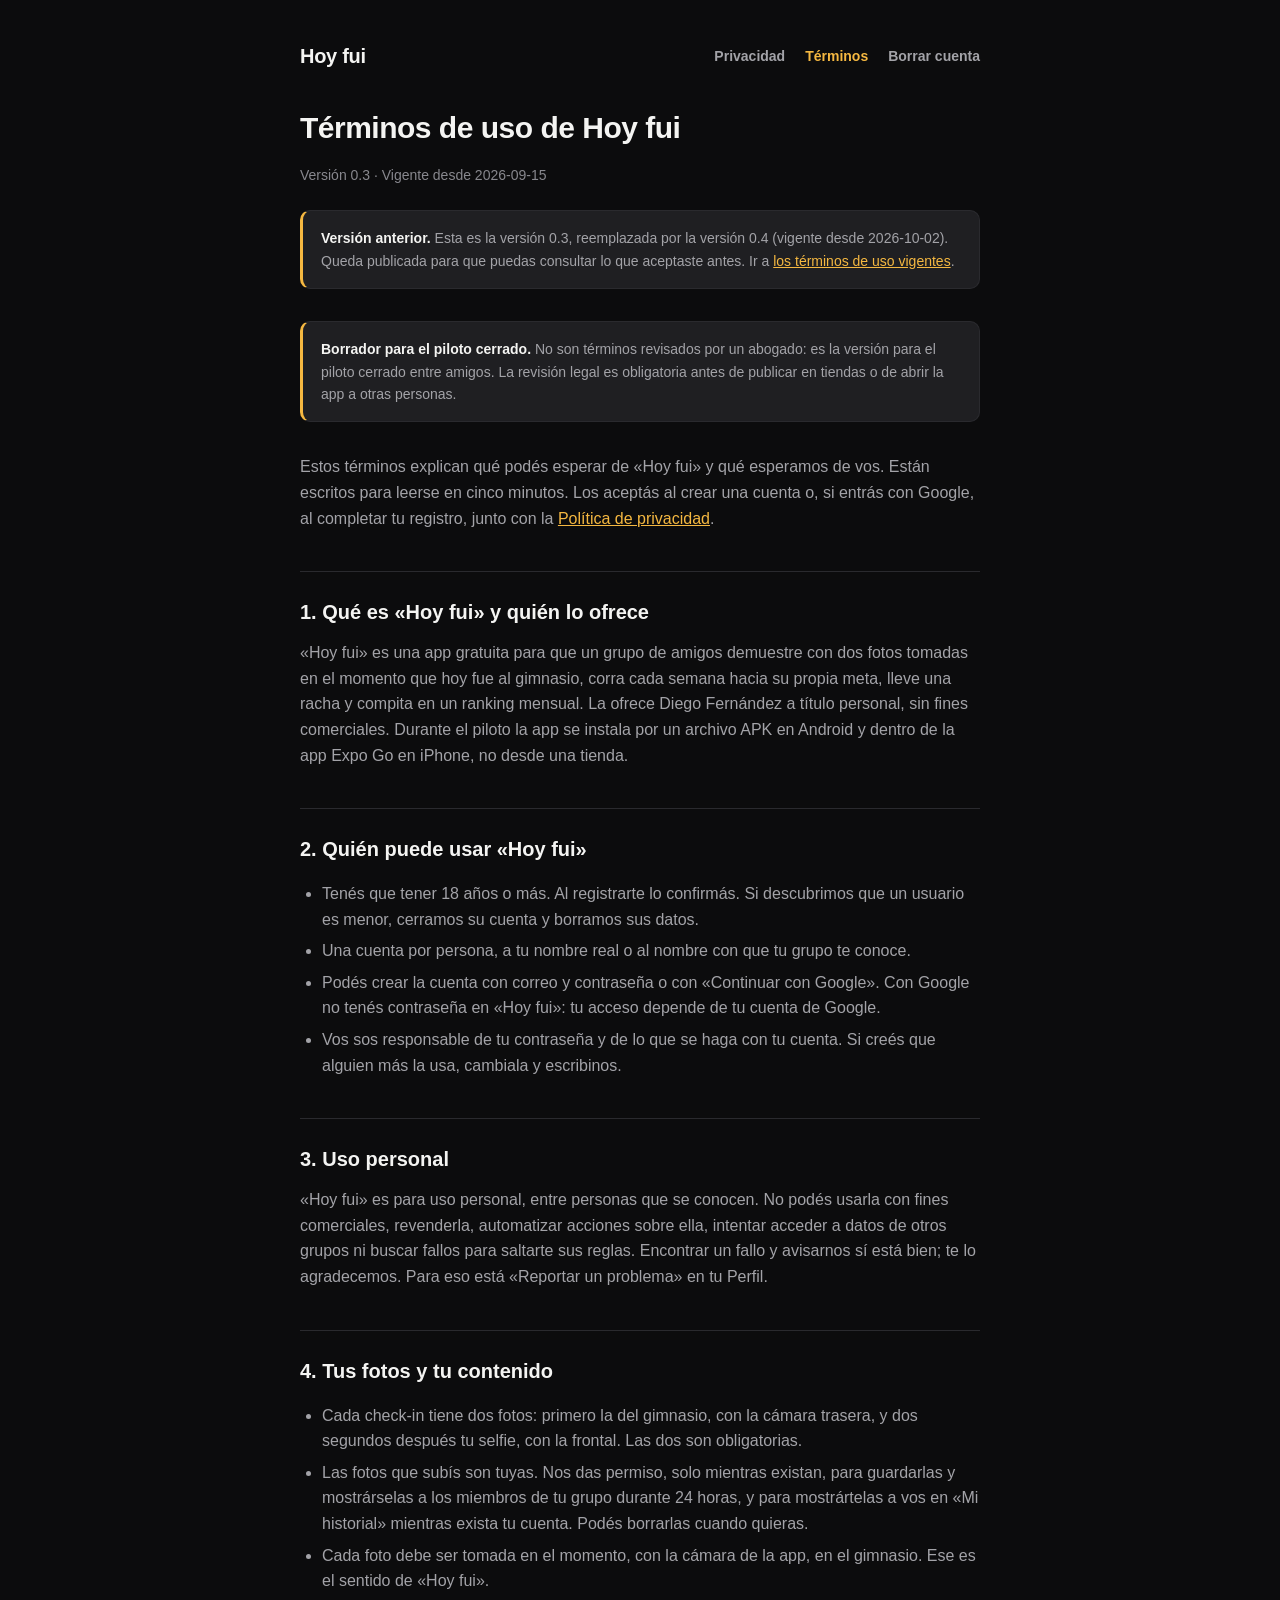
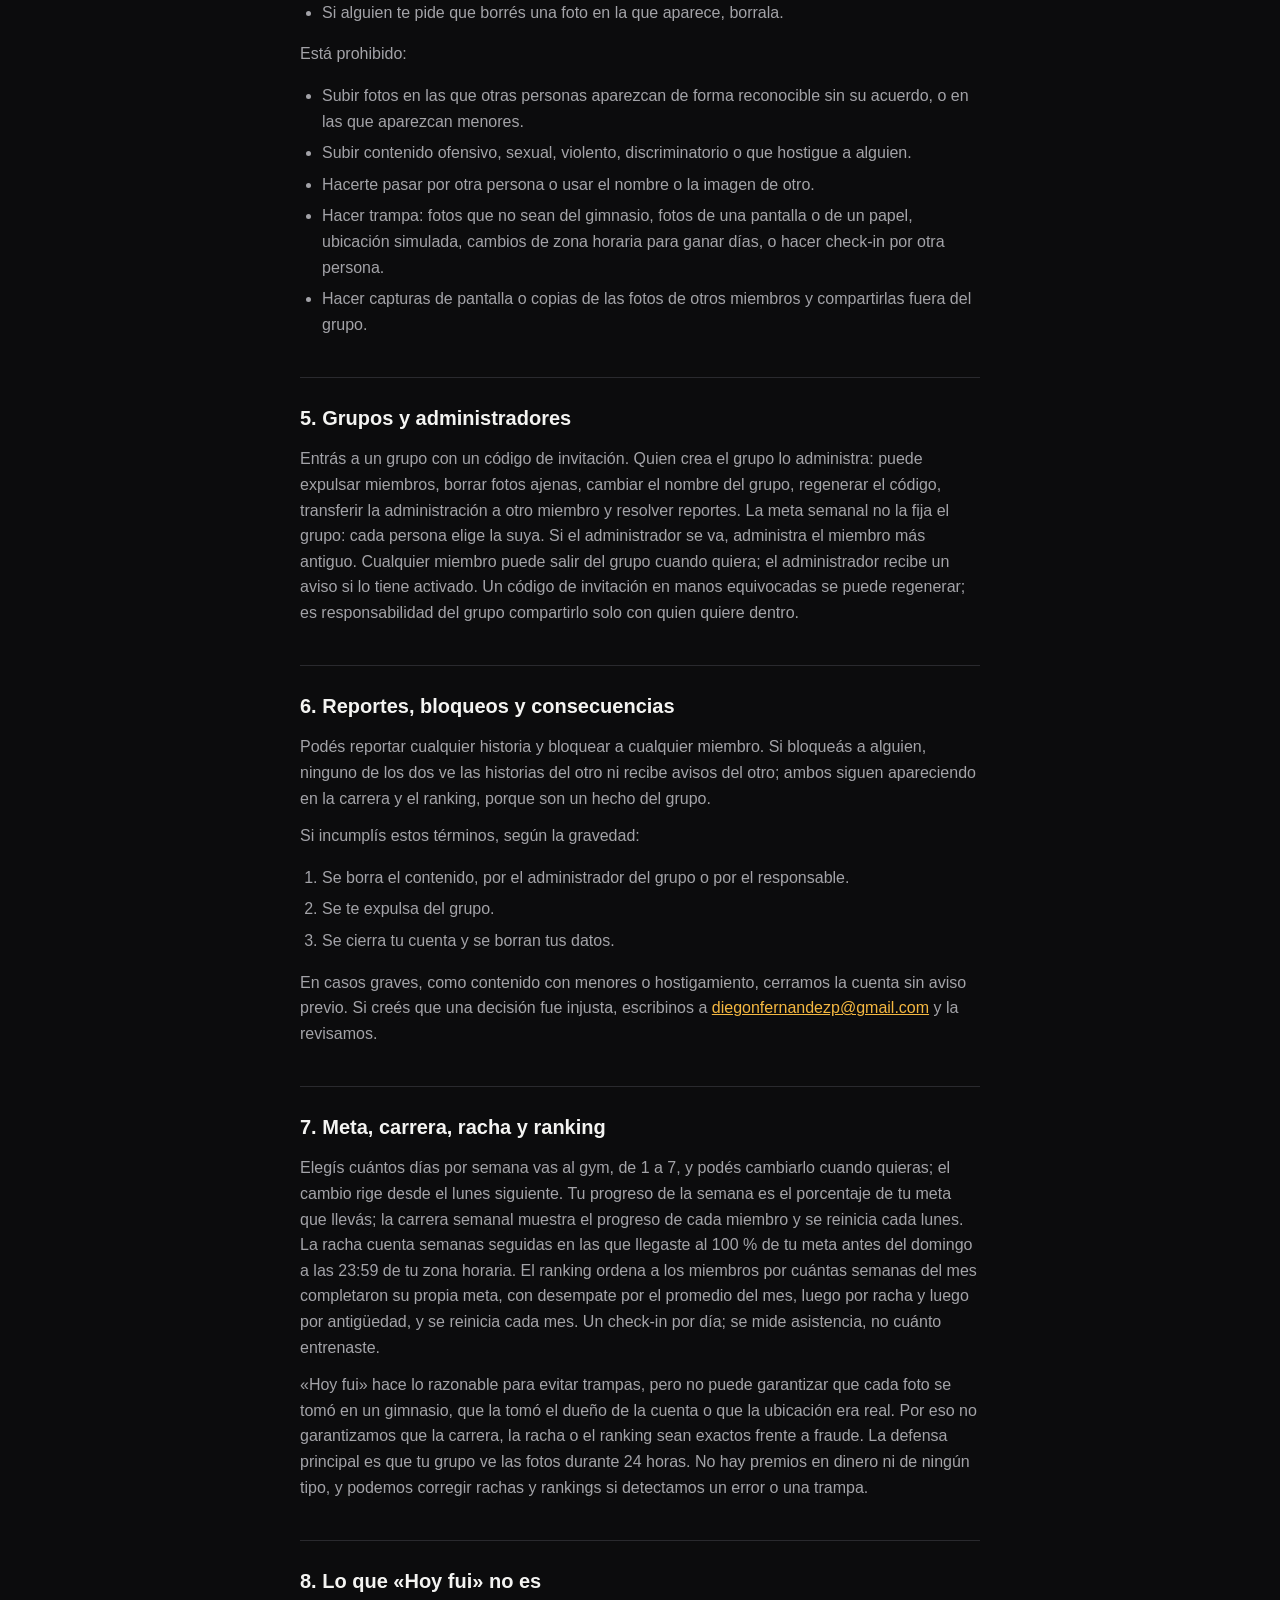
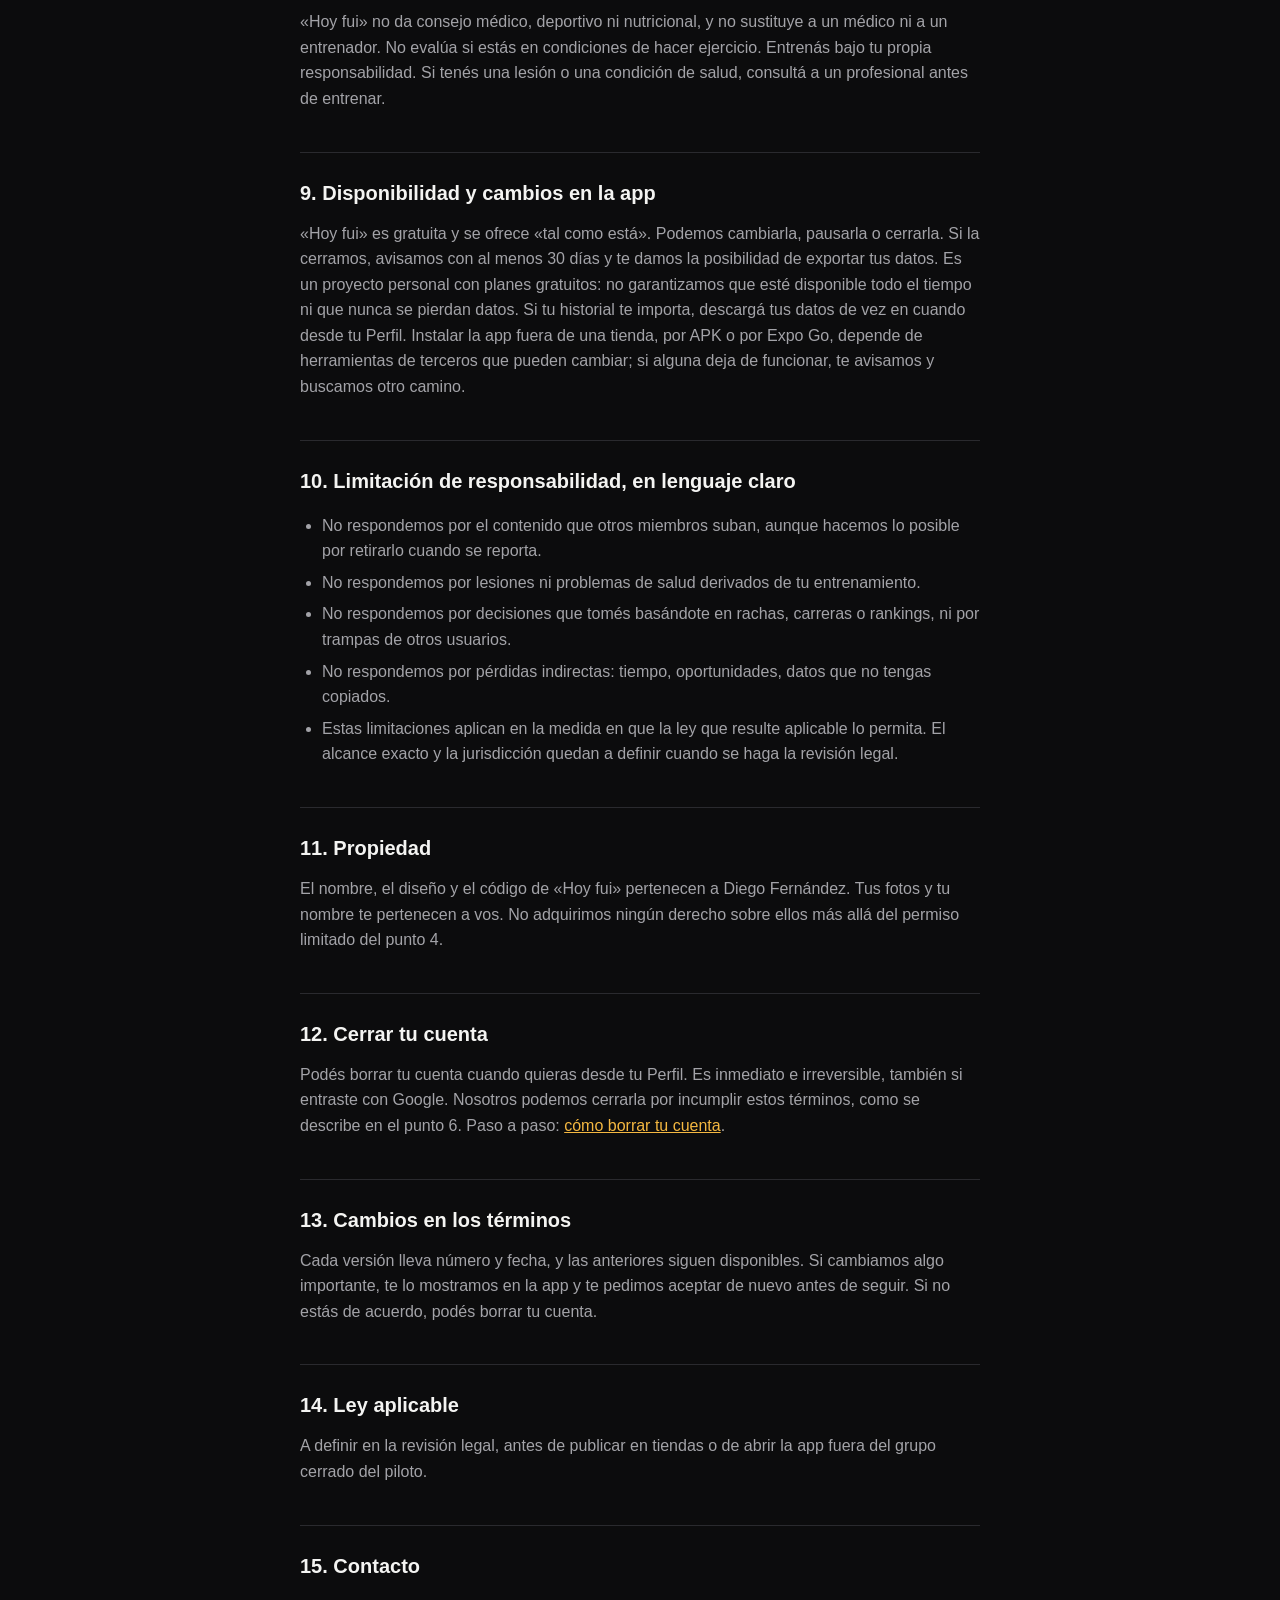
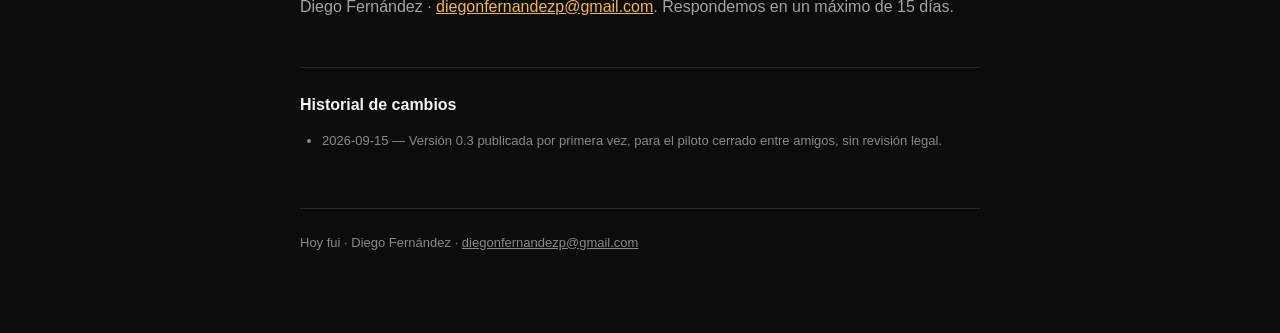
<file: terminos/v0-3/index.html>
<!doctype html>
<html lang="es">
<head>
  <meta charset="utf-8" />
  <meta name="viewport" content="width=device-width, initial-scale=1" />
  <title>Términos de uso · Hoy fui</title>
  <link rel="stylesheet" href="../../style.css" />
</head>
<body>
  <div class="contenedor">
    <header class="marca">
      <a class="nombre" href="/hoy-fui-legal/">Hoy fui</a>
      <nav class="paginas">
        <a href="/hoy-fui-legal/privacidad/">Privacidad</a>
        <a href="/hoy-fui-legal/terminos/" aria-current="page">Términos</a>
        <a href="/hoy-fui-legal/borrar-cuenta/">Borrar cuenta</a>
      </nav>
    </header>

    <h1>Términos de uso de Hoy fui</h1>
    <p class="meta">Versión 0.3 · Vigente desde 2026-09-15</p>

    <div class="aviso">
      <strong>Versión anterior.</strong> Esta es la versión 0.3, reemplazada por la versión 0.4
      (vigente desde 2026-10-02). Queda publicada para que puedas consultar lo que aceptaste
      antes. Ir a <a href="/hoy-fui-legal/terminos/">los términos de uso vigentes</a>.
    </div>

    <div class="aviso">
      <strong>Borrador para el piloto cerrado.</strong> No son términos revisados por un
      abogado: es la versión para el piloto cerrado entre amigos. La revisión legal es
      obligatoria antes de publicar en tiendas o de abrir la app a otras personas.
    </div>

    <p>
      Estos términos explican qué podés esperar de «Hoy fui» y qué esperamos de vos. Están
      escritos para leerse en cinco minutos. Los aceptás al crear una cuenta o, si entrás con
      Google, al completar tu registro, junto con la
      <a href="/hoy-fui-legal/privacidad/">Política de privacidad</a>.
    </p>

    <h2>1. Qué es «Hoy fui» y quién lo ofrece</h2>
    <p>
      «Hoy fui» es una app gratuita para que un grupo de amigos demuestre con dos fotos
      tomadas en el momento que hoy fue al gimnasio, corra cada semana hacia su propia meta,
      lleve una racha y compita en un ranking mensual. La ofrece Diego Fernández a título
      personal, sin fines comerciales. Durante el piloto la app se instala por un archivo APK
      en Android y dentro de la app Expo Go en iPhone, no desde una tienda.
    </p>

    <h2>2. Quién puede usar «Hoy fui»</h2>
    <ul>
      <li>Tenés que tener 18 años o más. Al registrarte lo confirmás. Si descubrimos que un
        usuario es menor, cerramos su cuenta y borramos sus datos.</li>
      <li>Una cuenta por persona, a tu nombre real o al nombre con que tu grupo te conoce.</li>
      <li>Podés crear la cuenta con correo y contraseña o con «Continuar con Google». Con
        Google no tenés contraseña en «Hoy fui»: tu acceso depende de tu cuenta de Google.</li>
      <li>Vos sos responsable de tu contraseña y de lo que se haga con tu cuenta. Si creés que
        alguien más la usa, cambiala y escribinos.</li>
    </ul>

    <h2>3. Uso personal</h2>
    <p>
      «Hoy fui» es para uso personal, entre personas que se conocen. No podés usarla con
      fines comerciales, revenderla, automatizar acciones sobre ella, intentar acceder a
      datos de otros grupos ni buscar fallos para saltarte sus reglas. Encontrar un fallo y
      avisarnos sí está bien; te lo agradecemos. Para eso está «Reportar un problema» en tu
      Perfil.
    </p>

    <h2>4. Tus fotos y tu contenido</h2>
    <ul>
      <li>Cada check-in tiene dos fotos: primero la del gimnasio, con la cámara trasera, y
        dos segundos después tu selfie, con la frontal. Las dos son obligatorias.</li>
      <li>Las fotos que subís son tuyas. Nos das permiso, solo mientras existan, para
        guardarlas y mostrárselas a los miembros de tu grupo durante 24 horas, y para
        mostrártelas a vos en «Mi historial» mientras exista tu cuenta. Podés borrarlas
        cuando quieras.</li>
      <li>Cada foto debe ser tomada en el momento, con la cámara de la app, en el gimnasio.
        Ese es el sentido de «Hoy fui».</li>
      <li>Si alguien te pide que borrés una foto en la que aparece, borrala.</li>
    </ul>
    <p>Está prohibido:</p>
    <ul>
      <li>Subir fotos en las que otras personas aparezcan de forma reconocible sin su
        acuerdo, o en las que aparezcan menores.</li>
      <li>Subir contenido ofensivo, sexual, violento, discriminatorio o que hostigue a
        alguien.</li>
      <li>Hacerte pasar por otra persona o usar el nombre o la imagen de otro.</li>
      <li>Hacer trampa: fotos que no sean del gimnasio, fotos de una pantalla o de un papel,
        ubicación simulada, cambios de zona horaria para ganar días, o hacer check-in por
        otra persona.</li>
      <li>Hacer capturas de pantalla o copias de las fotos de otros miembros y compartirlas
        fuera del grupo.</li>
    </ul>

    <h2>5. Grupos y administradores</h2>
    <p>
      Entrás a un grupo con un código de invitación. Quien crea el grupo lo administra: puede
      expulsar miembros, borrar fotos ajenas, cambiar el nombre del grupo, regenerar el
      código, transferir la administración a otro miembro y resolver reportes. La meta
      semanal no la fija el grupo: cada persona elige la suya. Si el administrador se va,
      administra el miembro más antiguo. Cualquier miembro puede salir del grupo cuando
      quiera; el administrador recibe un aviso si lo tiene activado. Un código de invitación
      en manos equivocadas se puede regenerar; es responsabilidad del grupo compartirlo solo
      con quien quiere dentro.
    </p>

    <h2>6. Reportes, bloqueos y consecuencias</h2>
    <p>
      Podés reportar cualquier historia y bloquear a cualquier miembro. Si bloqueás a
      alguien, ninguno de los dos ve las historias del otro ni recibe avisos del otro; ambos
      siguen apareciendo en la carrera y el ranking, porque son un hecho del grupo.
    </p>
    <p>Si incumplís estos términos, según la gravedad:</p>
    <ol>
      <li>Se borra el contenido, por el administrador del grupo o por el responsable.</li>
      <li>Se te expulsa del grupo.</li>
      <li>Se cierra tu cuenta y se borran tus datos.</li>
    </ol>
    <p>
      En casos graves, como contenido con menores o hostigamiento, cerramos la cuenta sin
      aviso previo. Si creés que una decisión fue injusta, escribinos a
      <a href="mailto:diegonfernandezp@gmail.com">diegonfernandezp@gmail.com</a> y la
      revisamos.
    </p>

    <h2>7. Meta, carrera, racha y ranking</h2>
    <p>
      Elegís cuántos días por semana vas al gym, de 1 a 7, y podés cambiarlo cuando quieras;
      el cambio rige desde el lunes siguiente. Tu progreso de la semana es el porcentaje de
      tu meta que llevás; la carrera semanal muestra el progreso de cada miembro y se reinicia
      cada lunes. La racha cuenta semanas seguidas en las que llegaste al 100&nbsp;% de tu
      meta antes del domingo a las 23:59 de tu zona horaria. El ranking ordena a los miembros
      por cuántas semanas del mes completaron su propia meta, con desempate por el promedio
      del mes, luego por racha y luego por antigüedad, y se reinicia cada mes. Un check-in
      por día; se mide asistencia, no cuánto entrenaste.
    </p>
    <p>
      «Hoy fui» hace lo razonable para evitar trampas, pero no puede garantizar que cada foto
      se tomó en un gimnasio, que la tomó el dueño de la cuenta o que la ubicación era real.
      Por eso no garantizamos que la carrera, la racha o el ranking sean exactos frente a
      fraude. La defensa principal es que tu grupo ve las fotos durante 24 horas. No hay
      premios en dinero ni de ningún tipo, y podemos corregir rachas y rankings si detectamos
      un error o una trampa.
    </p>

    <h2>8. Lo que «Hoy fui» no es</h2>
    <p>
      «Hoy fui» no da consejo médico, deportivo ni nutricional, y no sustituye a un médico ni
      a un entrenador. No evalúa si estás en condiciones de hacer ejercicio. Entrenás bajo tu
      propia responsabilidad. Si tenés una lesión o una condición de salud, consultá a un
      profesional antes de entrenar.
    </p>

    <h2>9. Disponibilidad y cambios en la app</h2>
    <p>
      «Hoy fui» es gratuita y se ofrece «tal como está». Podemos cambiarla, pausarla o
      cerrarla. Si la cerramos, avisamos con al menos 30 días y te damos la posibilidad de
      exportar tus datos. Es un proyecto personal con planes gratuitos: no garantizamos que
      esté disponible todo el tiempo ni que nunca se pierdan datos. Si tu historial te
      importa, descargá tus datos de vez en cuando desde tu Perfil. Instalar la app fuera de
      una tienda, por APK o por Expo Go, depende de herramientas de terceros que pueden
      cambiar; si alguna deja de funcionar, te avisamos y buscamos otro camino.
    </p>

    <h2>10. Limitación de responsabilidad, en lenguaje claro</h2>
    <ul>
      <li>No respondemos por el contenido que otros miembros suban, aunque hacemos lo
        posible por retirarlo cuando se reporta.</li>
      <li>No respondemos por lesiones ni problemas de salud derivados de tu entrenamiento.</li>
      <li>No respondemos por decisiones que tomés basándote en rachas, carreras o rankings,
        ni por trampas de otros usuarios.</li>
      <li>No respondemos por pérdidas indirectas: tiempo, oportunidades, datos que no tengas
        copiados.</li>
      <li>Estas limitaciones aplican en la medida en que la ley que resulte aplicable lo
        permita. El alcance exacto y la jurisdicción quedan a definir cuando se haga la
        revisión legal.</li>
    </ul>

    <h2>11. Propiedad</h2>
    <p>
      El nombre, el diseño y el código de «Hoy fui» pertenecen a Diego Fernández. Tus fotos y
      tu nombre te pertenecen a vos. No adquirimos ningún derecho sobre ellos más allá del
      permiso limitado del punto 4.
    </p>

    <h2>12. Cerrar tu cuenta</h2>
    <p>
      Podés borrar tu cuenta cuando quieras desde tu Perfil. Es inmediato e irreversible,
      también si entraste con Google. Nosotros podemos cerrarla por incumplir estos términos,
      como se describe en el punto 6. Paso a paso:
      <a href="/hoy-fui-legal/borrar-cuenta/">cómo borrar tu cuenta</a>.
    </p>

    <h2>13. Cambios en los términos</h2>
    <p>
      Cada versión lleva número y fecha, y las anteriores siguen disponibles. Si cambiamos
      algo importante, te lo mostramos en la app y te pedimos aceptar de nuevo antes de
      seguir. Si no estás de acuerdo, podés borrar tu cuenta.
    </p>

    <h2>14. Ley aplicable</h2>
    <p>
      A definir en la revisión legal, antes de publicar en tiendas o de abrir la app fuera
      del grupo cerrado del piloto.
    </p>

    <h2>15. Contacto</h2>
    <p>
      Diego Fernández ·
      <a href="mailto:diegonfernandezp@gmail.com">diegonfernandezp@gmail.com</a>. Respondemos
      en un máximo de 15 días.
    </p>

    <div class="historial">
      <h2>Historial de cambios</h2>
      <ul>
        <li>2026-09-15 — Versión 0.3 publicada por primera vez, para el piloto cerrado entre amigos, sin revisión legal.</li>
      </ul>
    </div>

    <footer class="pie">
      Hoy fui · Diego Fernández ·
      <a href="mailto:diegonfernandezp@gmail.com">diegonfernandezp@gmail.com</a>
    </footer>
  </div>
</body>
</html>
</file>
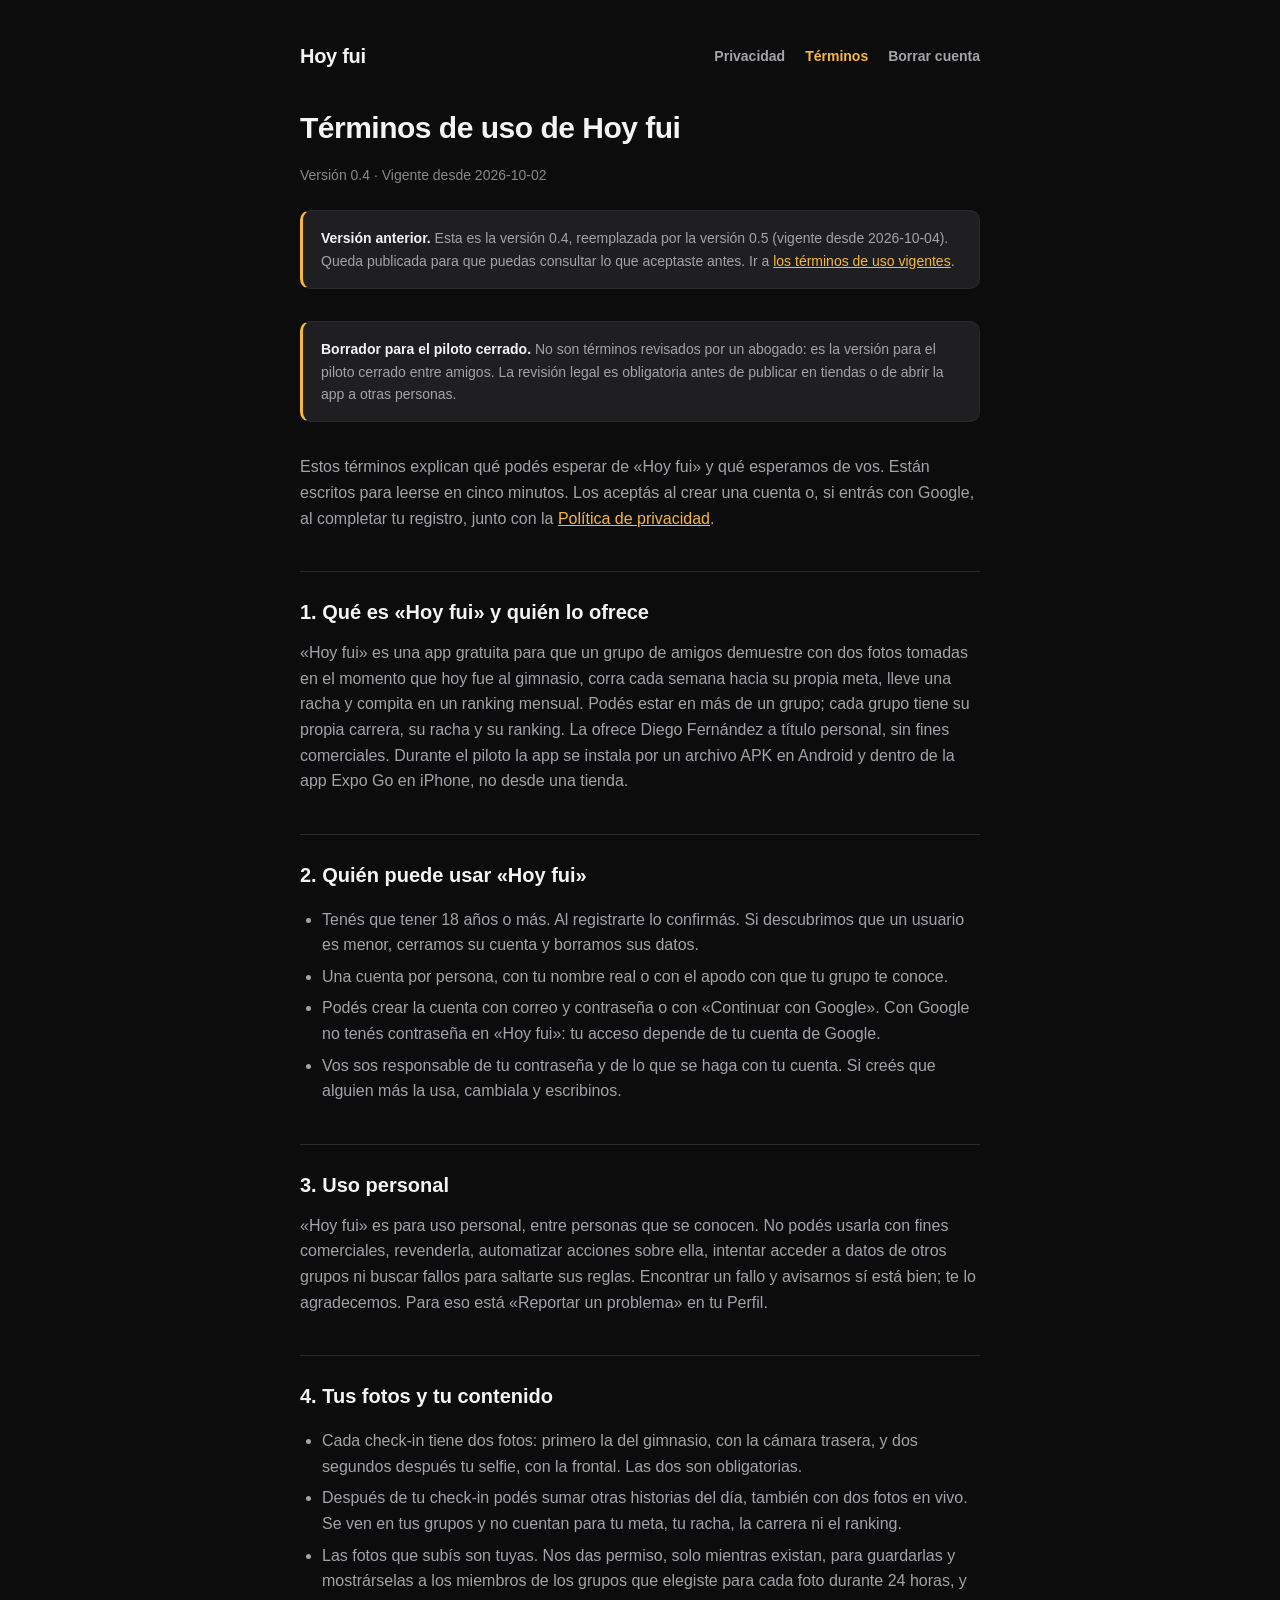
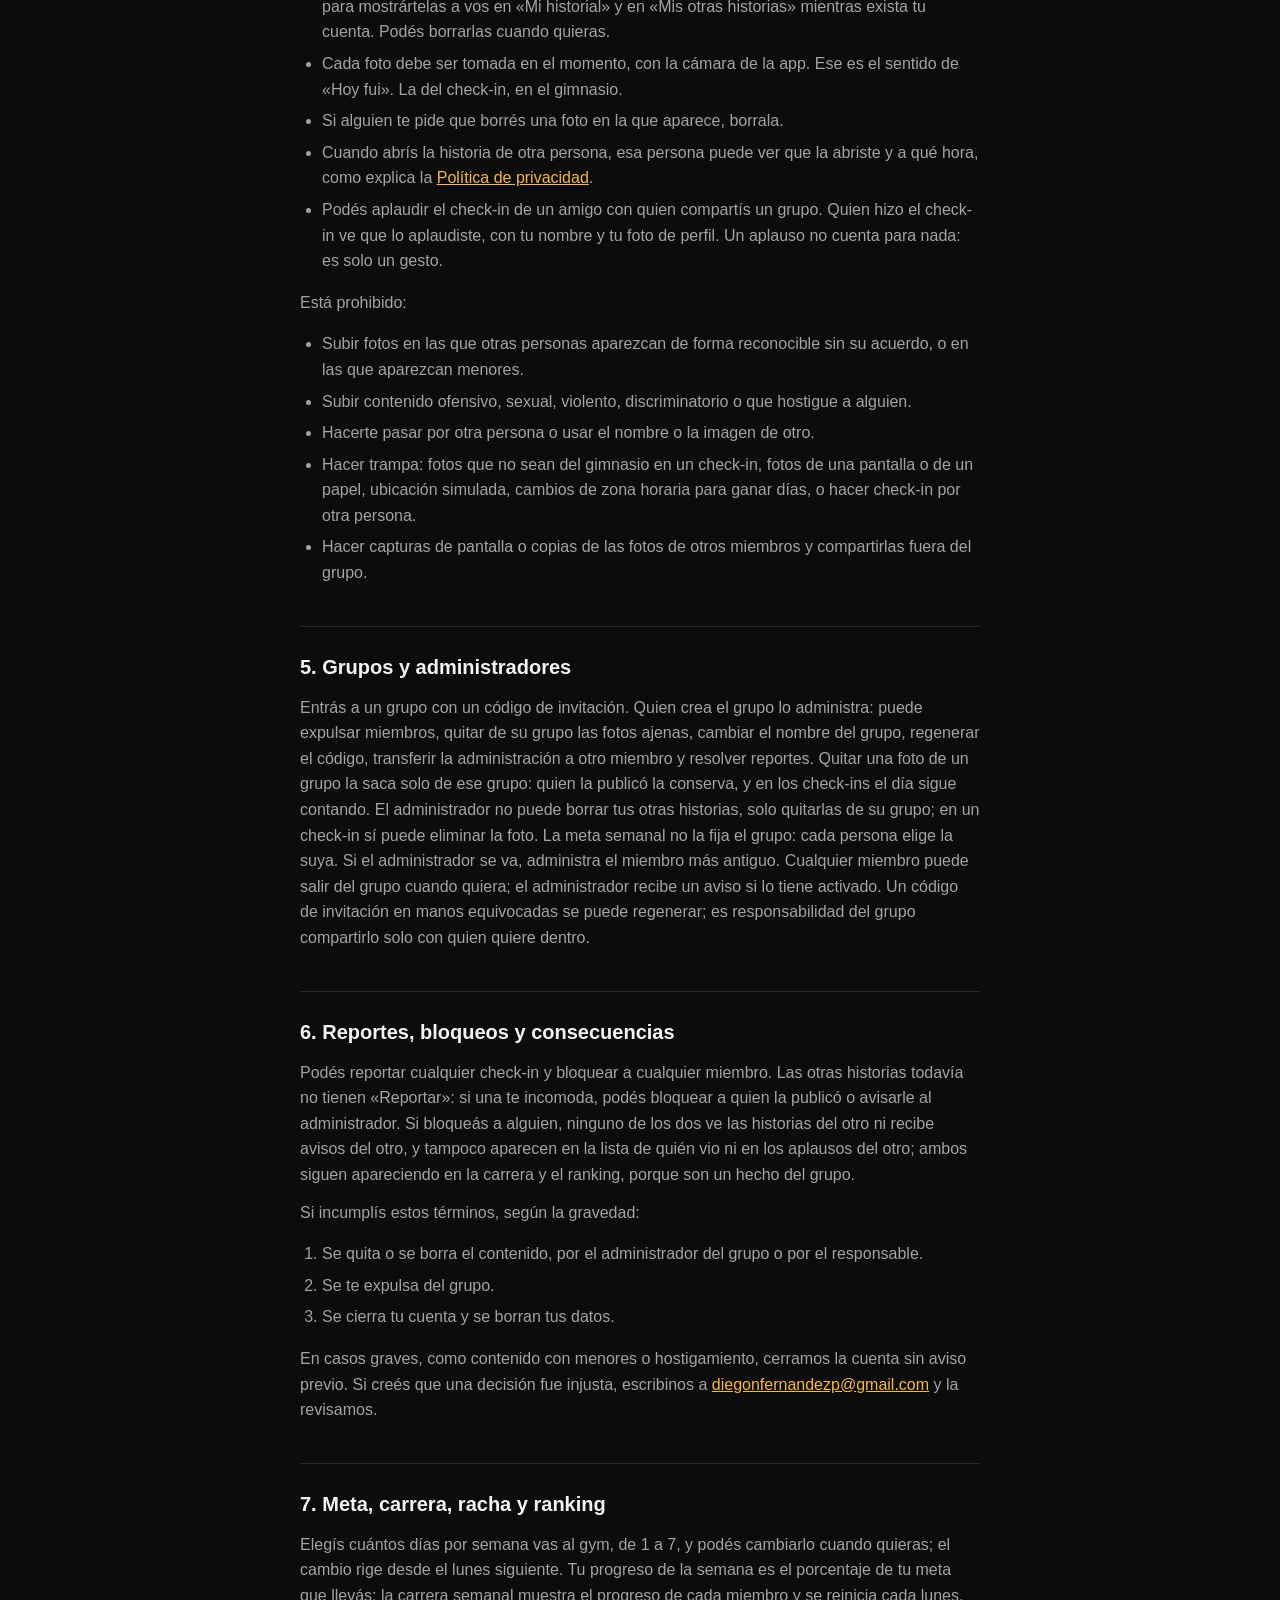
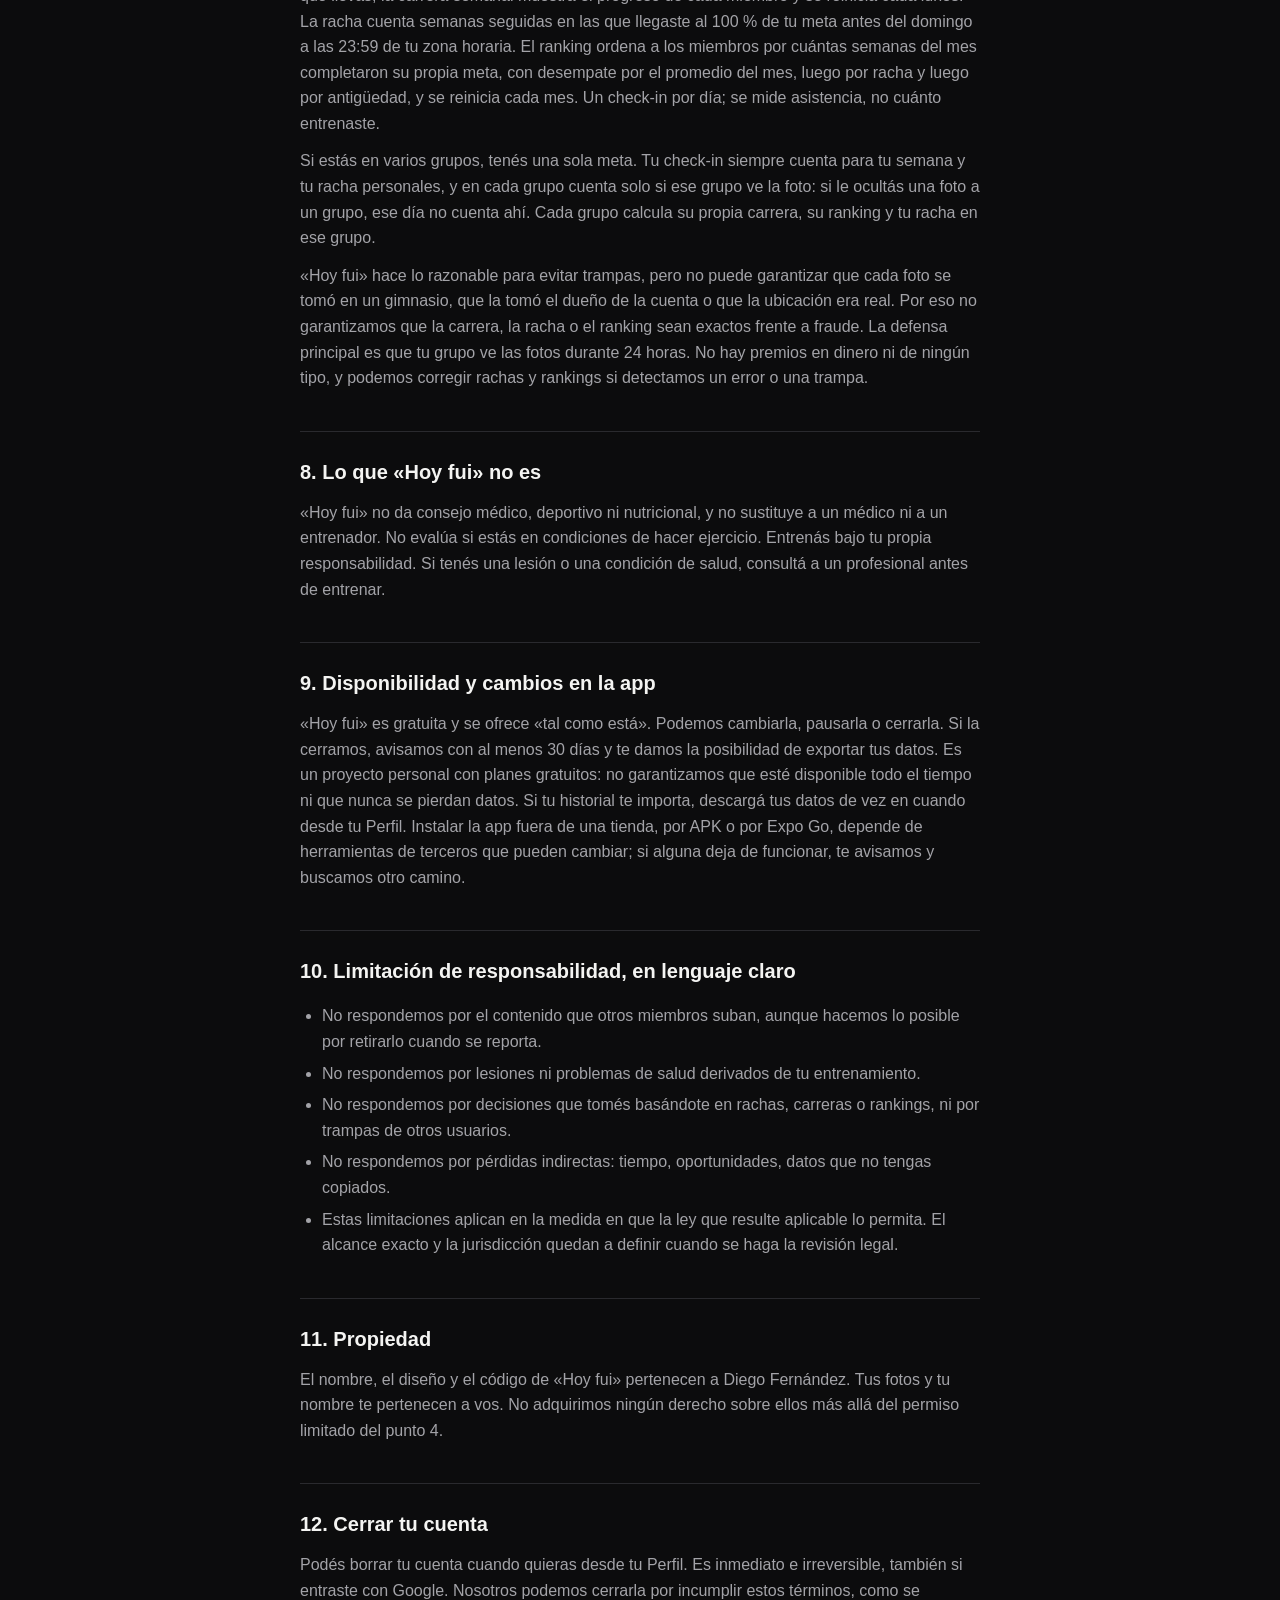
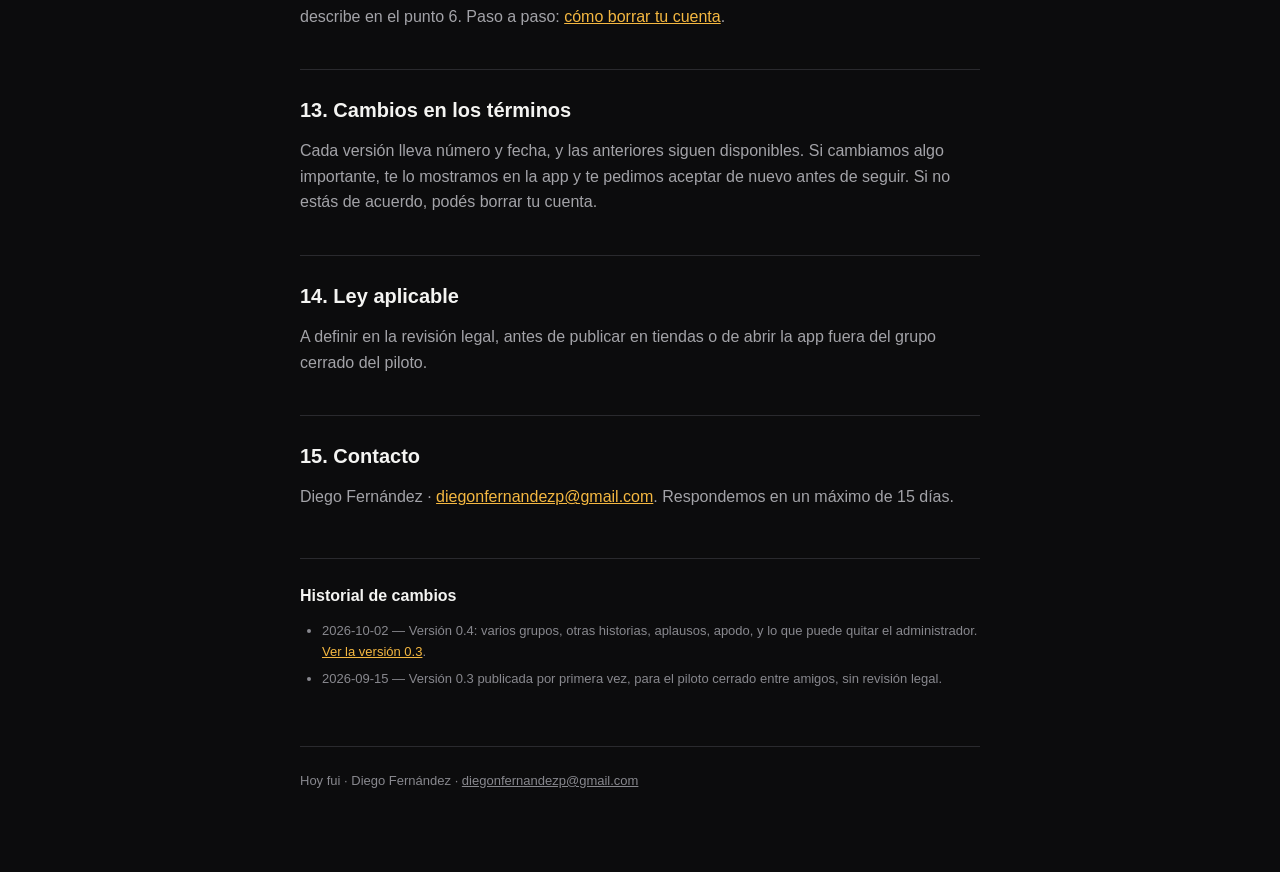
<file: terminos/v0-4/index.html>
<!doctype html>
<html lang="es">
<head>
  <meta charset="utf-8" />
  <meta name="viewport" content="width=device-width, initial-scale=1" />
  <title>Términos de uso · Hoy fui</title>
  <link rel="stylesheet" href="../../style.css" />
</head>
<body>
  <div class="contenedor">
    <header class="marca">
      <a class="nombre" href="/hoy-fui-legal/">Hoy fui</a>
      <nav class="paginas">
        <a href="/hoy-fui-legal/privacidad/">Privacidad</a>
        <a href="/hoy-fui-legal/terminos/" aria-current="page">Términos</a>
        <a href="/hoy-fui-legal/borrar-cuenta/">Borrar cuenta</a>
      </nav>
    </header>

    <h1>Términos de uso de Hoy fui</h1>
    <p class="meta">Versión 0.4 · Vigente desde 2026-10-02</p>

    <div class="aviso">
      <strong>Versión anterior.</strong> Esta es la versión 0.4, reemplazada por la versión 0.5
      (vigente desde 2026-10-04). Queda publicada para que puedas consultar lo que aceptaste
      antes. Ir a <a href="/hoy-fui-legal/terminos/">los términos de uso vigentes</a>.
    </div>

    <div class="aviso">
      <strong>Borrador para el piloto cerrado.</strong> No son términos revisados por un
      abogado: es la versión para el piloto cerrado entre amigos. La revisión legal es
      obligatoria antes de publicar en tiendas o de abrir la app a otras personas.
    </div>

    <p>Estos términos explican qué podés esperar de «Hoy fui» y qué esperamos de vos. Están
    escritos para leerse en cinco minutos. Los aceptás al crear una cuenta o, si entrás con
    Google, al completar tu registro, junto con la <a
    href="/hoy-fui-legal/privacidad/">Política de privacidad</a>.</p>

    <h2>1. Qué es «Hoy fui» y quién lo ofrece</h2>
    <p>«Hoy fui» es una app gratuita para que un grupo de amigos demuestre con dos fotos
    tomadas en el momento que hoy fue al gimnasio, corra cada semana hacia su propia meta,
    lleve una racha y compita en un ranking mensual. Podés estar en más de un grupo; cada
    grupo tiene su propia carrera, su racha y su ranking. La ofrece Diego Fernández a título
    personal, sin fines comerciales. Durante el piloto la app se instala por un archivo APK
    en Android y dentro de la app Expo Go en iPhone, no desde una tienda.</p>

    <h2>2. Quién puede usar «Hoy fui»</h2>
    <ul>
      <li>Tenés que tener 18 años o más. Al registrarte lo confirmás. Si descubrimos que un
      usuario es menor, cerramos su cuenta y borramos sus datos.</li>
      <li>Una cuenta por persona, con tu nombre real o con el apodo con que tu grupo te
      conoce.</li>
      <li>Podés crear la cuenta con correo y contraseña o con «Continuar con Google». Con
      Google no tenés contraseña en «Hoy fui»: tu acceso depende de tu cuenta de
      Google.</li>
      <li>Vos sos responsable de tu contraseña y de lo que se haga con tu cuenta. Si creés
      que alguien más la usa, cambiala y escribinos.</li>
    </ul>

    <h2>3. Uso personal</h2>
    <p>«Hoy fui» es para uso personal, entre personas que se conocen. No podés usarla con
    fines comerciales, revenderla, automatizar acciones sobre ella, intentar acceder a datos
    de otros grupos ni buscar fallos para saltarte sus reglas. Encontrar un fallo y
    avisarnos sí está bien; te lo agradecemos. Para eso está «Reportar un problema» en tu
    Perfil.</p>

    <h2>4. Tus fotos y tu contenido</h2>
    <ul>
      <li>Cada check-in tiene dos fotos: primero la del gimnasio, con la cámara trasera, y
      dos segundos después tu selfie, con la frontal. Las dos son obligatorias.</li>
      <li>Después de tu check-in podés sumar otras historias del día, también con dos fotos
      en vivo. Se ven en tus grupos y no cuentan para tu meta, tu racha, la carrera ni el
      ranking.</li>
      <li>Las fotos que subís son tuyas. Nos das permiso, solo mientras existan, para
      guardarlas y mostrárselas a los miembros de los grupos que elegiste para cada foto
      durante 24 horas, y para mostrártelas a vos en «Mi historial» y en «Mis otras
      historias» mientras exista tu cuenta. Podés borrarlas cuando quieras.</li>
      <li>Cada foto debe ser tomada en el momento, con la cámara de la app. Ese es el
      sentido de «Hoy fui». La del check-in, en el gimnasio.</li>
      <li>Si alguien te pide que borrés una foto en la que aparece, borrala.</li>
      <li>Cuando abrís la historia de otra persona, esa persona puede ver que la abriste y a
      qué hora, como explica la <a href="/hoy-fui-legal/privacidad/">Política de
      privacidad</a>.</li>
      <li>Podés aplaudir el check-in de un amigo con quien compartís un grupo. Quien hizo el
      check-in ve que lo aplaudiste, con tu nombre y tu foto de perfil. Un aplauso no cuenta
      para nada: es solo un gesto.</li>
    </ul>

    <p>Está prohibido:</p>

    <ul>
      <li>Subir fotos en las que otras personas aparezcan de forma reconocible sin su
      acuerdo, o en las que aparezcan menores.</li>
      <li>Subir contenido ofensivo, sexual, violento, discriminatorio o que hostigue a
      alguien.</li>
      <li>Hacerte pasar por otra persona o usar el nombre o la imagen de otro.</li>
      <li>Hacer trampa: fotos que no sean del gimnasio en un check-in, fotos de una pantalla
      o de un papel, ubicación simulada, cambios de zona horaria para ganar días, o hacer
      check-in por otra persona.</li>
      <li>Hacer capturas de pantalla o copias de las fotos de otros miembros y compartirlas
      fuera del grupo.</li>
    </ul>

    <h2>5. Grupos y administradores</h2>
    <p>Entrás a un grupo con un código de invitación. Quien crea el grupo lo administra:
    puede expulsar miembros, quitar de su grupo las fotos ajenas, cambiar el nombre del
    grupo, regenerar el código, transferir la administración a otro miembro y resolver
    reportes. Quitar una foto de un grupo la saca solo de ese grupo: quien la publicó la
    conserva, y en los check-ins el día sigue contando. El administrador no puede borrar tus
    otras historias, solo quitarlas de su grupo; en un check-in sí puede eliminar la foto.
    La meta semanal no la fija el grupo: cada persona elige la suya. Si el administrador se
    va, administra el miembro más antiguo. Cualquier miembro puede salir del grupo cuando
    quiera; el administrador recibe un aviso si lo tiene activado. Un código de invitación
    en manos equivocadas se puede regenerar; es responsabilidad del grupo compartirlo solo
    con quien quiere dentro.</p>

    <h2>6. Reportes, bloqueos y consecuencias</h2>
    <p>Podés reportar cualquier check-in y bloquear a cualquier miembro. Las otras historias
    todavía no tienen «Reportar»: si una te incomoda, podés bloquear a quien la publicó o
    avisarle al administrador. Si bloqueás a alguien, ninguno de los dos ve las historias
    del otro ni recibe avisos del otro, y tampoco aparecen en la lista de quién vio ni en
    los aplausos del otro; ambos siguen apareciendo en la carrera y el ranking, porque son
    un hecho del grupo.</p>

    <p>Si incumplís estos términos, según la gravedad:</p>

    <ol>
      <li>Se quita o se borra el contenido, por el administrador del grupo o por el
      responsable.</li>
      <li>Se te expulsa del grupo.</li>
      <li>Se cierra tu cuenta y se borran tus datos.</li>
    </ol>

    <p>En casos graves, como contenido con menores o hostigamiento, cerramos la cuenta sin
    aviso previo. Si creés que una decisión fue injusta, escribinos a <a
    href="mailto:diegonfernandezp@gmail.com">diegonfernandezp@gmail.com</a> y la
    revisamos.</p>

    <h2>7. Meta, carrera, racha y ranking</h2>
    <p>Elegís cuántos días por semana vas al gym, de 1 a 7, y podés cambiarlo cuando
    quieras; el cambio rige desde el lunes siguiente. Tu progreso de la semana es el
    porcentaje de tu meta que llevás; la carrera semanal muestra el progreso de cada miembro
    y se reinicia cada lunes. La racha cuenta semanas seguidas en las que llegaste al
    100&nbsp;% de tu meta antes del domingo a las 23:59 de tu zona horaria. El ranking
    ordena a los miembros por cuántas semanas del mes completaron su propia meta, con
    desempate por el promedio del mes, luego por racha y luego por antigüedad, y se reinicia
    cada mes. Un check-in por día; se mide asistencia, no cuánto entrenaste.</p>

    <p>Si estás en varios grupos, tenés una sola meta. Tu check-in siempre cuenta para tu
    semana y tu racha personales, y en cada grupo cuenta solo si ese grupo ve la foto: si le
    ocultás una foto a un grupo, ese día no cuenta ahí. Cada grupo calcula su propia
    carrera, su ranking y tu racha en ese grupo.</p>

    <p>«Hoy fui» hace lo razonable para evitar trampas, pero no puede garantizar que cada
    foto se tomó en un gimnasio, que la tomó el dueño de la cuenta o que la ubicación era
    real. Por eso no garantizamos que la carrera, la racha o el ranking sean exactos frente
    a fraude. La defensa principal es que tu grupo ve las fotos durante 24 horas. No hay
    premios en dinero ni de ningún tipo, y podemos corregir rachas y rankings si detectamos
    un error o una trampa.</p>

    <h2>8. Lo que «Hoy fui» no es</h2>
    <p>«Hoy fui» no da consejo médico, deportivo ni nutricional, y no sustituye a un médico
    ni a un entrenador. No evalúa si estás en condiciones de hacer ejercicio. Entrenás bajo
    tu propia responsabilidad. Si tenés una lesión o una condición de salud, consultá a un
    profesional antes de entrenar.</p>

    <h2>9. Disponibilidad y cambios en la app</h2>
    <p>«Hoy fui» es gratuita y se ofrece «tal como está». Podemos cambiarla, pausarla o
    cerrarla. Si la cerramos, avisamos con al menos 30 días y te damos la posibilidad de
    exportar tus datos. Es un proyecto personal con planes gratuitos: no garantizamos que
    esté disponible todo el tiempo ni que nunca se pierdan datos. Si tu historial te
    importa, descargá tus datos de vez en cuando desde tu Perfil. Instalar la app fuera de
    una tienda, por APK o por Expo Go, depende de herramientas de terceros que pueden
    cambiar; si alguna deja de funcionar, te avisamos y buscamos otro camino.</p>

    <h2>10. Limitación de responsabilidad, en lenguaje claro</h2>
    <ul>
      <li>No respondemos por el contenido que otros miembros suban, aunque hacemos lo
      posible por retirarlo cuando se reporta.</li>
      <li>No respondemos por lesiones ni problemas de salud derivados de tu
      entrenamiento.</li>
      <li>No respondemos por decisiones que tomés basándote en rachas, carreras o rankings,
      ni por trampas de otros usuarios.</li>
      <li>No respondemos por pérdidas indirectas: tiempo, oportunidades, datos que no tengas
      copiados.</li>
      <li>Estas limitaciones aplican en la medida en que la ley que resulte aplicable lo
      permita. El alcance exacto y la jurisdicción quedan a definir cuando se haga la
      revisión legal.</li>
    </ul>

    <h2>11. Propiedad</h2>
    <p>El nombre, el diseño y el código de «Hoy fui» pertenecen a Diego Fernández. Tus fotos
    y tu nombre te pertenecen a vos. No adquirimos ningún derecho sobre ellos más allá del
    permiso limitado del punto 4.</p>

    <h2>12. Cerrar tu cuenta</h2>
    <p>Podés borrar tu cuenta cuando quieras desde tu Perfil. Es inmediato e irreversible,
    también si entraste con Google. Nosotros podemos cerrarla por incumplir estos términos,
    como se describe en el punto 6. Paso a paso: <a
    href="/hoy-fui-legal/borrar-cuenta/">cómo borrar tu cuenta</a>.</p>

    <h2>13. Cambios en los términos</h2>
    <p>Cada versión lleva número y fecha, y las anteriores siguen disponibles. Si cambiamos
    algo importante, te lo mostramos en la app y te pedimos aceptar de nuevo antes de
    seguir. Si no estás de acuerdo, podés borrar tu cuenta.</p>

    <h2>14. Ley aplicable</h2>
    <p>A definir en la revisión legal, antes de publicar en tiendas o de abrir la app fuera
    del grupo cerrado del piloto.</p>

    <h2>15. Contacto</h2>
    <p>Diego Fernández · <a
    href="mailto:diegonfernandezp@gmail.com">diegonfernandezp@gmail.com</a>. Respondemos en
    un máximo de 15 días.</p>

    <div class="historial">
      <h2>Historial de cambios</h2>
      <ul>
        <li>2026-10-02 — Versión 0.4: varios grupos, otras historias, aplausos, apodo, y lo
        que puede quitar el administrador. <a href="/hoy-fui-legal/terminos/v0-3/">Ver la
        versión 0.3</a>.</li>
        <li>2026-09-15 — Versión 0.3 publicada por primera vez, para el piloto cerrado entre
        amigos, sin revisión legal.</li>
      </ul>
    </div>

    <footer class="pie">
      Hoy fui · Diego Fernández ·
      <a href="mailto:diegonfernandezp@gmail.com">diegonfernandezp@gmail.com</a>
    </footer>
  </div>
</body>
</html>
</file>
<file: style.css>
:root {
  --bg: #0c0c0d;
  --surface: #161618;
  --surface-raised: #1f1f22;
  --border: #2a2a2e;
  --text: #f4f4f2;
  --text-secondary: #a3a3a8;
  --text-tertiary: #88888e;
  --accent: #f5b841;
  --on-accent: #0c0c0d;
  --danger: #f26d6d;
}

* {
  box-sizing: border-box;
}

body {
  margin: 0;
  background: var(--bg);
  color: var(--text);
  font-family: -apple-system, BlinkMacSystemFont, "Segoe UI", Roboto, Helvetica, Arial, sans-serif;
  line-height: 1.6;
}

.contenedor {
  max-width: 720px;
  margin: 0 auto;
  padding: 24px 20px 80px;
}

header.marca {
  display: flex;
  align-items: center;
  justify-content: space-between;
  gap: 16px;
  padding: 16px 0 32px;
  flex-wrap: wrap;
}

header.marca a.nombre {
  color: var(--text);
  font-weight: 800;
  font-size: 20px;
  text-decoration: none;
  letter-spacing: -0.3px;
}

nav.paginas {
  display: flex;
  gap: 20px;
  flex-wrap: wrap;
}

nav.paginas a {
  color: var(--text-secondary);
  text-decoration: none;
  font-size: 14px;
  font-weight: 600;
}

nav.paginas a:hover,
nav.paginas a[aria-current="page"] {
  color: var(--accent);
}

h1 {
  font-size: 30px;
  font-weight: 800;
  letter-spacing: -0.5px;
  margin: 0 0 8px;
}

h2 {
  font-size: 20px;
  font-weight: 700;
  margin: 40px 0 12px;
  border-top: 1px solid var(--border);
  padding-top: 24px;
}

h1 + .meta {
  margin-bottom: 24px;
}

.meta {
  color: var(--text-tertiary);
  font-size: 14px;
}

.aviso {
  background: var(--surface-raised);
  border: 1px solid var(--border);
  border-left: 3px solid var(--accent);
  border-radius: 10px;
  padding: 16px 18px;
  margin: 20px 0 32px;
  color: var(--text-secondary);
  font-size: 14px;
}

.aviso strong {
  color: var(--text);
}

p {
  color: var(--text-secondary);
  margin: 12px 0;
}

ul, ol {
  color: var(--text-secondary);
  padding-left: 22px;
}

li {
  margin: 6px 0;
}

strong {
  color: var(--text);
}

table {
  width: 100%;
  border-collapse: collapse;
  margin: 16px 0;
  font-size: 14px;
}

th, td {
  text-align: left;
  padding: 10px 12px;
  border-bottom: 1px solid var(--border);
  color: var(--text-secondary);
  vertical-align: top;
}

th {
  color: var(--text);
  font-weight: 700;
  border-bottom: 1px solid var(--accent);
}

a {
  color: var(--accent);
}

.tarjetas {
  display: grid;
  grid-template-columns: repeat(auto-fit, minmax(180px, 1fr));
  gap: 12px;
  margin: 24px 0;
}

.tarjeta {
  background: var(--surface);
  border: 1px solid var(--border);
  border-radius: 12px;
  padding: 18px;
  text-decoration: none;
  display: block;
}

.tarjeta .titulo {
  color: var(--text);
  font-weight: 700;
  font-size: 16px;
  margin-bottom: 4px;
}

.tarjeta .desc {
  color: var(--text-secondary);
  font-size: 13px;
  line-height: 1.4;
}

.pasos {
  counter-reset: paso;
  list-style: none;
  padding-left: 0;
}

.pasos li {
  counter-increment: paso;
  position: relative;
  padding-left: 40px;
  margin: 16px 0;
}

.pasos li::before {
  content: counter(paso);
  position: absolute;
  left: 0;
  top: 0;
  width: 26px;
  height: 26px;
  border-radius: 999px;
  background: var(--surface-raised);
  border: 1px solid var(--border);
  color: var(--accent);
  font-weight: 700;
  font-size: 13px;
  display: flex;
  align-items: center;
  justify-content: center;
}

.boton {
  display: inline-block;
  background: var(--accent);
  color: var(--on-accent);
  font-weight: 700;
  padding: 10px 18px;
  border-radius: 12px;
  text-decoration: none;
  font-size: 14px;
}

.historial {
  margin-top: 48px;
  padding-top: 24px;
  border-top: 1px solid var(--border);
}

.historial h2 {
  border-top: none;
  padding-top: 0;
  margin-top: 0;
  font-size: 16px;
}

.historial ul {
  font-size: 13px;
  color: var(--text-tertiary);
}

footer.pie {
  margin-top: 56px;
  padding-top: 24px;
  border-top: 1px solid var(--border);
  color: var(--text-tertiary);
  font-size: 13px;
}

footer.pie a {
  color: var(--text-tertiary);
}

@media (max-width: 480px) {
  h1 {
    font-size: 26px;
  }
}
</file>
